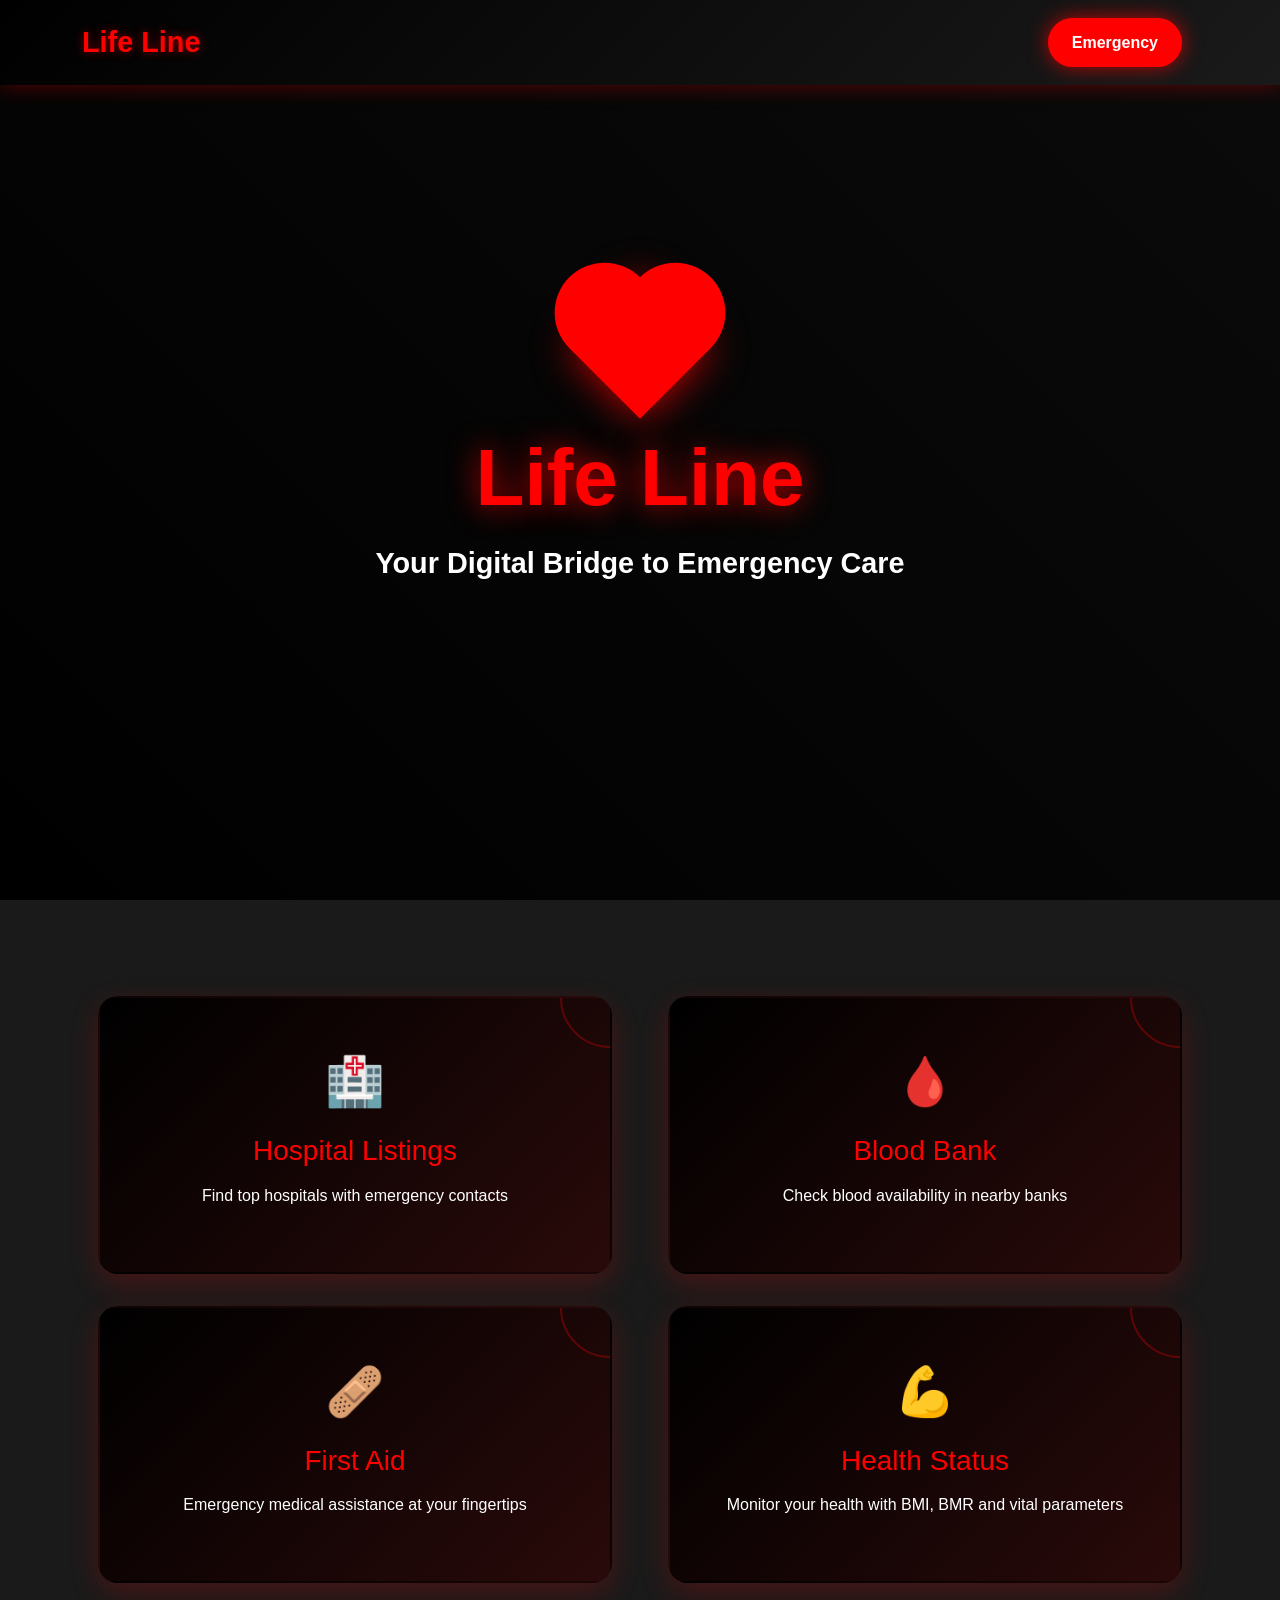
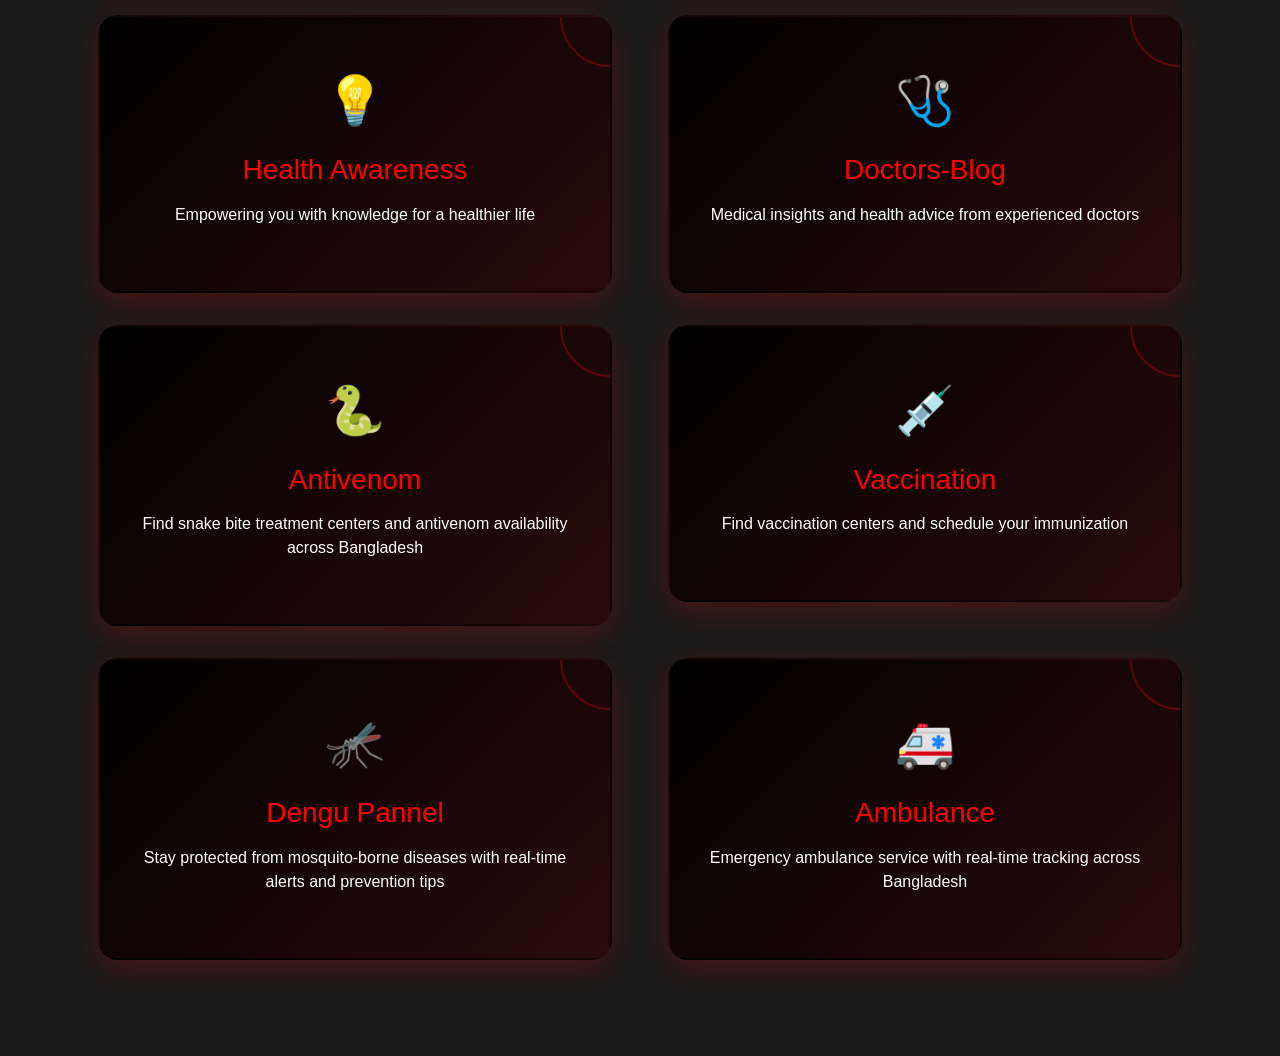
<file: Life-Line-Website/Life-Line-Website/index.html>
<!DOCTYPE html>
<html lang="en">
<head>
    <meta charset="UTF-8">
    <meta name="viewport" content="width=device-width, initial-scale=1.0">
    <title>Life Line - Your Digital Bridge to Emergency Care</title>
    <link href="https://cdn.jsdelivr.net/npm/bootstrap@5.3.0/dist/css/bootstrap.min.css" rel="stylesheet">
    <link rel="stylesheet" href="style.css">
</head>

<body>
     <!-- Navigation Bar -->
    <nav class="navbar navbar-expand-lg navbar-dark fixed-top">
        <div class="container">
            <a class="navbar-brand" href="#">
            <span class="brand-text">Life Line</span>
            </a>
            <div class="d-flex">
                <a href="emergency.html" class="emergency-btn blink">Emergency</a>
                <button class="navbar-toggler" type="button">
                <span class="navbar-toggler-icon"></span>
                </button>
            </div>
        </div>
    </nav>
<section class="hero-section">
    <div class="video-background">
        <video autoplay muted loop playsinline id="bgVideo">
            <source src="videos/heartbeat.mp4.mp4" type="video/mp4">
        </video>
        <div class="video-overlay"></div>
    </div>
         <div class="hero-content">
        <div class="heartbeat-animation">
            <div class="heart"></div>
            <h1 class="hero-title">Life Line</h1> 
            <p class="hero-tagline"><b>Your Digital Bridge to Emergency Care</b></p>
        </div>
</section>
    <!-- Services Section -->
    <section class="services-section">
        <div class="container">
            <div class="row">
                <!-- Hospital Panel -->
                <div class="col-md-6">
                    <div class="service-panel hospital-panel" onclick="location.href='hospital.html'">
                        <div class="panel-icon">🏥</div>
                        <h3>Hospital Listings</h3>
                        <p>Find top hospitals with emergency contacts</p>
                        <div class="animation-circle"></div>
                    </div>
                </div>
                
                <!-- Blood Bank Panel -->
                <div class="col-md-6">
                    <div class="service-panel bloodbank-panel" onclick="location.href='bloodbank.html'">
                        <div class="panel-icon">🩸</div>
                        <h3>Blood Bank</h3>
                        <p>Check blood availability in nearby banks</p>
                        <div class="animation-circle"></div>
                    </div>
                </div>
            
    

                <!-- FirstAid Panel -->
                <div class="col-md-6">
                    <div class="service-panel firstaid-pannel" onclick="location.href='firstaid.html'">
                        <div class="panel-icon">🩹</div>
                        <h3>First Aid</h3>
                        <p>Emergency medical assistance at your fingertips</p>
                        <div class="animation-circle"></div>
                    </div>
                </div>
            
        
    
                <!-- HealthStatus Panel -->
                <div class="col-md-6">
                    <div class="service-panel healthstatus-pannel" onclick="location.href='healthstatus.html'">
                        <div class="panel-icon">💪</div>
                        <h3>Health Status</h3>
                        <p>Monitor your health with BMI, BMR and vital parameters</p>
                        <div class="animation-circle"></div>
                    </div>
                </div>
            
        

                <!-- HealthAwareness Panel -->
                <div class="col-md-6">
                    <div class="service-panel healthawareness-pannel" onclick="location.href='awareness.html'">
                        <div class="panel-icon">💡</div>
                        <h3>Health Awareness</h3>
                        <p>Empowering you with knowledge for a healthier life</p>
                        <div class="animation-circle"></div>
                    </div>
                </div>

                 <!-- DoctorsBlog Panel -->
                <div class="col-md-6">
                    <div class="service-panel doctors-blog-pannel" onclick="location.href='doctors-blog.html'">
                        <div class="panel-icon">🩺</div>
                        <h3>Doctors-Blog</h3>
                        <p>Medical insights and health advice from experienced doctors</p>
                        <div class="animation-circle"></div>
                    </div>
                </div>

                <!-- Antivenom Panel -->
                <div class="col-md-6">
                    <div class="service-panel antivenom-pannel" onclick="location.href='antivenom.html'">
                        <div class="panel-icon">🐍</div>
                        <h3>Antivenom</h3>
                        <p>Find snake bite treatment centers and antivenom availability across Bangladesh</p>
                        <div class="animation-circle"></div>
                    </div>
                </div>
                
                <!-- Vaccination Panel -->
                <div class="col-md-6">
                    <div class="service-panel vaccination-pannel" onclick="location.href='vaccination.html'">
                        <div class="panel-icon">💉</div>
                        <h3>Vaccination</h3>
                        <p>Find vaccination centers and schedule your immunization</p>
                        <div class="animation-circle"></div>
                    </div>
                </div>

                <!-- Dengu Panel -->
                <div class="col-md-6">
                    <div class="service-panel dengu-pannel" onclick="location.href='dengu.html'">
                        <div class="panel-icon">🦟</div>
                        <h3>Dengu Pannel</h3>
                        <p>Stay protected from mosquito-borne diseases with real-time alerts and prevention tips</p>
                        <div class="animation-circle"></div>
                    </div>
                </div>
            
                <!-- Ambulance Panel -->
                <div class="col-md-6">
                    <div class="service-panel ambulance-pannel" onclick="location.href='ambulance.html'">
                        <div class="panel-icon">🚑</div>
                        <h3>Ambulance</h3>
                        <p>Emergency ambulance service with real-time tracking across Bangladesh</p>
                        <div class="animation-circle"></div>
                    </div>
                </div>
              </div>  
          </div>
    </section>
 
    <script src="https://cdn.jsdelivr.net/npm/bootstrap@5.3.0/dist/js/bootstrap.bundle.min.js"></script>
    <script src="index.js"></script>
</body>
</html>
</file>
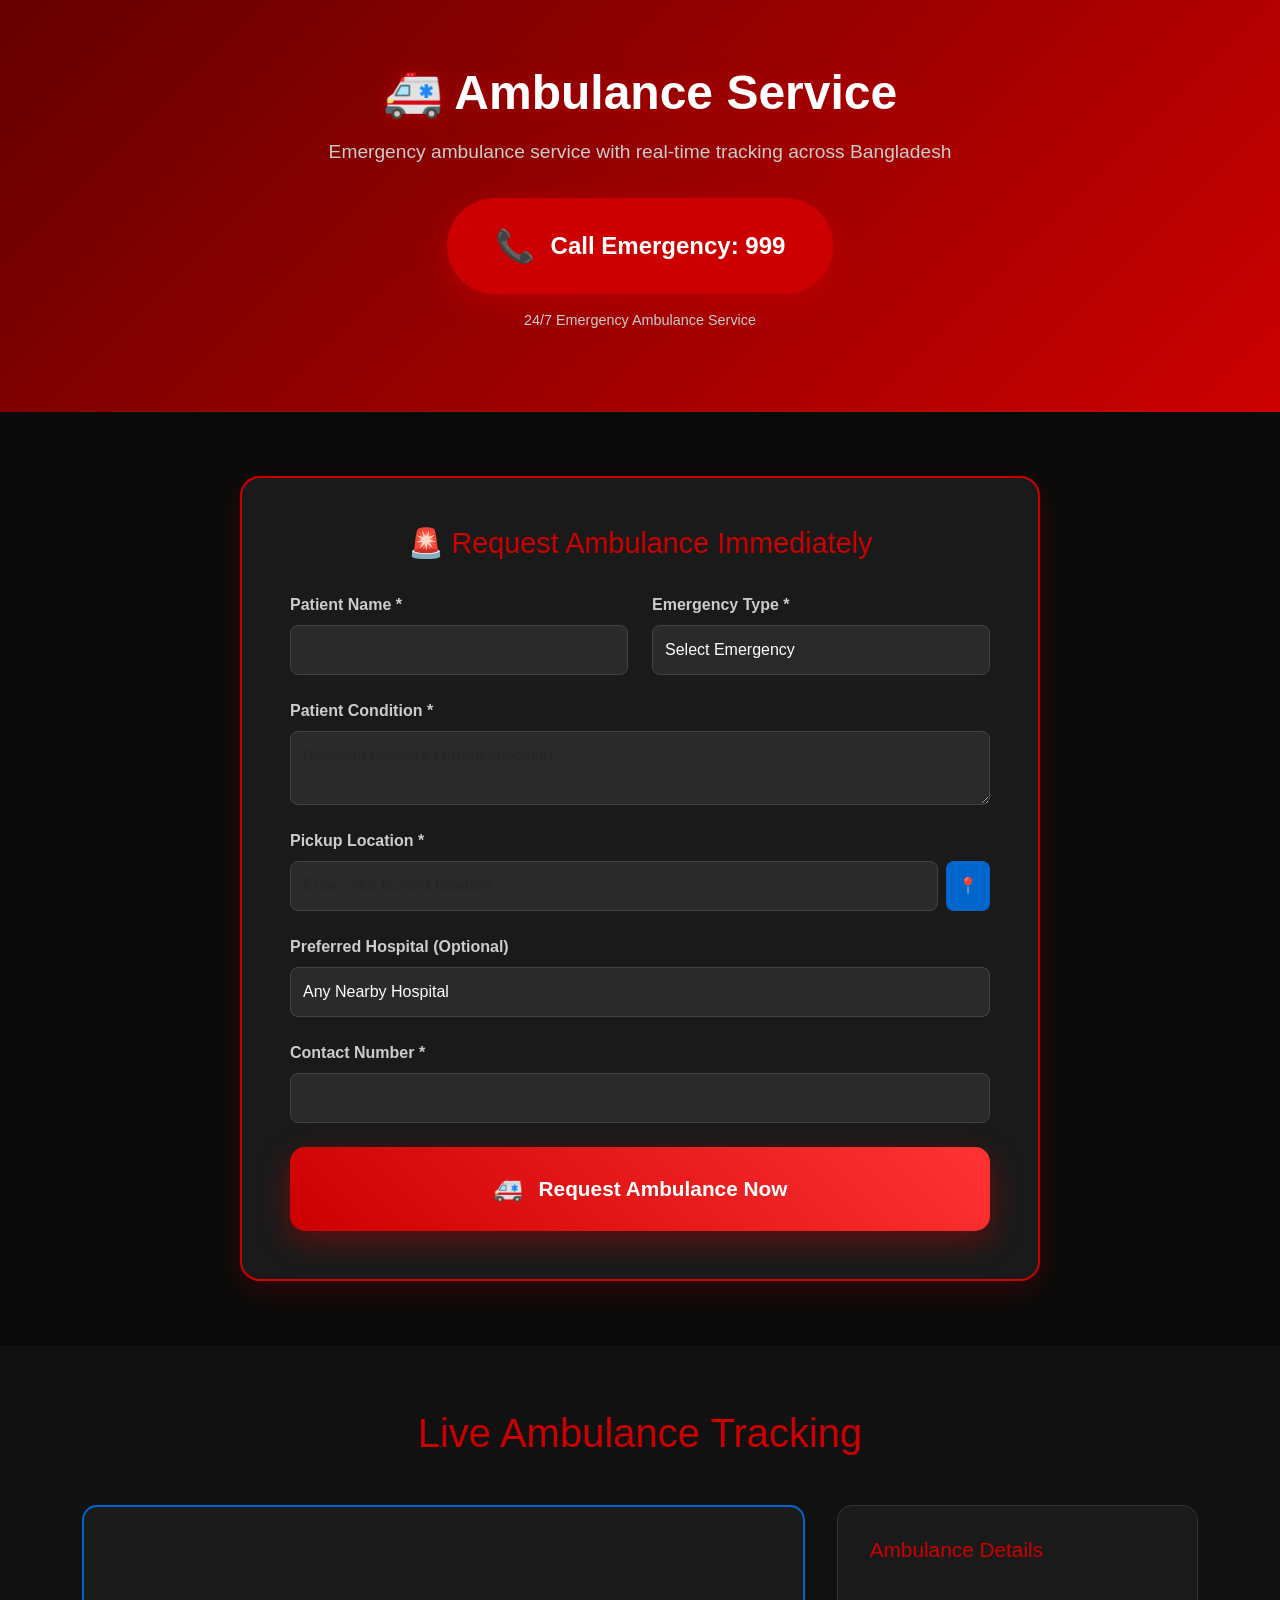
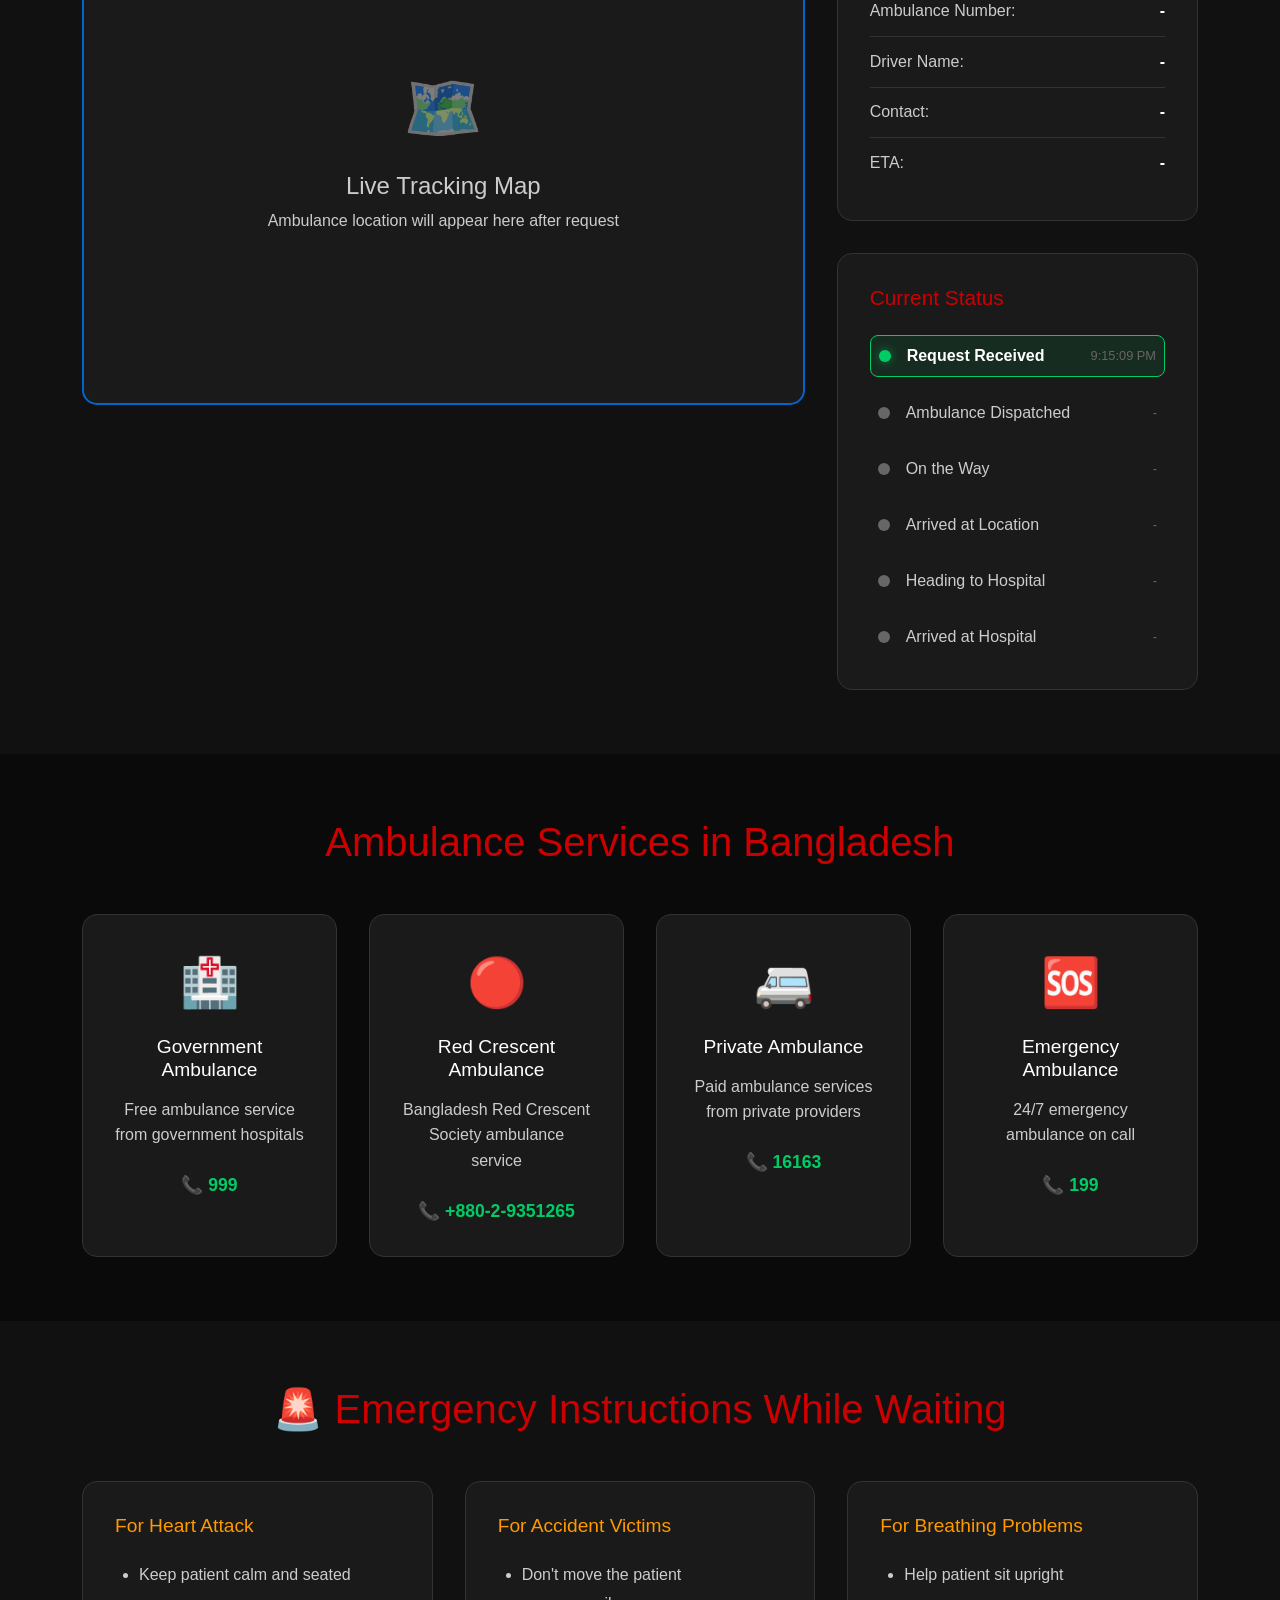
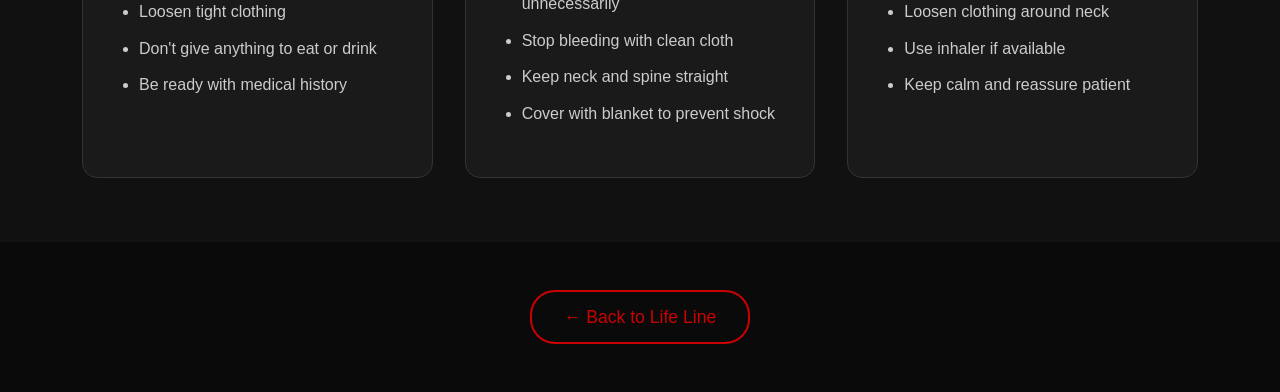
<file: Life-Line-Website/Life-Line-Website/ambulance.html>
<!DOCTYPE html>
<html lang="en">
<head>
    <meta charset="UTF-8">
    <meta name="viewport" content="width=device-width, initial-scale=1.0">
    <title>Ambulance Service - Life Line</title>
    <link href="https://cdn.jsdelivr.net/npm/bootstrap@5.3.0/dist/css/bootstrap.min.css" rel="stylesheet">
    <link rel="stylesheet" href="ambulance.css">
</head>
<body>
    <!-- Ambulance Header -->
    <header class="ambulance-header">
        <div class="container">
            <h1 class="ambulance-title">🚑 Ambulance Service</h1>
            <p class="ambulance-subtitle">Emergency ambulance service with real-time tracking across Bangladesh</p>
            
            <!-- Emergency Call Button -->
            <div class="emergency-call">
                <button class="emergency-btn" onclick="callEmergency()">
                    <span class="call-icon">📞</span>
                    Call Emergency: 999
                </button>
                <p class="call-note">24/7 Emergency Ambulance Service</p>
            </div>
        </div>
    </header>

    <!-- Quick Ambulance Request -->
    <section class="request-section">
        <div class="container">
            <div class="request-card">
                <h3>🚨 Request Ambulance Immediately</h3>
                <form id="ambulanceForm">
                    <div class="row">
                        <div class="col-md-6">
                            <div class="form-group">
                                <label for="patientName">Patient Name *</label>
                                <input type="text" id="patientName" class="form-control" required>
                            </div>
                        </div>
                        <div class="col-md-6">
                            <div class="form-group">
                                <label for="emergencyType">Emergency Type *</label>
                                <select id="emergencyType" class="form-control" required>
                                    <option value="">Select Emergency</option>
                                    <option value="heart-attack">Heart Attack</option>
                                    <option value="accident">Road Accident</option>
                                    <option value="stroke">Stroke</option>
                                    <option value="pregnancy">Pregnancy Emergency</option>
                                    <option value="breathing">Breathing Problem</option>
                                    <option value="other">Other Emergency</option>
                                </select>
                            </div>
                        </div>
                    </div>

                    <div class="form-group">
                        <label for="patientCondition">Patient Condition *</label>
                        <textarea id="patientCondition" class="form-control" rows="2" placeholder="Describe patient's current condition..." required></textarea>
                    </div>

                    <div class="form-group">
                        <label for="pickupLocation">Pickup Location *</label>
                        <div class="location-input">
                            <input type="text" id="pickupLocation" class="form-control" placeholder="Enter your current location" required>
                            <button type="button" class="location-btn" onclick="getCurrentLocation()">📍</button>
                        </div>
                    </div>

                    <div class="form-group">
                        <label for="hospitalPreference">Preferred Hospital (Optional)</label>
                        <select id="hospitalPreference" class="form-control">
                            <option value="">Any Nearby Hospital</option>
                            <option value="dmch">Dhaka Medical College Hospital</option>
                            <option value="bsmmu">Bangabandhu Sheikh Mujib Medical University</option>
                            <option value="apollo">Apollo Hospitals</option>
                            <option value="square">Square Hospitals</option>
                        </select>
                    </div>

                    <div class="form-group">
                        <label for="contactNumber">Contact Number *</label>
                        <input type="tel" id="contactNumber" class="form-control" required>
                    </div>

                    <button type="submit" class="request-btn">
                        <span class="btn-icon">🚑</span>
                        Request Ambulance Now
                    </button>
                </form>
            </div>
        </div>
    </section>

    <!-- Ambulance Tracking -->
    <section class="tracking-section">
        <div class="container">
            <h2 class="section-title">Live Ambulance Tracking</h2>
            
            <div class="tracking-container">
                <div class="tracking-map" id="trackingMap">
                    <!-- Map will be displayed here -->
                    <div class="map-placeholder">
                        <div class="map-icon">🗺️</div>
                        <h4>Live Tracking Map</h4>
                        <p>Ambulance location will appear here after request</p>
                    </div>
                </div>

                <div class="tracking-info">
                    <div class="tracking-card">
                        <h4>Ambulance Details</h4>
                        <div class="ambulance-info">
                            <div class="info-item">
                                <span class="label">Ambulance Number:</span>
                                <span class="value" id="ambulanceNumber">-</span>
                            </div>
                            <div class="info-item">
                                <span class="label">Driver Name:</span>
                                <span class="value" id="driverName">-</span>
                            </div>
                            <div class="info-item">
                                <span class="label">Contact:</span>
                                <span class="value" id="driverContact">-</span>
                            </div>
                            <div class="info-item">
                                <span class="label">ETA:</span>
                                <span class="value" id="eta">-</span>
                            </div>
                        </div>
                    </div>

                    <div class="status-card">
                        <h4>Current Status</h4>
                        <div class="status-timeline">
                            <div class="status-item active">
                                <div class="status-dot"></div>
                                <span class="status-text">Request Received</span>
                                <span class="status-time" id="requestTime">-</span>
                            </div>
                            <div class="status-item">
                                <div class="status-dot"></div>
                                <span class="status-text">Ambulance Dispatched</span>
                                <span class="status-time">-</span>
                            </div>
                            <div class="status-item">
                                <div class="status-dot"></div>
                                <span class="status-text">On the Way</span>
                                <span class="status-time">-</span>
                            </div>
                            <div class="status-item">
                                <div class="status-dot"></div>
                                <span class="status-text">Arrived at Location</span>
                                <span class="status-time">-</span>
                            </div>
                            <div class="status-item">
                                <div class="status-dot"></div>
                                <span class="status-text">Heading to Hospital</span>
                                <span class="status-time">-</span>
                            </div>
                            <div class="status-item">
                                <div class="status-dot"></div>
                                <span class="status-text">Arrived at Hospital</span>
                                <span class="status-time">-</span>
                            </div>
                        </div>
                    </div>
                </div>
            </div>
        </div>
    </section>

    <!-- Available Ambulance Services -->
    <section class="services-section">
        <div class="container">
            <h2 class="section-title">Ambulance Services in Bangladesh</h2>
            <div class="services-grid">
                <div class="service-card">
                    <div class="service-icon">🏥</div>
                    <h4>Government Ambulance</h4>
                    <p>Free ambulance service from government hospitals</p>
                    <div class="service-contact">📞 999</div>
                </div>

                <div class="service-card">
                    <div class="service-icon">🔴</div>
                    <h4>Red Crescent Ambulance</h4>
                    <p>Bangladesh Red Crescent Society ambulance service</p>
                    <div class="service-contact">📞 +880-2-9351265</div>
                </div>

                <div class="service-card">
                    <div class="service-icon">🚐</div>
                    <h4>Private Ambulance</h4>
                    <p>Paid ambulance services from private providers</p>
                    <div class="service-contact">📞 16163</div>
                </div>

                <div class="service-card">
                    <div class="service-icon">🆘</div>
                    <h4>Emergency Ambulance</h4>
                    <p>24/7 emergency ambulance on call</p>
                    <div class="service-contact">📞 199</div>
                </div>
            </div>
        </div>
    </section>

    <!-- Emergency Instructions -->
    <section class="instructions-section">
        <div class="container">
            <h2 class="section-title">🚨 Emergency Instructions While Waiting</h2>
            <div class="instructions-grid">
                <div class="instruction-card">
                    <h4>For Heart Attack</h4>
                    <ul>
                        <li>Keep patient calm and seated</li>
                        <li>Loosen tight clothing</li>
                        <li>Don't give anything to eat or drink</li>
                        <li>Be ready with medical history</li>
                    </ul>
                </div>

                <div class="instruction-card">
                    <h4>For Accident Victims</h4>
                    <ul>
                        <li>Don't move the patient unnecessarily</li>
                        <li>Stop bleeding with clean cloth</li>
                        <li>Keep neck and spine straight</li>
                        <li>Cover with blanket to prevent shock</li>
                    </ul>
                </div>

                <div class="instruction-card">
                    <h4>For Breathing Problems</h4>
                    <ul>
                        <li>Help patient sit upright</li>
                        <li>Loosen clothing around neck</li>
                        <li>Use inhaler if available</li>
                        <li>Keep calm and reassure patient</li>
                    </ul>
                </div>
            </div>
        </div>
    </section>

    <!-- Back to Home -->
    <div class="back-home">
        <a href="index.html" class="back-btn">← Back to Life Line</a>
    </div>

    <script src="ambulance.js"></script>
</body>
</html>
</file>
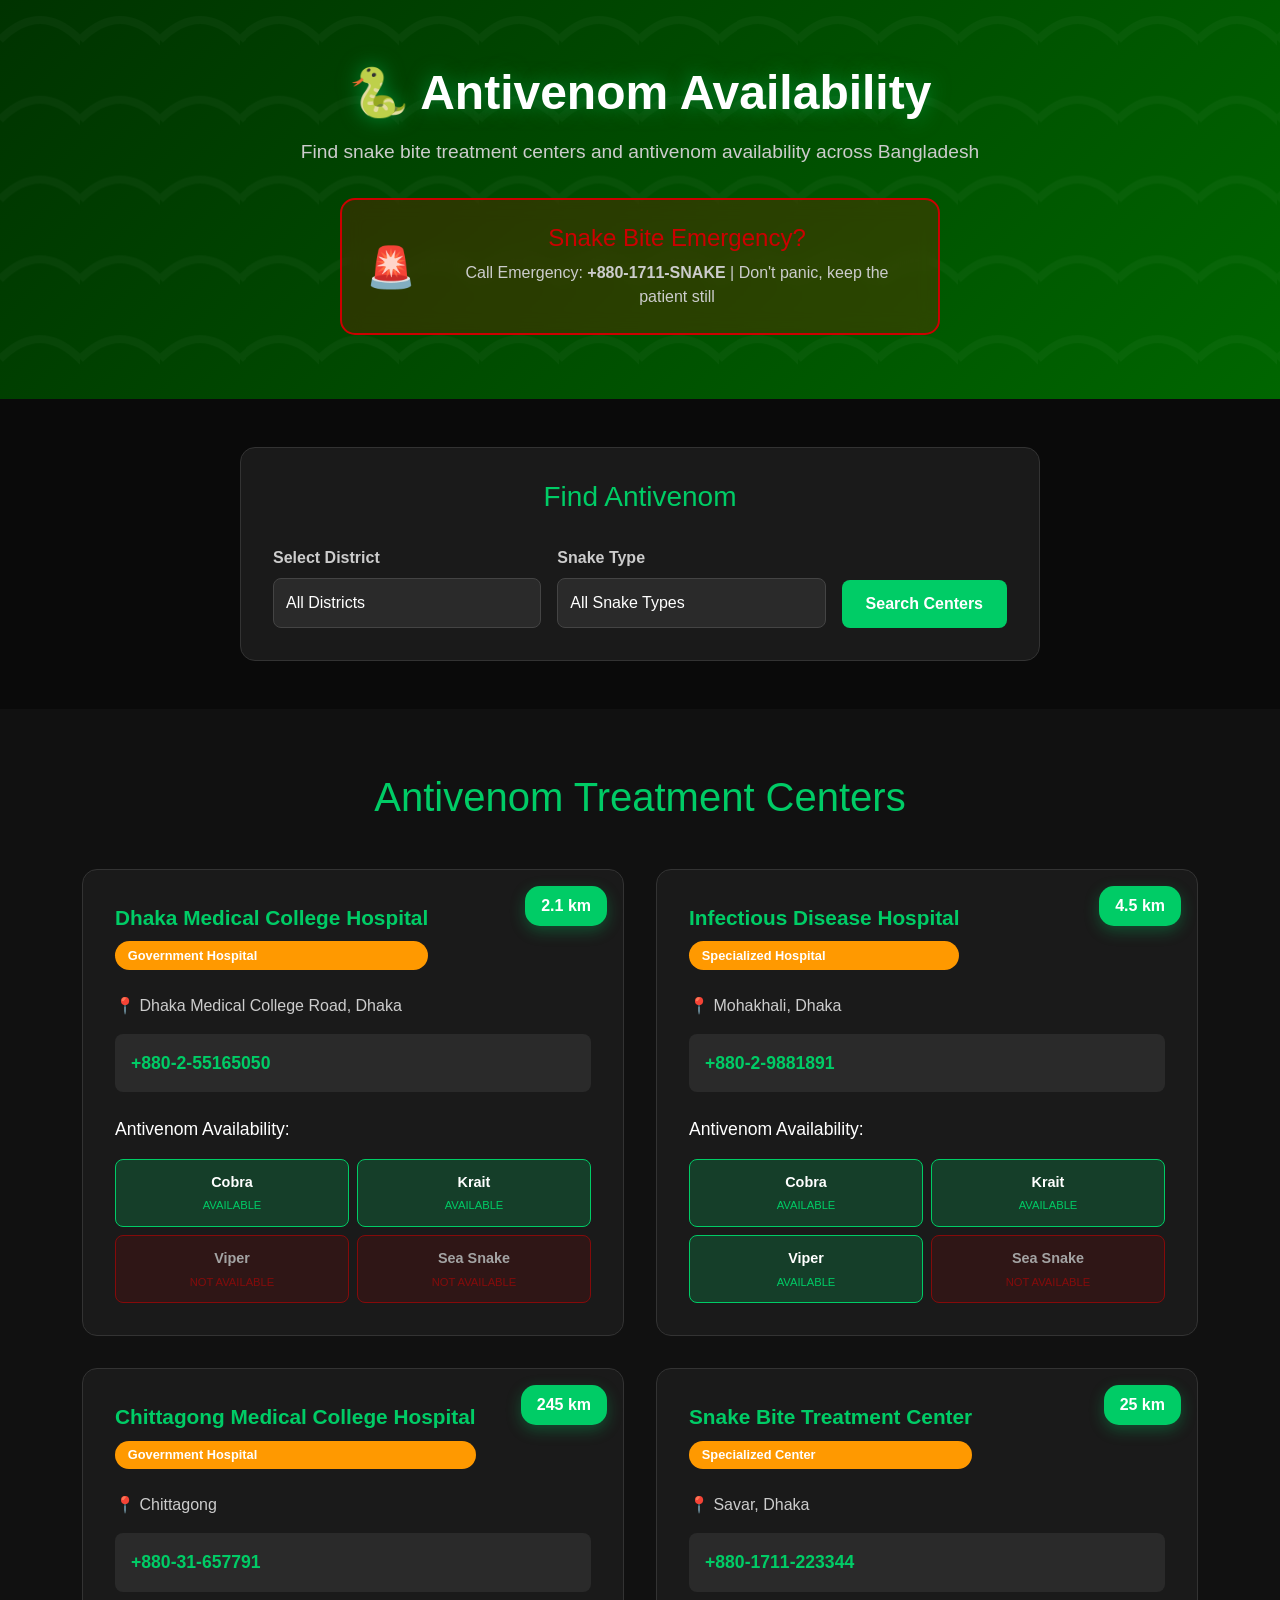
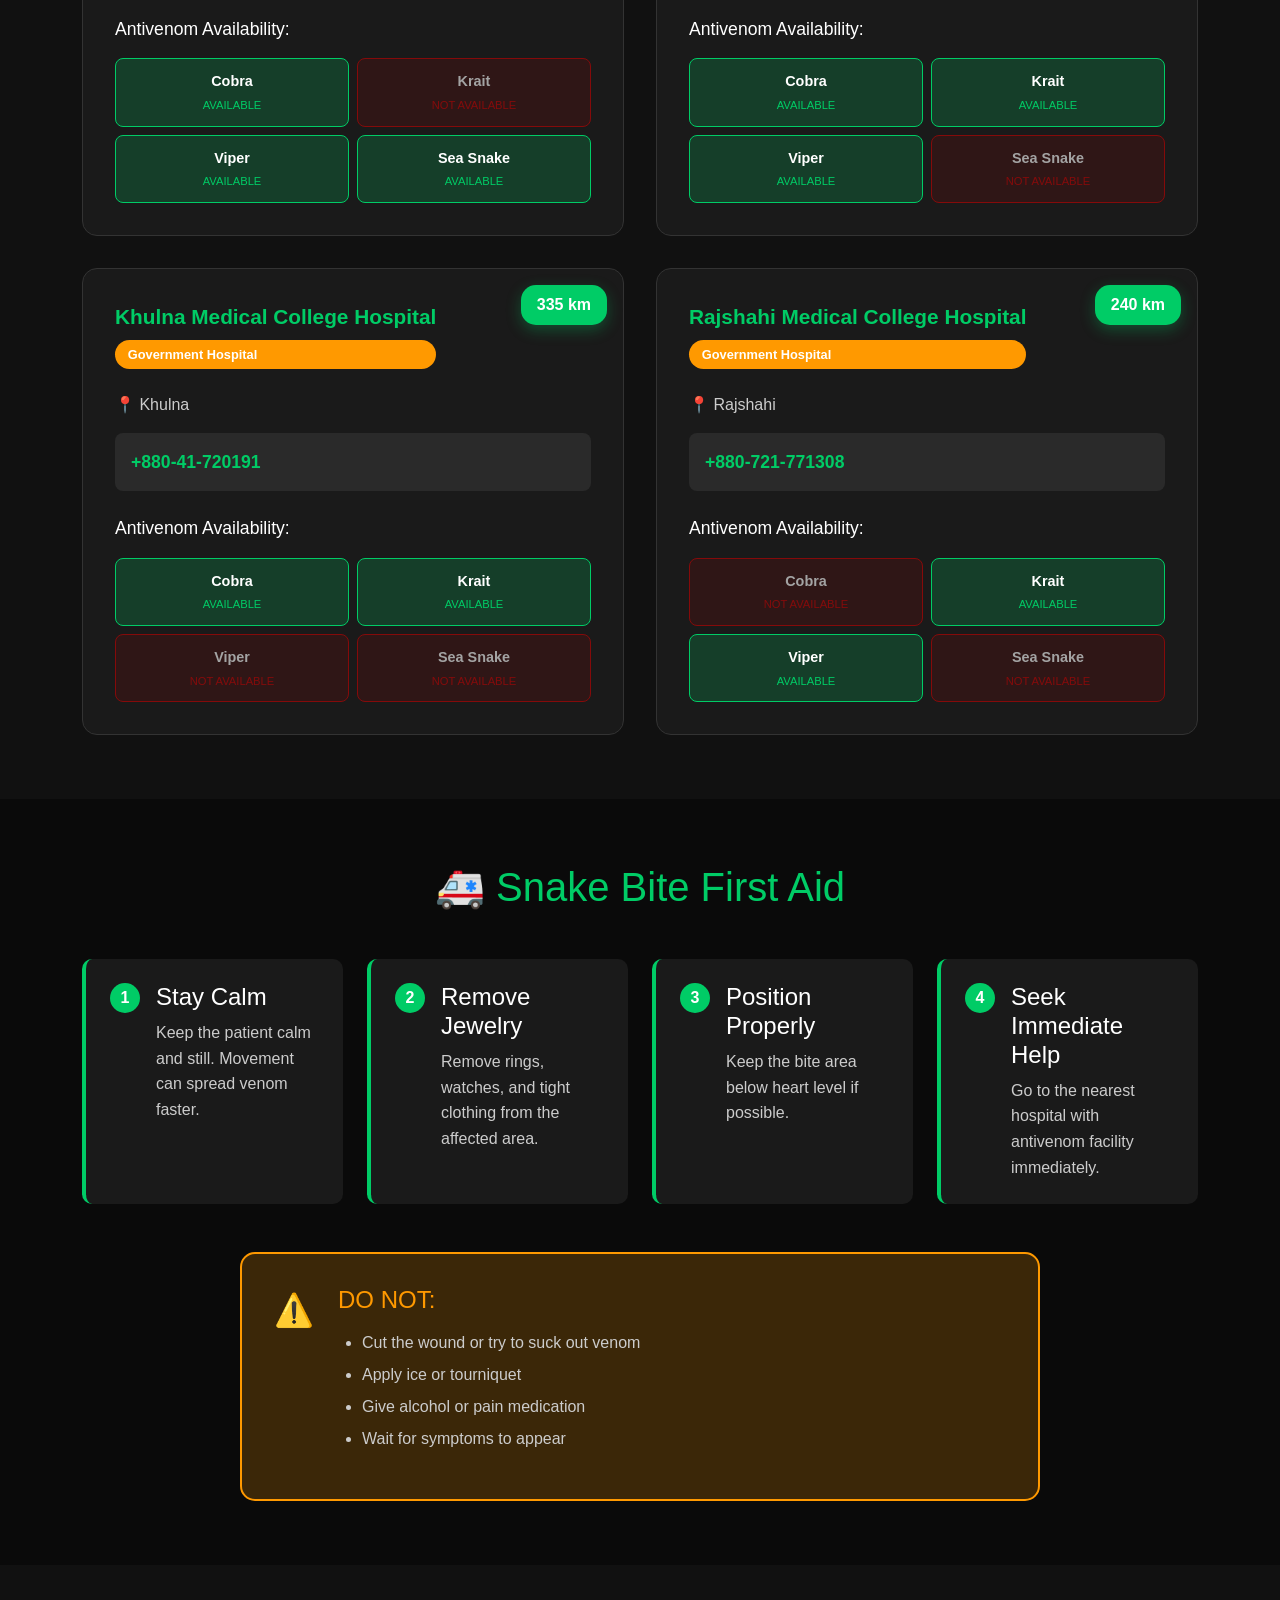
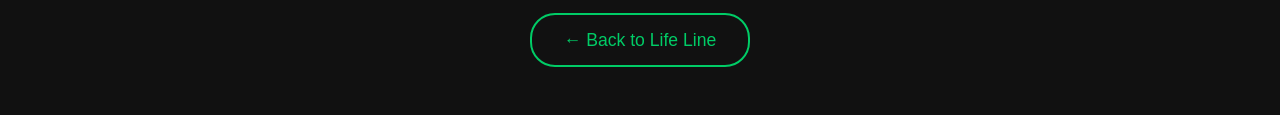
<file: Life-Line-Website/Life-Line-Website/antivenom.html>
<!DOCTYPE html>
<html lang="en">
<head>
    <meta charset="UTF-8">
    <meta name="viewport" content="width=device-width, initial-scale=1.0">
    <title>Antivenom Availability - Life Line</title>
    <link href="https://cdn.jsdelivr.net/npm/bootstrap@5.3.0/dist/css/bootstrap.min.css" rel="stylesheet">
    <link rel="stylesheet" href="antivenom.css">
</head>
<body>
    <!-- Antivenom Header -->
    <header class="antivenom-header">
        <div class="container">
            <h1 class="antivenom-title">🐍 Antivenom Availability</h1>
            <p class="antivenom-subtitle">Find snake bite treatment centers and antivenom availability across Bangladesh</p>
            
            <!-- Emergency Alert -->
            <div class="emergency-alert">
                <div class="alert-icon">🚨</div>
                <div class="alert-content">
                    <h4>Snake Bite Emergency?</h4>
                    <p>Call Emergency: <strong>+880-1711-SNAKE</strong> | Don't panic, keep the patient still</p>
                </div>
            </div>
        </div>
    </header>

    <!-- Antivenom Filter -->
    <section class="filter-section">
        <div class="container">
            <div class="filter-card">
                <h3>Find Antivenom</h3>
                <div class="filter-options">
                    <div class="filter-group">
                        <label for="cityFilter">Select District</label>
                        <select id="cityFilter" class="form-control">
                            <option value="all">All Districts</option>
                            <option value="dhaka">Dhaka</option>
                            <option value="chittagong">Chittagong</option>
                            <option value="khulna">Khulna</option>
                            <option value="rajshahi">Rajshahi</option>
                            <option value="sylhet">Sylhet</option>
                            <option value="barisal">Barisal</option>
                            <option value="rangpur">Rangpur</option>
                            <option value="mymensingh">Mymensingh</option>
                        </select>
                    </div>
                    
                    <div class="filter-group">
                        <label for="venomFilter">Snake Type</label>
                        <select id="venomFilter" class="form-control">
                            <option value="all">All Snake Types</option>
                            <option value="cobra">Cobra</option>
                            <option value="krait">Krait</option>
                            <option value="viper">Viper</option>
                            <option value="sea-snake">Sea Snake</option>
                            <option value="unknown">Unknown</option>
                        </select>
                    </div>
                    
                    <button class="search-btn" onclick="filterCenters()">Search Centers</button>
                </div>
            </div>
        </div>
    </section>

    <!-- Antivenom Centers -->
    <section class="centers-section">
        <div class="container">
            <h2 class="section-title">Antivenom Treatment Centers</h2>
            <div class="centers-grid" id="centersGrid">
                <!-- Centers will be loaded dynamically -->
            </div>
        </div>
    </section>

    <!-- First Aid Guide -->
    <section class="firstaid-section">
        <div class="container">
            <h2 class="section-title">🚑 Snake Bite First Aid</h2>
            <div class="firstaid-steps">
                <div class="step-card">
                    <div class="step-number">1</div>
                    <div class="step-content">
                        <h4>Stay Calm</h4>
                        <p>Keep the patient calm and still. Movement can spread venom faster.</p>
                    </div>
                </div>
                
                <div class="step-card">
                    <div class="step-number">2</div>
                    <div class="step-content">
                        <h4>Remove Jewelry</h4>
                        <p>Remove rings, watches, and tight clothing from the affected area.</p>
                    </div>
                </div>
                
                <div class="step-card">
                    <div class="step-number">3</div>
                    <div class="step-content">
                        <h4>Position Properly</h4>
                        <p>Keep the bite area below heart level if possible.</p>
                    </div>
                </div>
                
                <div class="step-card">
                    <div class="step-number">4</div>
                    <div class="step-content">
                        <h4>Seek Immediate Help</h4>
                        <p>Go to the nearest hospital with antivenom facility immediately.</p>
                    </div>
                </div>
            </div>
            
            <div class="warning-box">
                <div class="warning-icon">⚠️</div>
                <div class="warning-content">
                    <h4>DO NOT:</h4>
                    <ul>
                        <li>Cut the wound or try to suck out venom</li>
                        <li>Apply ice or tourniquet</li>
                        <li>Give alcohol or pain medication</li>
                        <li>Wait for symptoms to appear</li>
                    </ul>
                </div>
            </div>
        </div>
    </section>

    <!-- Back to Home -->
    <div class="back-home">
        <a href="index.html" class="back-btn">← Back to Life Line</a>
    </div>

    <script src="antivenom.js"></script>
</body>
</html>
</file>
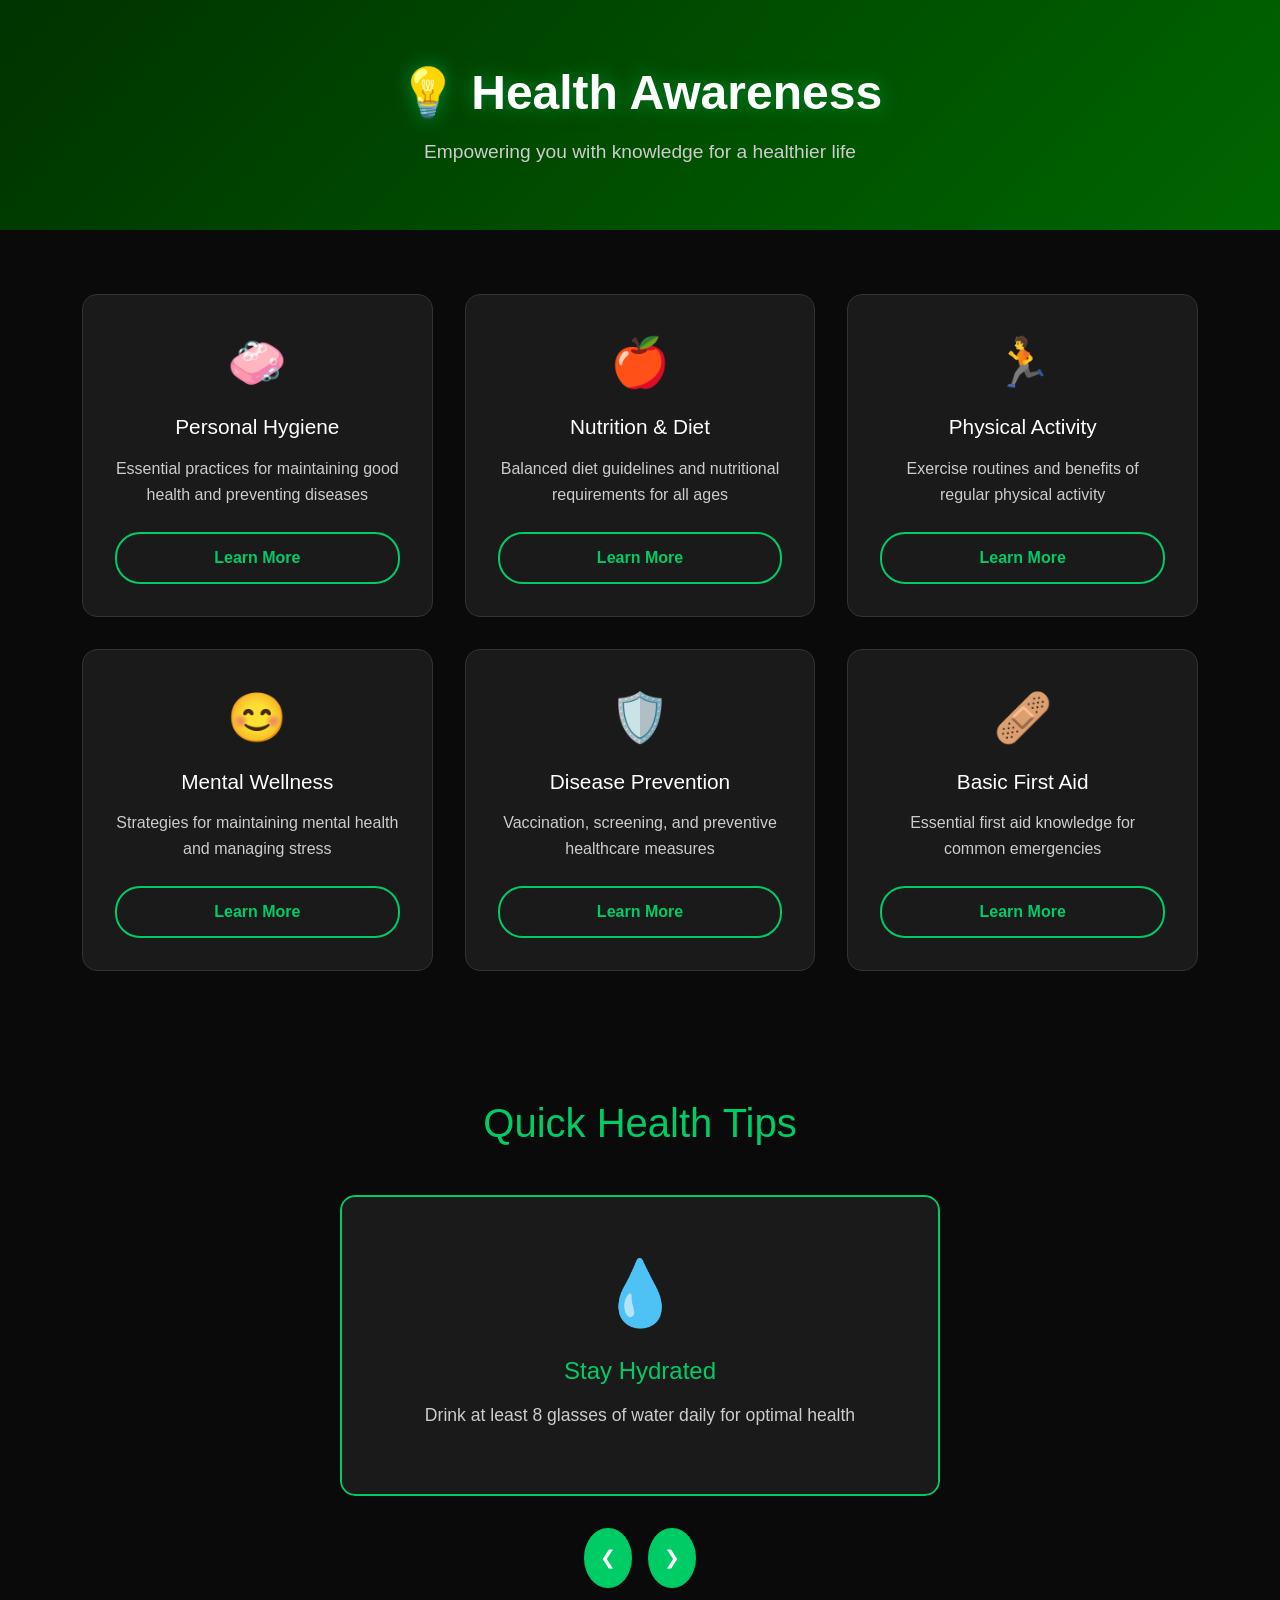
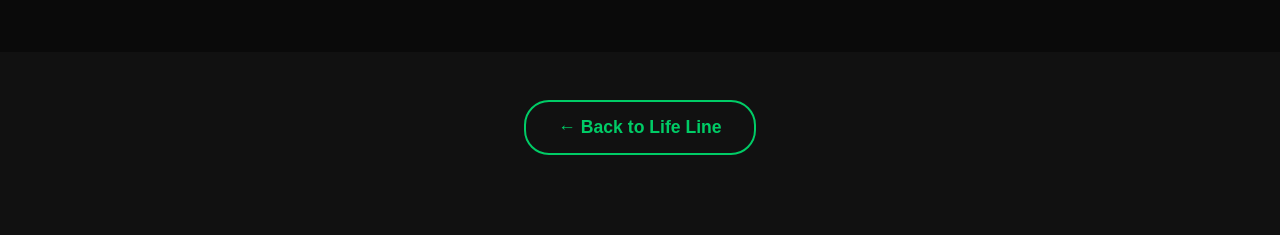
<file: Life-Line-Website/Life-Line-Website/awareness.html>
<!DOCTYPE html>
<html lang="en">
<head>
    <meta charset="UTF-8">
    <meta name="viewport" content="width=device-width, initial-scale=1.0">
    <title>Health Awareness - Life Line</title>
    <link href="https://cdn.jsdelivr.net/npm/bootstrap@5.3.0/dist/css/bootstrap.min.css" rel="stylesheet">
    <link rel="stylesheet" href="awareness.css">
</head>
<body>
    <!-- Awareness Header -->
    <header class="awareness-header">
        <div class="container">
            <h1 class="awareness-title">💡 Health Awareness</h1>
            <p class="awareness-subtitle">Empowering you with knowledge for a healthier life</p>
        </div>
    </header>

    <!-- Awareness Topics -->
    <section class="topics-section">
        <div class="container">
            <div class="topics-grid">
                <div class="topic-card" data-topic="hygiene">
                    <div class="topic-icon">🧼</div>
                    <h3>Personal Hygiene</h3>
                    <p>Essential practices for maintaining good health and preventing diseases</p>
                    <button class="topic-btn" onclick="showTopicDetail('hygiene')">Learn More</button>
                </div>

                <div class="topic-card" data-topic="nutrition">
                    <div class="topic-icon">🍎</div>
                    <h3>Nutrition & Diet</h3>
                    <p>Balanced diet guidelines and nutritional requirements for all ages</p>
                    <button class="topic-btn" onclick="showTopicDetail('nutrition')">Learn More</button>
                </div>

                <div class="topic-card" data-topic="exercise">
                    <div class="topic-icon">🏃</div>
                    <h3>Physical Activity</h3>
                    <p>Exercise routines and benefits of regular physical activity</p>
                    <button class="topic-btn" onclick="showTopicDetail('exercise')">Learn More</button>
                </div>

                <div class="topic-card" data-topic="mental">
                    <div class="topic-icon">😊</div>
                    <h3>Mental Wellness</h3>
                    <p>Strategies for maintaining mental health and managing stress</p>
                    <button class="topic-btn" onclick="showTopicDetail('mental')">Learn More</button>
                </div>

                <div class="topic-card" data-topic="prevention">
                    <div class="topic-icon">🛡️</div>
                    <h3>Disease Prevention</h3>
                    <p>Vaccination, screening, and preventive healthcare measures</p>
                    <button class="topic-btn" onclick="showTopicDetail('prevention')">Learn More</button>
                </div>

                <div class="topic-card" data-topic="firstaid">
                    <div class="topic-icon">🩹</div>
                    <h3>Basic First Aid</h3>
                    <p>Essential first aid knowledge for common emergencies</p>
                    <button class="topic-btn" onclick="showTopicDetail('firstaid')">Learn More</button>
                </div>
            </div>
        </div>
    </section>

    <!-- Detailed Topic View -->
    <section class="detail-section" id="detailSection" style="display: none;">
        <div class="container">
            <button class="back-btn" onclick="hideTopicDetail()">← Back to Topics</button>
            <div class="detail-content" id="detailContent">
                <!-- Content will be loaded dynamically -->
            </div>
        </div>
    </section>

    <!-- Health Tips Carousel -->
    <section class="tips-section">
        <div class="container">
            <h2 class="section-title">Quick Health Tips</h2>
            <div class="tips-carousel">
                <div class="tip-slide active">
                    <div class="tip-icon">💧</div>
                    <h4>Stay Hydrated</h4>
                    <p>Drink at least 8 glasses of water daily for optimal health</p>
                </div>
                <div class="tip-slide">
                    <div class="tip-icon">🛌</div>
                    <h4>Quality Sleep</h4>
                    <p>Aim for 7-9 hours of uninterrupted sleep each night</p>
                </div>
                <div class="tip-slide">
                    <div class="tip-icon">🚭</div>
                    <h4>Avoid Smoking</h4>
                    <p>Quit smoking to reduce risk of heart disease and cancer</p>
                </div>
                <div class="tip-slide">
                    <div class="tip-icon">🧘</div>
                    <h4>Manage Stress</h4>
                    <p>Practice meditation and relaxation techniques daily</p>
                </div>
            </div>
            <div class="carousel-controls">
                <button class="carousel-btn" onclick="prevTip()">❮</button>
                <button class="carousel-btn" onclick="nextTip()">❯</button>
            </div>
        </div>
    </section>

    <!-- Back to Home -->
    <div class="back-home">
        <a href="index.html" class="back-btn">← Back to Life Line</a>
    </div>

    <script src="awareness.js"></script>
</body>
</html>
</file>
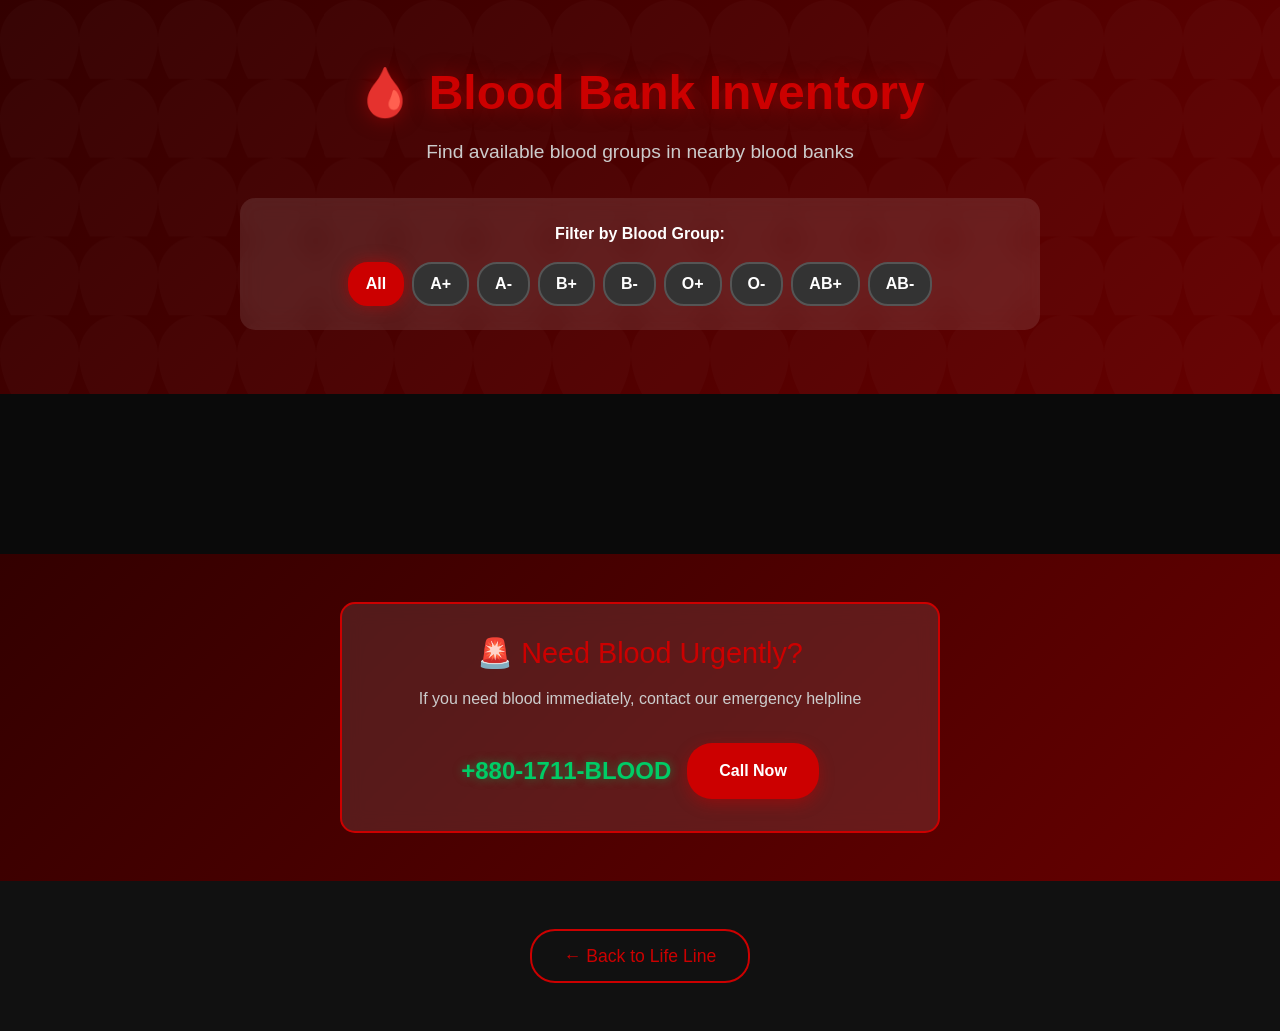
<file: Life-Line-Website/Life-Line-Website/bloodbank.html>
<!DOCTYPE html>
<html lang="en">
<head>
    <meta charset="UTF-8">
    <meta name="viewport" content="width=device-width, initial-scale=1.0">
    <title>Blood Bank - Life Line</title>
    <link href="https://cdn.jsdelivr.net/npm/bootstrap@5.3.0/dist/css/bootstrap.min.css" rel="stylesheet">
    <link rel="stylesheet" href="bloodbank.css">
</head>
<body>
    <!-- Blood Bank Header -->
    <header class="bloodbank-header">
        <div class="container">
            <h1 class="bloodbank-title">🩸 Blood Bank Inventory</h1>
            <p class="bloodbank-subtitle">Find available blood groups in nearby blood banks</p>
            
            <!-- Blood Group Filter -->
            <div class="blood-filter">
                <div class="filter-title">Filter by Blood Group:</div>
                <div class="blood-groups">
                    <button class="blood-btn active" data-group="all">All</button>
                    <button class="blood-btn" data-group="A+">A+</button>
                    <button class="blood-btn" data-group="A-">A-</button>
                    <button class="blood-btn" data-group="B+">B+</button>
                    <button class="blood-btn" data-group="B-">B-</button>
                    <button class="blood-btn" data-group="O+">O+</button>
                    <button class="blood-btn" data-group="O-">O-</button>
                    <button class="blood-btn" data-group="AB+">AB+</button>
                    <button class="blood-btn" data-group="AB-">AB-</button>
                </div>
            </div>
        </div>
    </header>

    <!-- Blood Banks Grid -->
    <section class="bloodbanks-section">
        <div class="container">
            <div class="bloodbanks-grid" id="bloodbanksGrid">
                <!-- Blood banks will be loaded dynamically -->
            </div>
        </div>
    </section>

    <!-- Emergency Blood Request -->
    <section class="emergency-request">
        <div class="container">
            <div class="emergency-card">
                <h3>🚨 Need Blood Urgently?</h3>
                <p>If you need blood immediately, contact our emergency helpline</p>
                <div class="emergency-contact">
                    <span class="emergency-number">+880-1711-BLOOD</span>
                    <button class="emergency-btn">Call Now</button>
                </div>
            </div>
        </div>
    </section>

    <!-- Back to Home -->
    <div class="back-home">
        <a href="index.html" class="back-btn">← Back to Life Line</a>
    </div>

    <script src="bloodbank.js"></script>
</body>
</html>
</file>
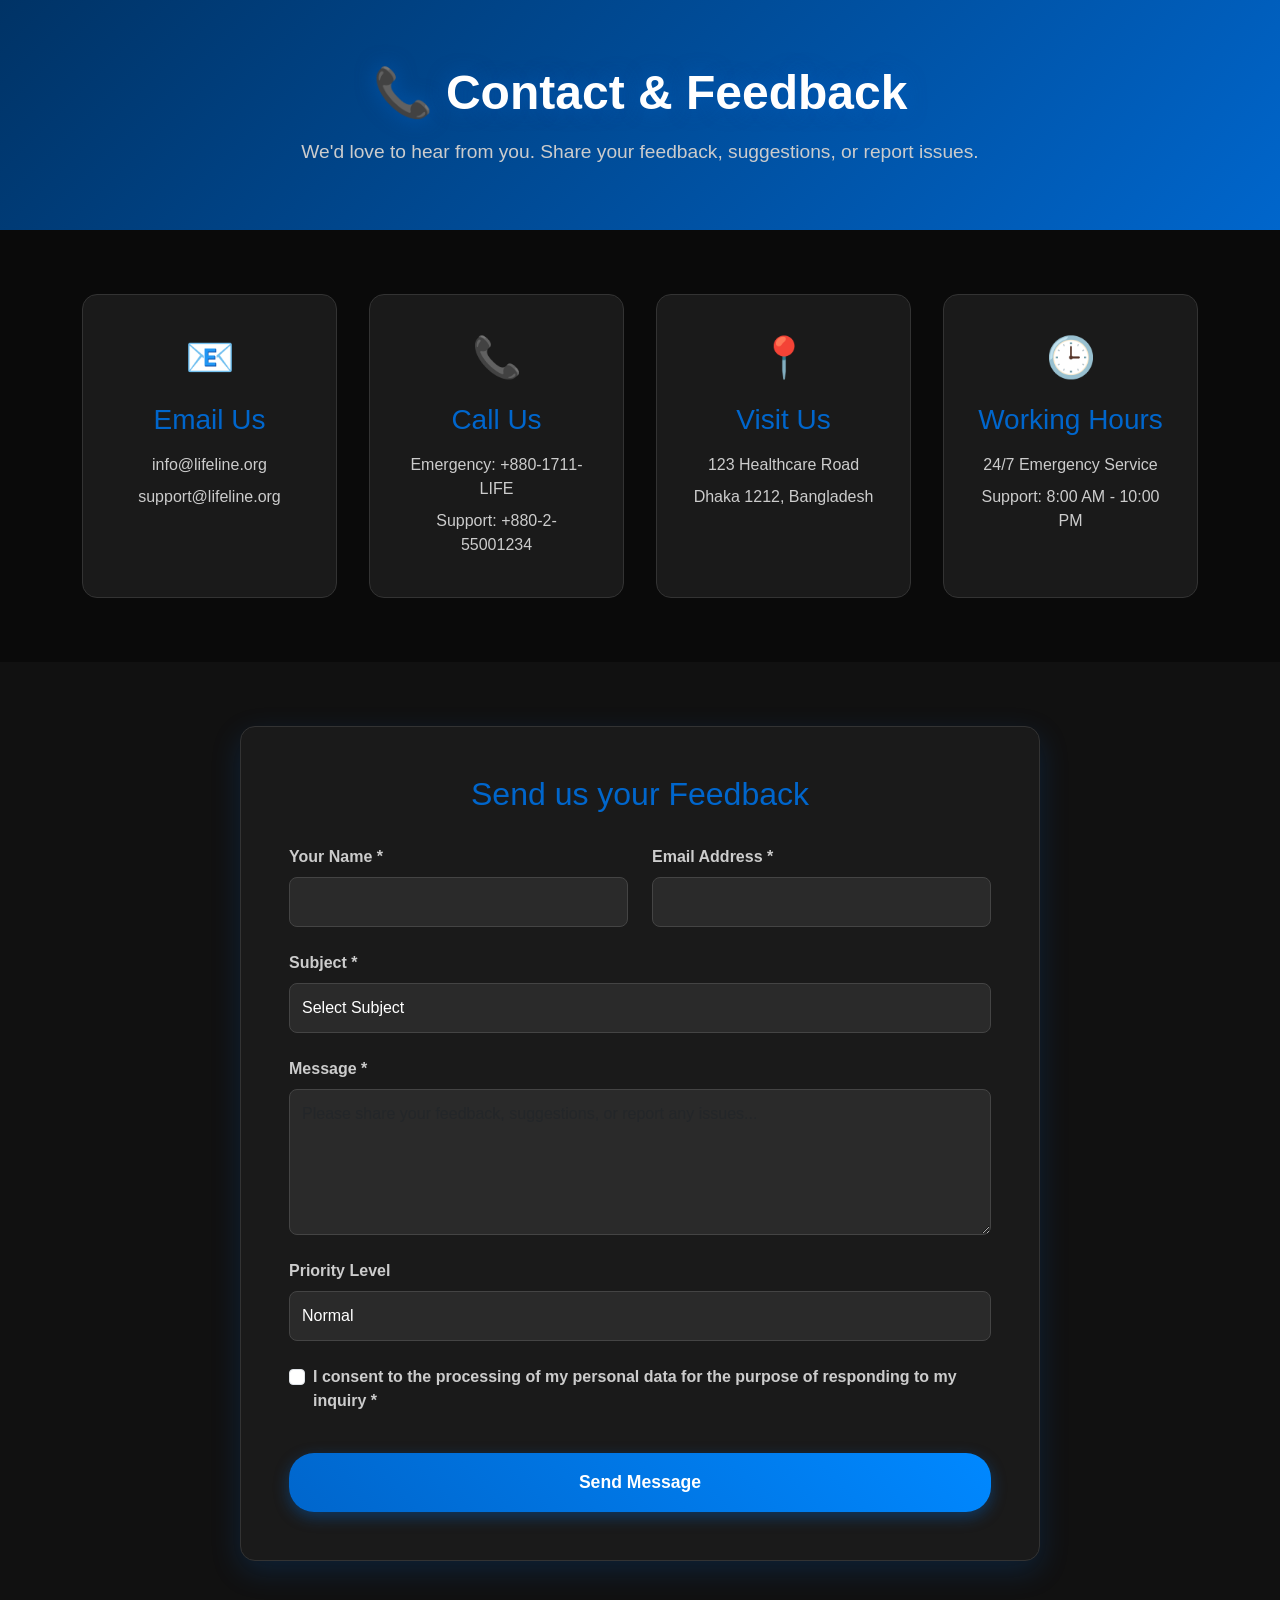
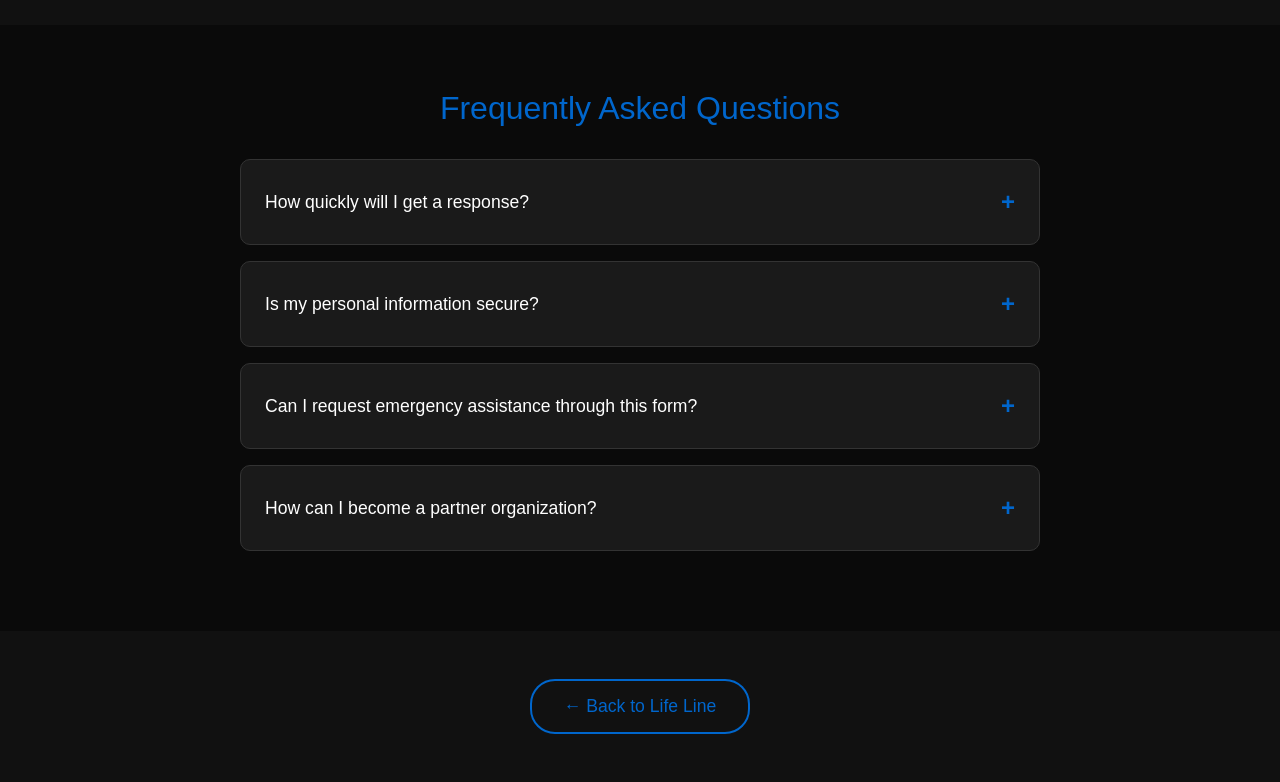
<file: Life-Line-Website/Life-Line-Website/contact.html>
<!DOCTYPE html>
<html lang="en">
<head>
    <meta charset="UTF-8">
    <meta name="viewport" content="width=device-width, initial-scale=1.0">
    <title>Contact & Feedback - Life Line</title>
    <link href="https://cdn.jsdelivr.net/npm/bootstrap@5.3.0/dist/css/bootstrap.min.css" rel="stylesheet">
    <link rel="stylesheet" href="contact.css">
</head>
<body>
    <!-- Contact Header -->
    <header class="contact-header">
        <div class="container">
            <h1 class="contact-title">📞 Contact & Feedback</h1>
            <p class="contact-subtitle">We'd love to hear from you. Share your feedback, suggestions, or report issues.</p>
        </div>
    </header>

    <!-- Contact Information -->
    <section class="info-section">
        <div class="container">
            <div class="info-grid">
                <div class="info-card">
                    <div class="info-icon">📧</div>
                    <h3>Email Us</h3>
                    <p>info@lifeline.org</p>
                    <p>support@lifeline.org</p>
                </div>

                <div class="info-card">
                    <div class="info-icon">📞</div>
                    <h3>Call Us</h3>
                    <p>Emergency: +880-1711-LIFE</p>
                    <p>Support: +880-2-55001234</p>
                </div>

                <div class="info-card">
                    <div class="info-icon">📍</div>
                    <h3>Visit Us</h3>
                    <p>123 Healthcare Road</p>
                    <p>Dhaka 1212, Bangladesh</p>
                </div>

                <div class="info-card">
                    <div class="info-icon">🕒</div>
                    <h3>Working Hours</h3>
                    <p>24/7 Emergency Service</p>
                    <p>Support: 8:00 AM - 10:00 PM</p>
                </div>
            </div>
        </div>
    </section>

    <!-- Feedback Form -->
    <section class="feedback-section">
        <div class="container">
            <div class="feedback-container">
                <h2 class="section-title">Send us your Feedback</h2>
                <form id="feedbackForm">
                    <div class="row">
                        <div class="col-md-6">
                            <div class="form-group">
                                <label for="feedbackName">Your Name *</label>
                                <input type="text" id="feedbackName" class="form-control" required>
                            </div>
                        </div>
                        <div class="col-md-6">
                            <div class="form-group">
                                <label for="feedbackEmail">Email Address *</label>
                                <input type="email" id="feedbackEmail" class="form-control" required>
                            </div>
                        </div>
                    </div>

                    <div class="form-group">
                        <label for="feedbackSubject">Subject *</label>
                        <select id="feedbackSubject" class="form-control" required>
                            <option value="">Select Subject</option>
                            <option value="general">General Inquiry</option>
                            <option value="feedback">Feedback</option>
                            <option value="suggestion">Suggestion</option>
                            <option value="complaint">Complaint</option>
                            <option value="technical">Technical Issue</option>
                            <option value="emergency">Emergency Assistance</option>
                            <option value="partnership">Partnership</option>
                        </select>
                    </div>

                    <div class="form-group">
                        <label for="feedbackMessage">Message *</label>
                        <textarea id="feedbackMessage" class="form-control" rows="5" required placeholder="Please share your feedback, suggestions, or report any issues..."></textarea>
                    </div>

                    <div class="form-group">
                        <label for="feedbackPriority">Priority Level</label>
                        <select id="feedbackPriority" class="form-control">
                            <option value="low">Low</option>
                            <option value="normal" selected>Normal</option>
                            <option value="high">High</option>
                            <option value="urgent">Urgent</option>
                        </select>
                    </div>

                    <div class="form-group">
                        <div class="form-check">
                            <input type="checkbox" id="feedbackConsent" class="form-check-input" required>
                            <label for="feedbackConsent" class="form-check-label">
                                I consent to the processing of my personal data for the purpose of responding to my inquiry *
                            </label>
                        </div>
                    </div>

                    <button type="submit" class="submit-btn">Send Message</button>
                </form>
            </div>
        </div>
    </section>

    <!-- FAQ Section -->
    <section class="faq-section">
        <div class="container">
            <h2 class="section-title">Frequently Asked Questions</h2>
            <div class="faq-container">
                <div class="faq-item">
                    <div class="faq-question">
                        <h4>How quickly will I get a response?</h4>
                        <span class="faq-toggle">+</span>
                    </div>
                    <div class="faq-answer">
                        <p>We typically respond within 24 hours for general inquiries and within 2 hours for emergency and urgent matters.</p>
                    </div>
                </div>

                <div class="faq-item">
                    <div class="faq-question">
                        <h4>Is my personal information secure?</h4>
                        <span class="faq-toggle">+</span>
                    </div>
                    <div class="faq-answer">
                        <p>Yes, we take data privacy seriously. All personal information is encrypted and stored securely in compliance with privacy regulations.</p>
                    </div>
                </div>

                <div class="faq-item">
                    <div class="faq-question">
                        <h4>Can I request emergency assistance through this form?</h4>
                        <span class="faq-toggle">+</span>
                    </div>
                    <div class="faq-answer">
                        <p>For immediate emergency assistance, please call our emergency hotline at +880-1711-LIFE. Use this form for non-urgent matters.</p>
                    </div>
                </div>

                <div class="faq-item">
                    <div class="faq-question">
                        <h4>How can I become a partner organization?</h4>
                        <span class="faq-toggle">+</span>
                    </div>
                    <div class="faq-answer">
                        <p>Select "Partnership" as your subject and provide details about your organization. Our partnership team will contact you.</p>
                    </div>
                </div>
            </div>
        </div>
    </section>

    <!-- Back to Home -->
    <div class="back-home">
        <a href="index.html" class="back-btn">← Back to Life Line</a>
    </div>

    <script src="contact.js"></script>
</body>
</html>
</file>
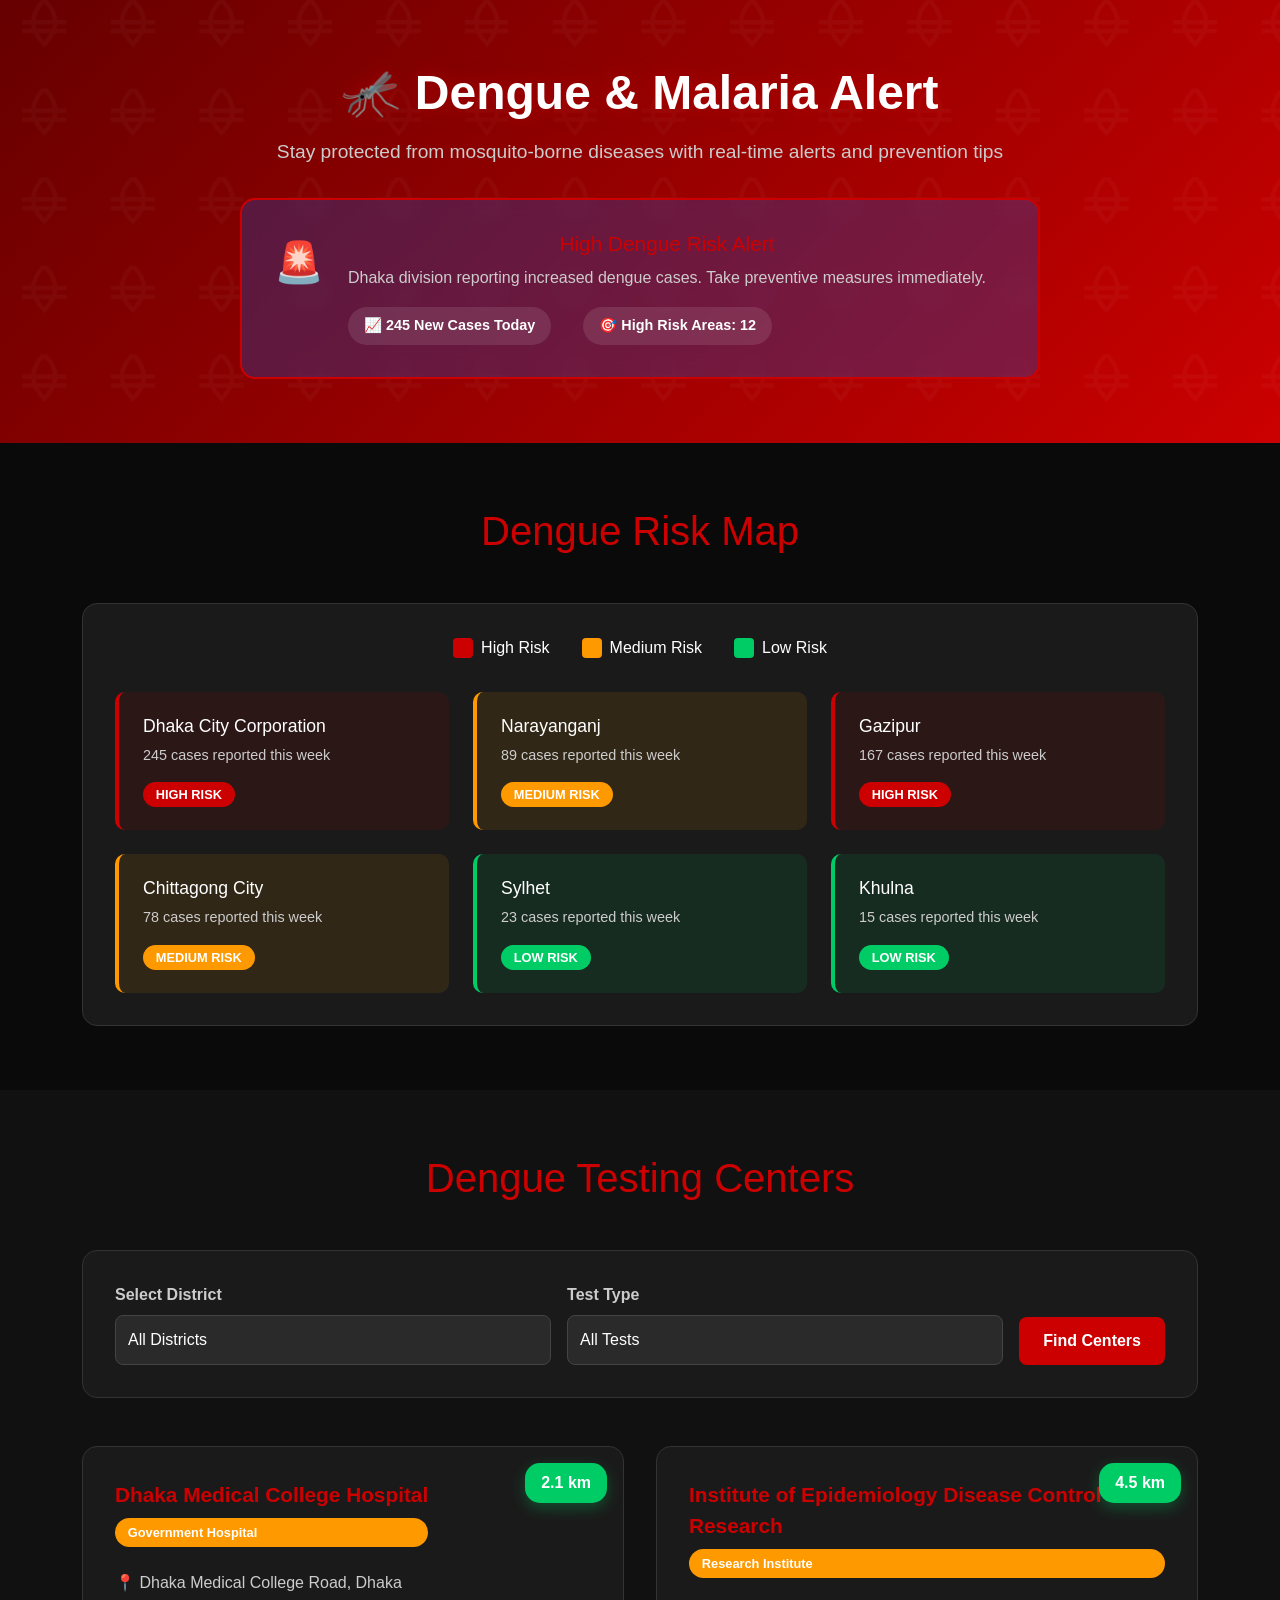
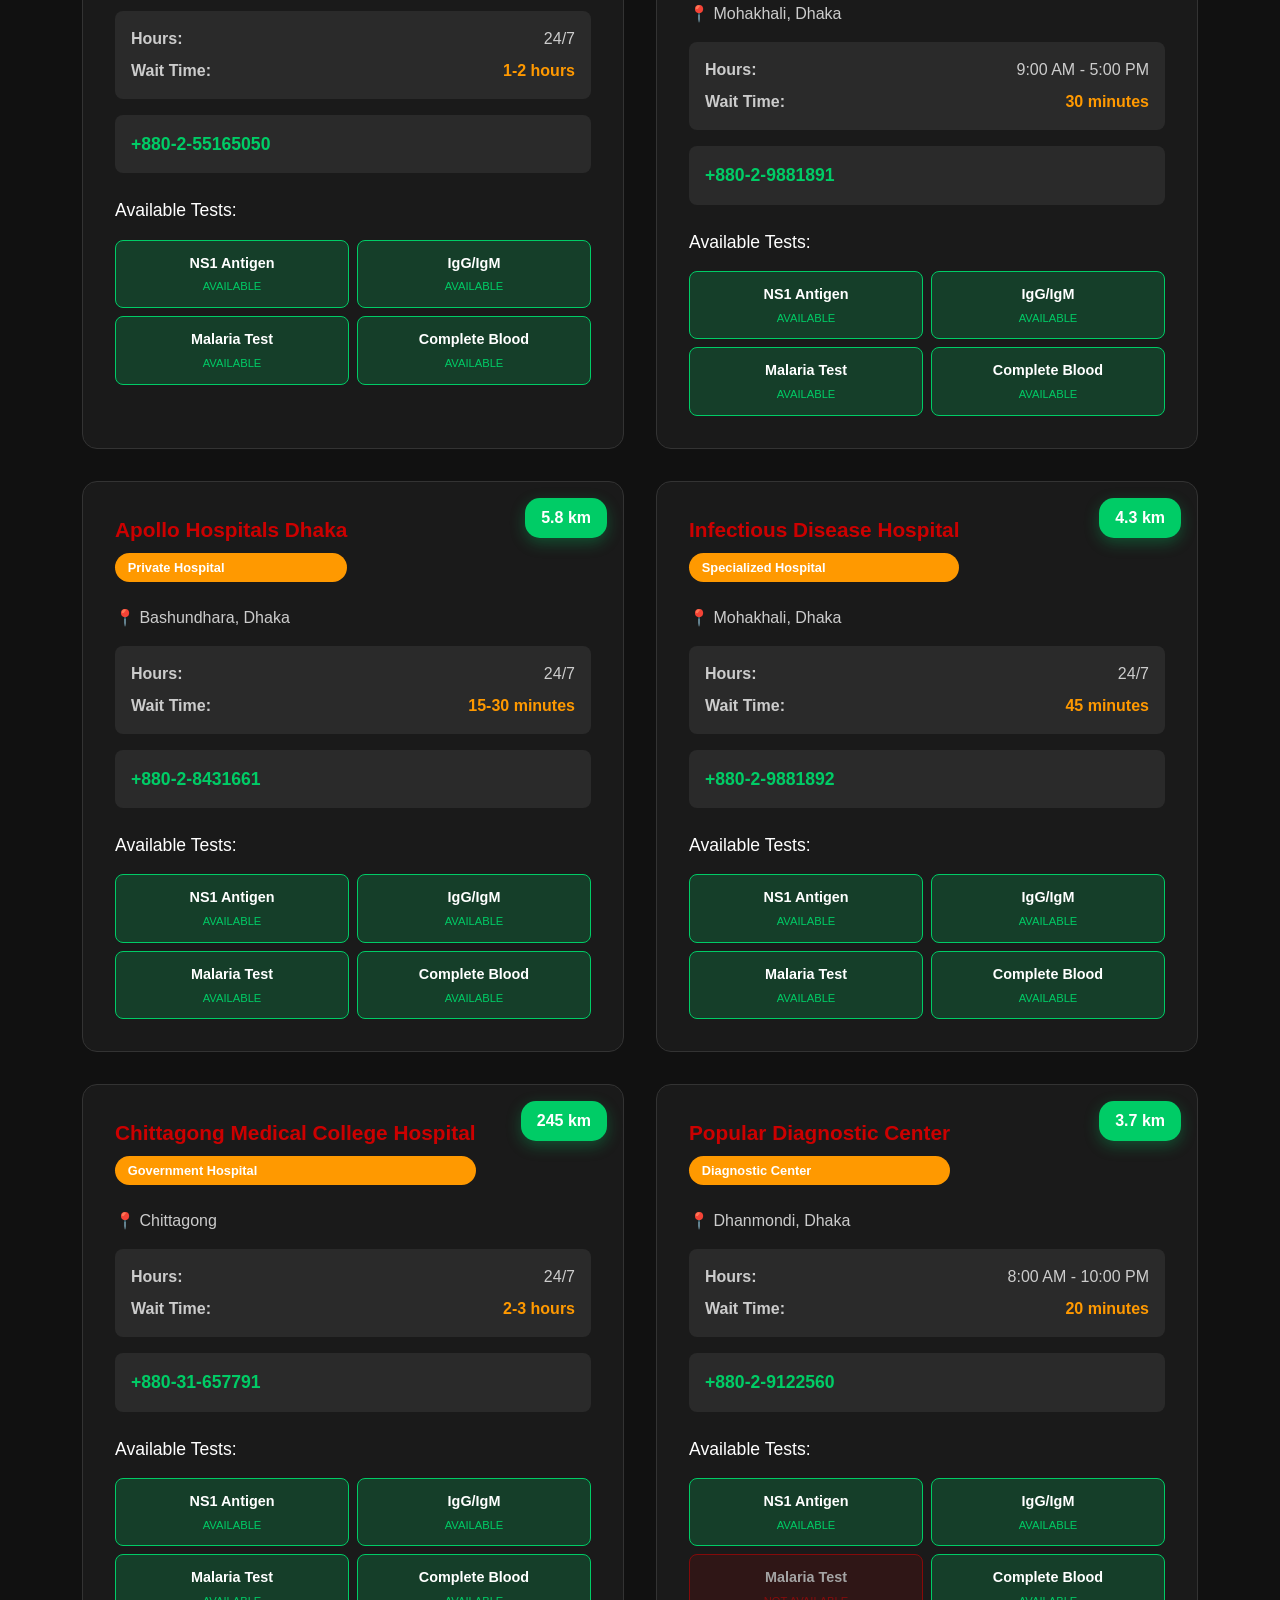
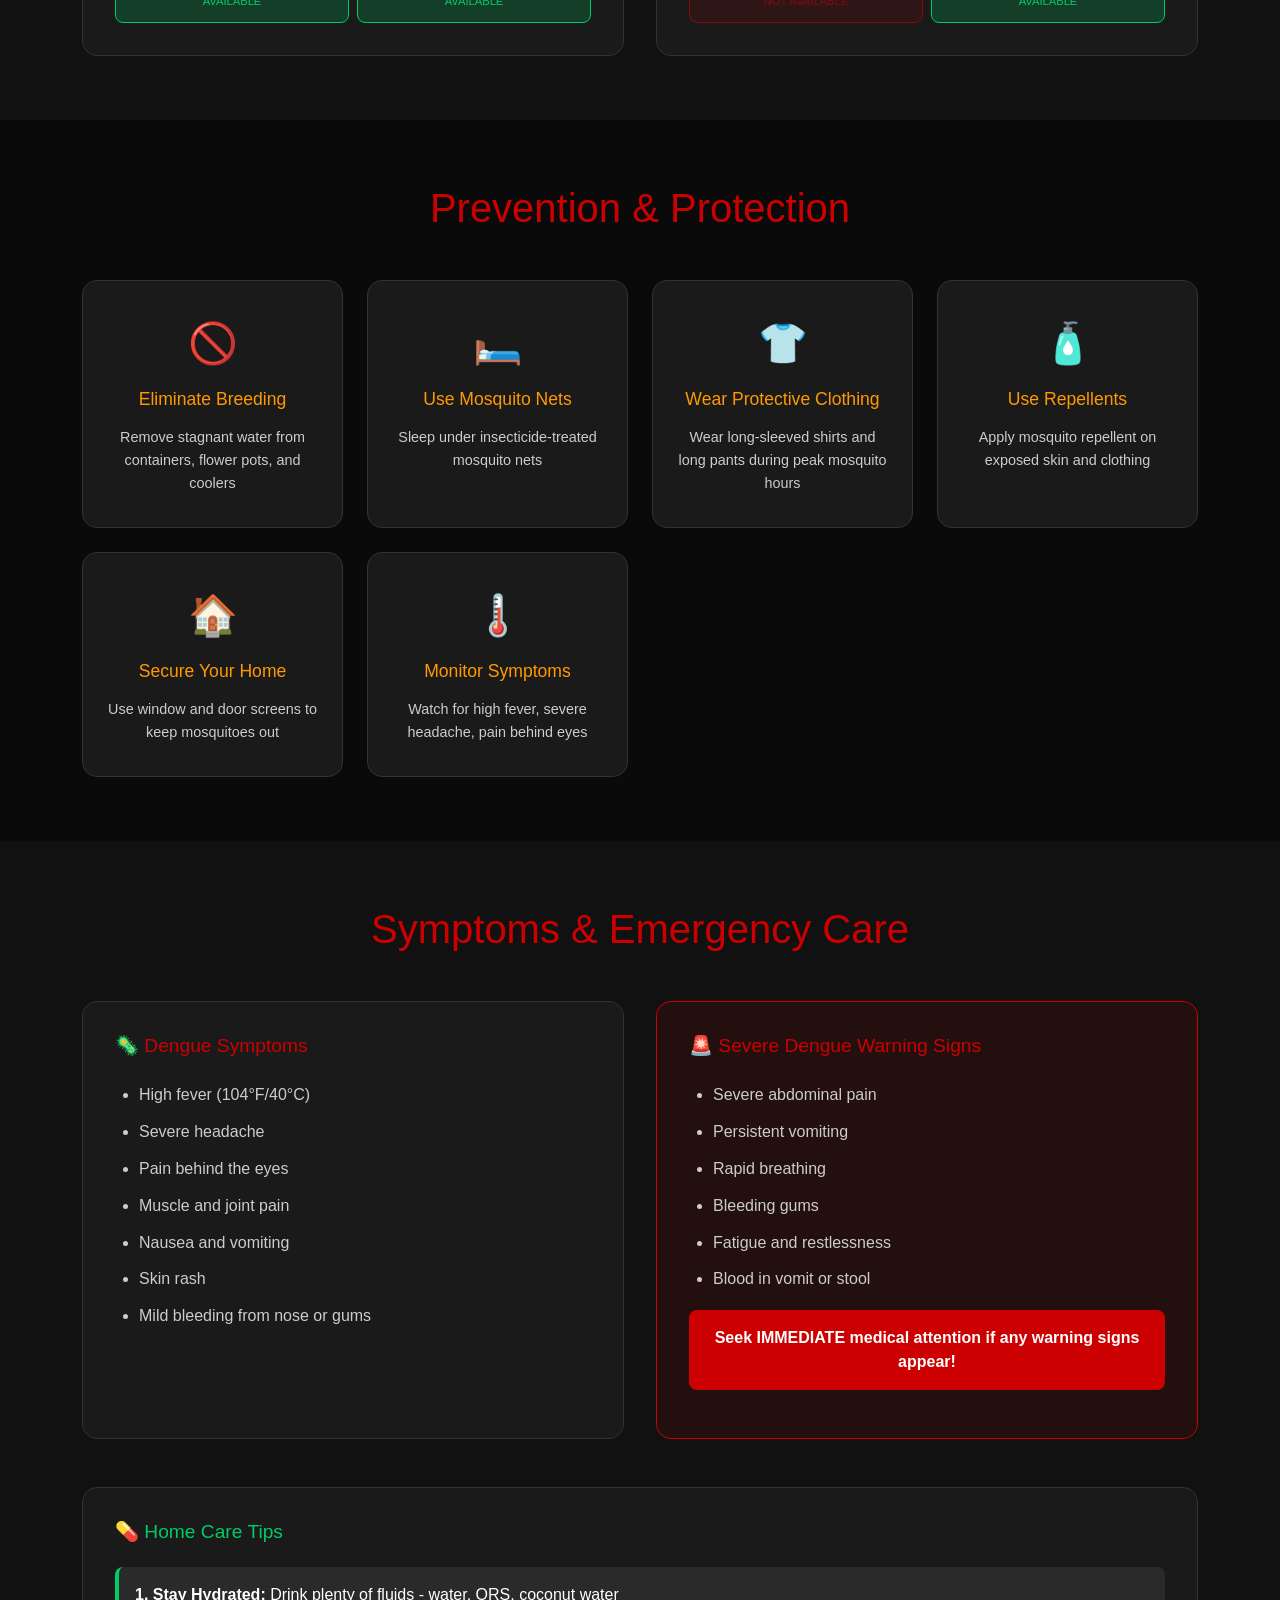
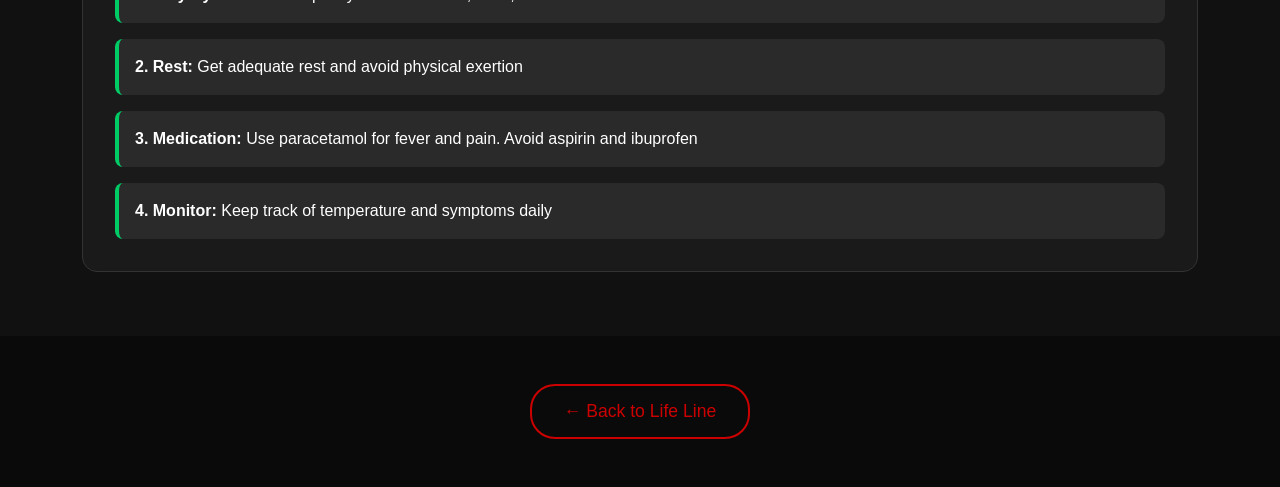
<file: Life-Line-Website/Life-Line-Website/dengu.html>
<!DOCTYPE html>
<html lang="en">
<head>
    <meta charset="UTF-8">
    <meta name="viewport" content="width=device-width, initial-scale=1.0">
    <title>Dengue & Malaria Alert - Life Line</title>
    <link href="https://cdn.jsdelivr.net/npm/bootstrap@5.3.0/dist/css/bootstrap.min.css" rel="stylesheet">
    <link rel="stylesheet" href="dengu.css">
</head>
<body>
    <!-- Dengue Header -->
    <header class="dengue-header">
        <div class="container">
            <h1 class="dengue-title">🦟 Dengue & Malaria Alert</h1>
            <p class="dengue-subtitle">Stay protected from mosquito-borne diseases with real-time alerts and prevention tips</p>
            
            <!-- Emergency Alert -->
            <div class="emergency-alert">
                <div class="alert-icon">🚨</div>
                <div class="alert-content">
                    <h4>High Dengue Risk Alert</h4>
                    <p>Dhaka division reporting increased dengue cases. Take preventive measures immediately.</p>
                    <div class="alert-stats">
                        <span class="stat">📈 245 New Cases Today</span>
                        <span class="stat">🎯 High Risk Areas: 12</span>
                    </div>
                </div>
            </div>
        </div>
    </header>

    <!-- Risk Map Section -->
    <section class="risk-map-section">
        <div class="container">
            <h2 class="section-title">Dengue Risk Map</h2>
            <div class="risk-map">
                <div class="map-legend">
                    <div class="legend-item">
                        <div class="color high-risk"></div>
                        <span>High Risk</span>
                    </div>
                    <div class="legend-item">
                        <div class="color medium-risk"></div>
                        <span>Medium Risk</span>
                    </div>
                    <div class="legend-item">
                        <div class="color low-risk"></div>
                        <span>Low Risk</span>
                    </div>
                </div>
                
                <div class="areas-grid">
                    <div class="area-card high-risk">
                        <h4>Dhaka City Corporation</h4>
                        <p>245 cases reported this week</p>
                        <span class="risk-level">High Risk</span>
                    </div>
                    
                    <div class="area-card medium-risk">
                        <h4>Narayanganj</h4>
                        <p>89 cases reported this week</p>
                        <span class="risk-level">Medium Risk</span>
                    </div>
                    
                    <div class="area-card high-risk">
                        <h4>Gazipur</h4>
                        <p>167 cases reported this week</p>
                        <span class="risk-level">High Risk</span>
                    </div>
                    
                    <div class="area-card medium-risk">
                        <h4>Chittagong City</h4>
                        <p>78 cases reported this week</p>
                        <span class="risk-level">Medium Risk</span>
                    </div>
                    
                    <div class="area-card low-risk">
                        <h4>Sylhet</h4>
                        <p>23 cases reported this week</p>
                        <span class="risk-level">Low Risk</span>
                    </div>
                    
                    <div class="area-card low-risk">
                        <h4>Khulna</h4>
                        <p>15 cases reported this week</p>
                        <span class="risk-level">Low Risk</span>
                    </div>
                </div>
            </div>
        </div>
    </section>

    <!-- Testing Centers -->
    <section class="testing-section">
        <div class="container">
            <h2 class="section-title">Dengue Testing Centers</h2>
            
            <div class="filter-card">
                <div class="filter-options">
                    <div class="filter-group">
                        <label for="districtFilter">Select District</label>
                        <select id="districtFilter" class="form-control">
                            <option value="all">All Districts</option>
                            <option value="dhaka">Dhaka</option>
                            <option value="chittagong">Chittagong</option>
                            <option value="khulna">Khulna</option>
                            <option value="rajshahi">Rajshahi</option>
                            <option value="sylhet">Sylhet</option>
                        </select>
                    </div>
                    
                    <div class="filter-group">
                        <label for="testType">Test Type</label>
                        <select id="testType" class="form-control">
                            <option value="all">All Tests</option>
                            <option value="ns1">NS1 Antigen Test</option>
                            <option value="igg">IgG/IgM Test</option>
                            <option value="malaria">Malaria Test</option>
                            <option value="complete">Complete Blood Test</option>
                        </select>
                    </div>
                    
                    <button class="search-btn" onclick="filterTestingCenters()">Find Centers</button>
                </div>
            </div>

            <div class="centers-grid" id="centersGrid">
                <!-- Testing centers will be loaded dynamically -->
            </div>
        </div>
    </section>

    <!-- Prevention Guide -->
    <section class="prevention-section">
        <div class="container">
            <h2 class="section-title">Prevention & Protection</h2>
            
            <div class="prevention-grid">
                <div class="prevention-card">
                    <div class="prevention-icon">🚫</div>
                    <h4>Eliminate Breeding</h4>
                    <p>Remove stagnant water from containers, flower pots, and coolers</p>
                </div>
                
                <div class="prevention-card">
                    <div class="prevention-icon">🛏️</div>
                    <h4>Use Mosquito Nets</h4>
                    <p>Sleep under insecticide-treated mosquito nets</p>
                </div>
                
                <div class="prevention-card">
                    <div class="prevention-icon">👕</div>
                    <h4>Wear Protective Clothing</h4>
                    <p>Wear long-sleeved shirts and long pants during peak mosquito hours</p>
                </div>
                
                <div class="prevention-card">
                    <div class="prevention-icon">🧴</div>
                    <h4>Use Repellents</h4>
                    <p>Apply mosquito repellent on exposed skin and clothing</p>
                </div>
                
                <div class="prevention-card">
                    <div class="prevention-icon">🏠</div>
                    <h4>Secure Your Home</h4>
                    <p>Use window and door screens to keep mosquitoes out</p>
                </div>
                
                <div class="prevention-card">
                    <div class="prevention-icon">🌡️</div>
                    <h4>Monitor Symptoms</h4>
                    <p>Watch for high fever, severe headache, pain behind eyes</p>
                </div>
            </div>
        </div>
    </section>

    <!-- Symptoms & Treatment -->
    <section class="symptoms-section">
        <div class="container">
            <h2 class="section-title">Symptoms & Emergency Care</h2>
            
            <div class="symptoms-content">
                <div class="symptoms-list">
                    <h4>🦠 Dengue Symptoms</h4>
                    <ul>
                        <li>High fever (104°F/40°C)</li>
                        <li>Severe headache</li>
                        <li>Pain behind the eyes</li>
                        <li>Muscle and joint pain</li>
                        <li>Nausea and vomiting</li>
                        <li>Skin rash</li>
                        <li>Mild bleeding from nose or gums</li>
                    </ul>
                </div>
                
                <div class="warning-signs">
                    <h4>🚨 Severe Dengue Warning Signs</h4>
                    <ul>
                        <li>Severe abdominal pain</li>
                        <li>Persistent vomiting</li>
                        <li>Rapid breathing</li>
                        <li>Bleeding gums</li>
                        <li>Fatigue and restlessness</li>
                        <li>Blood in vomit or stool</li>
                    </ul>
                    <p class="emergency-note">Seek IMMEDIATE medical attention if any warning signs appear!</p>
                </div>
            </div>
            
            <div class="treatment-guide">
                <h4>💊 Home Care Tips</h4>
                <div class="treatment-steps">
                    <div class="step">
                        <strong>1. Stay Hydrated:</strong> Drink plenty of fluids - water, ORS, coconut water
                    </div>
                    <div class="step">
                        <strong>2. Rest:</strong> Get adequate rest and avoid physical exertion
                    </div>
                    <div class="step">
                        <strong>3. Medication:</strong> Use paracetamol for fever and pain. Avoid aspirin and ibuprofen
                    </div>
                    <div class="step">
                        <strong>4. Monitor:</strong> Keep track of temperature and symptoms daily
                    </div>
                </div>
            </div>
        </div>
    </section>

    <!-- Back to Home -->
    <div class="back-home">
        <a href="index.html" class="back-btn">← Back to Life Line</a>
    </div>

    <script src="dengu.js"></script>
</body>
</html>
</file>
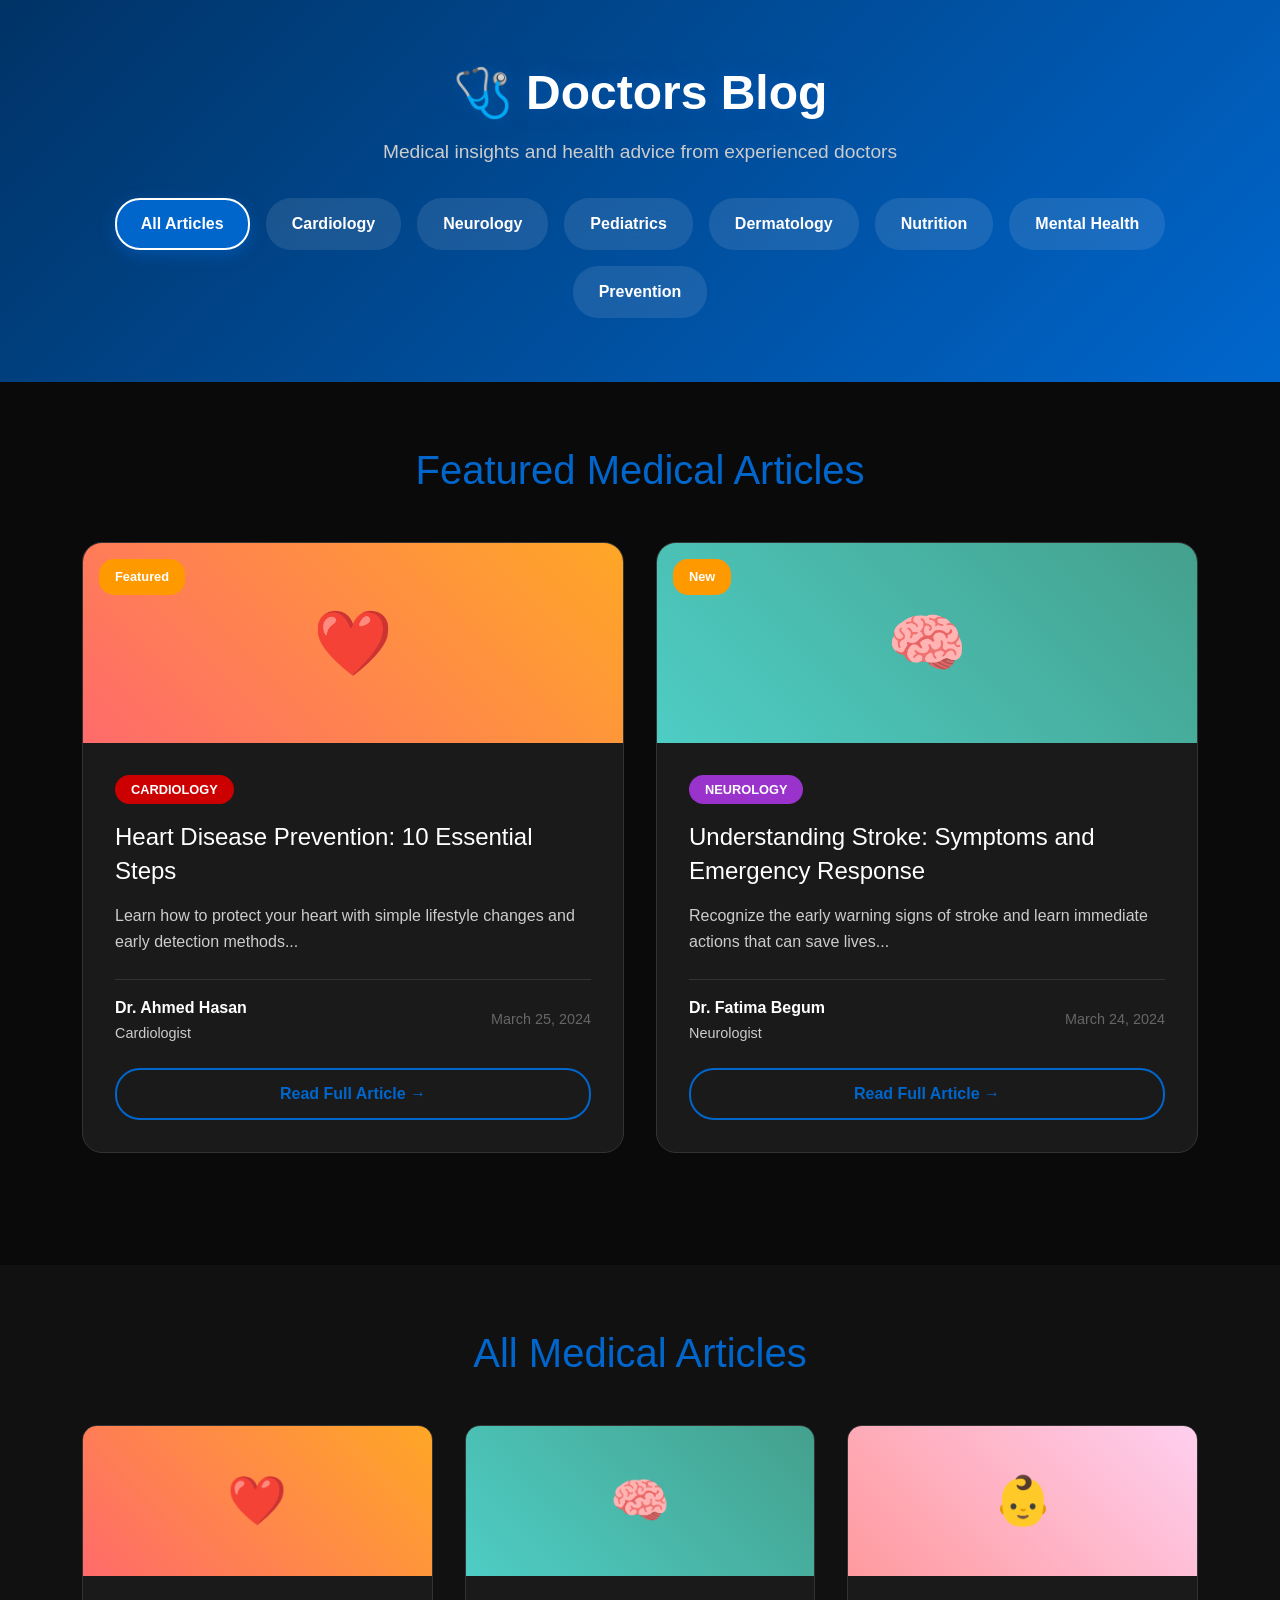
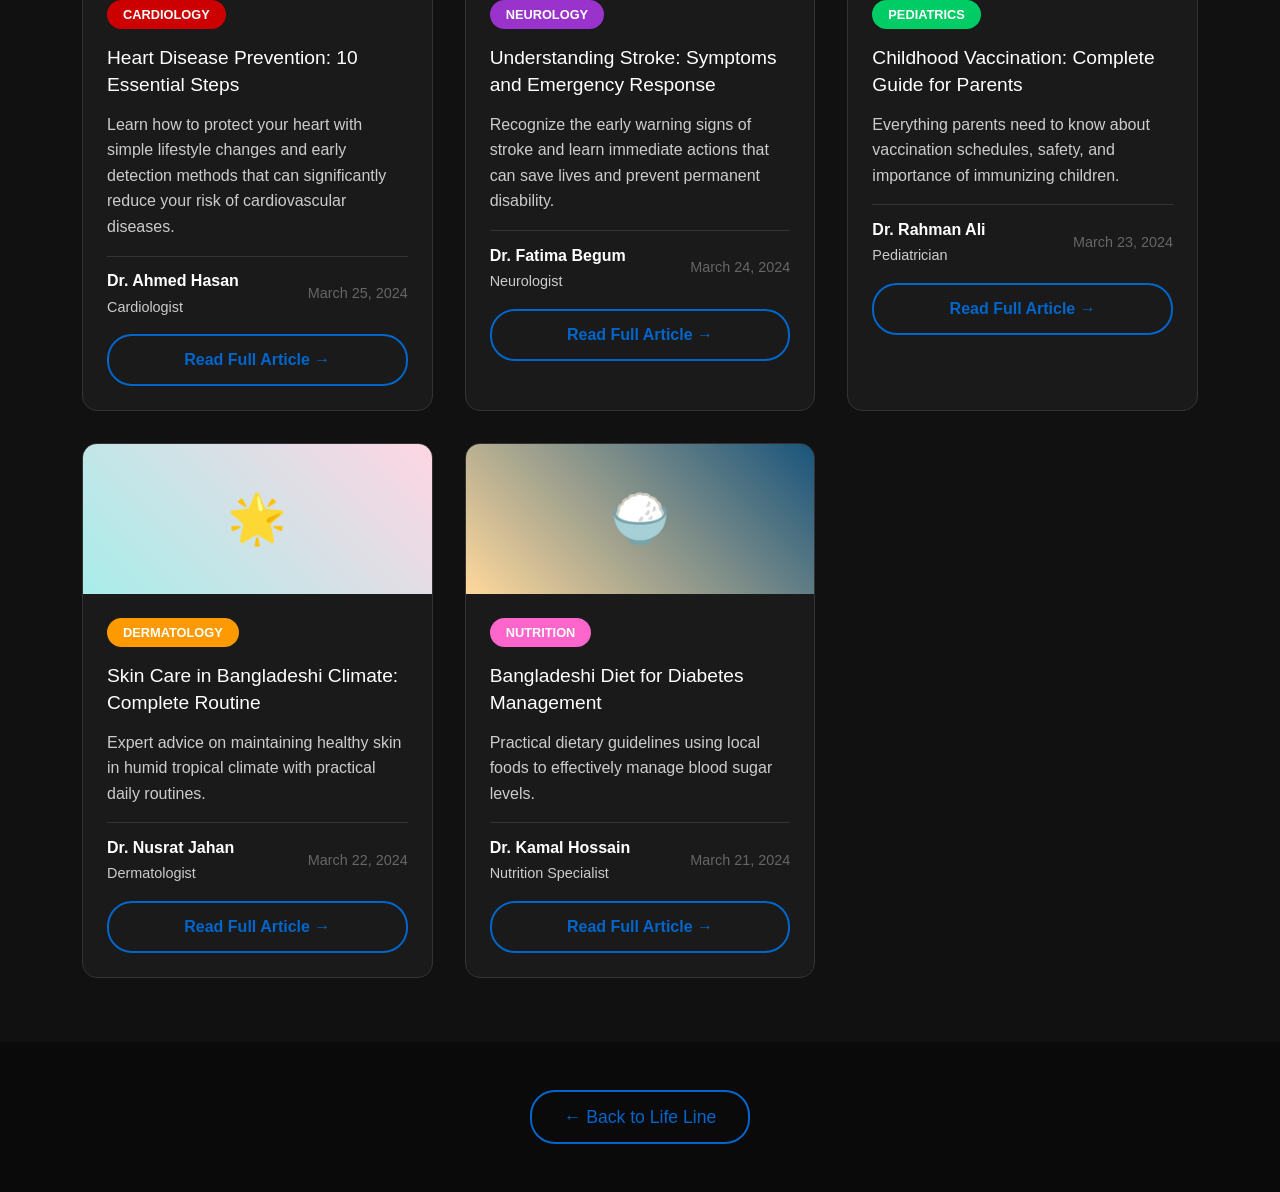
<file: Life-Line-Website/Life-Line-Website/doctors-blog.html>
<!DOCTYPE html>
<html lang="en">
<head>
    <meta charset="UTF-8">
    <meta name="viewport" content="width=device-width, initial-scale=1.0">
    <title>Doctors Blog - Life Line</title>
    <link href="https://cdn.jsdelivr.net/npm/bootstrap@5.3.0/dist/css/bootstrap.min.css" rel="stylesheet">
    <link rel="stylesheet" href="doctors-blog.css">
</head>
<body>
    <!-- Doctors Blog Header -->
    <header class="blog-header">
        <div class="container">
            <h1 class="blog-title">🩺 Doctors Blog</h1>
            <p class="blog-subtitle">Medical insights and health advice from experienced doctors</p>
            
            <!-- Blog Categories -->
            <div class="blog-categories">
                <button class="category-btn active" data-category="all">All Articles</button>
                <button class="category-btn" data-category="cardiology">Cardiology</button>
                <button class="category-btn" data-category="neurology">Neurology</button>
                <button class="category-btn" data-category="pediatrics">Pediatrics</button>
                <button class="category-btn" data-category="dermatology">Dermatology</button>
                <button class="category-btn" data-category="nutrition">Nutrition</button>
                <button class="category-btn" data-category="mental-health">Mental Health</button>
                <button class="category-btn" data-category="prevention">Prevention</button>
            </div>
        </div>
    </header>

    <!-- Featured Articles -->
    <section class="featured-section">
        <div class="container">
            <h2 class="section-title">Featured Medical Articles</h2>
            <div class="featured-grid">
                <div class="featured-card" data-category="cardiology">
                    <div class="featured-badge">Featured</div>
                    <div class="article-image" style="background: linear-gradient(45deg, #ff6b6b, #ffa726);">❤️</div>
                    <div class="article-content">
                        <span class="article-category cardiology">Cardiology</span>
                        <h3 class="article-title">Heart Disease Prevention: 10 Essential Steps</h3>
                        <p class="article-excerpt">Learn how to protect your heart with simple lifestyle changes and early detection methods...</p>
                        <div class="article-meta">
                            <div class="doctor-info">
                                <span class="doctor-name">Dr. Ahmed Hasan</span>
                                <span class="doctor-specialty">Cardiologist</span>
                            </div>
                            <span class="article-date">March 25, 2024</span>
                        </div>
                        <button class="read-more-btn" onclick="openArticle(1)">Read Full Article →</button>
                    </div>
                </div>

                <div class="featured-card" data-category="neurology">
                    <div class="featured-badge">New</div>
                    <div class="article-image" style="background: linear-gradient(45deg, #4ecdc4, #44a08d);">🧠</div>
                    <div class="article-content">
                        <span class="article-category neurology">Neurology</span>
                        <h3 class="article-title">Understanding Stroke: Symptoms and Emergency Response</h3>
                        <p class="article-excerpt">Recognize the early warning signs of stroke and learn immediate actions that can save lives...</p>
                        <div class="article-meta">
                            <div class="doctor-info">
                                <span class="doctor-name">Dr. Fatima Begum</span>
                                <span class="doctor-specialty">Neurologist</span>
                            </div>
                            <span class="article-date">March 24, 2024</span>
                        </div>
                        <button class="read-more-btn" onclick="openArticle(2)">Read Full Article →</button>
                    </div>
                </div>
            </div>
        </div>
    </section>

    <!-- All Articles Grid -->
    <section class="articles-section">
        <div class="container">
            <h2 class="section-title">All Medical Articles</h2>
            <div class="articles-grid" id="articlesGrid">
                <!-- Articles will be loaded dynamically -->
            </div>
        </div>
    </section>

    <!-- Article Modal -->
    <div class="article-modal" id="articleModal">
        <div class="modal-content">
            <button class="close-modal" onclick="closeArticle()">×</button>
            <div class="modal-body" id="modalBody">
                <!-- Article content will be loaded here -->
            </div>
        </div>
    </div>

    <!-- Back to Home -->
    <div class="back-home">
        <a href="index.html" class="back-btn">← Back to Life Line</a>
    </div>

    <script src="doctors-blog.js"></script>
</body>
</html>
</file>
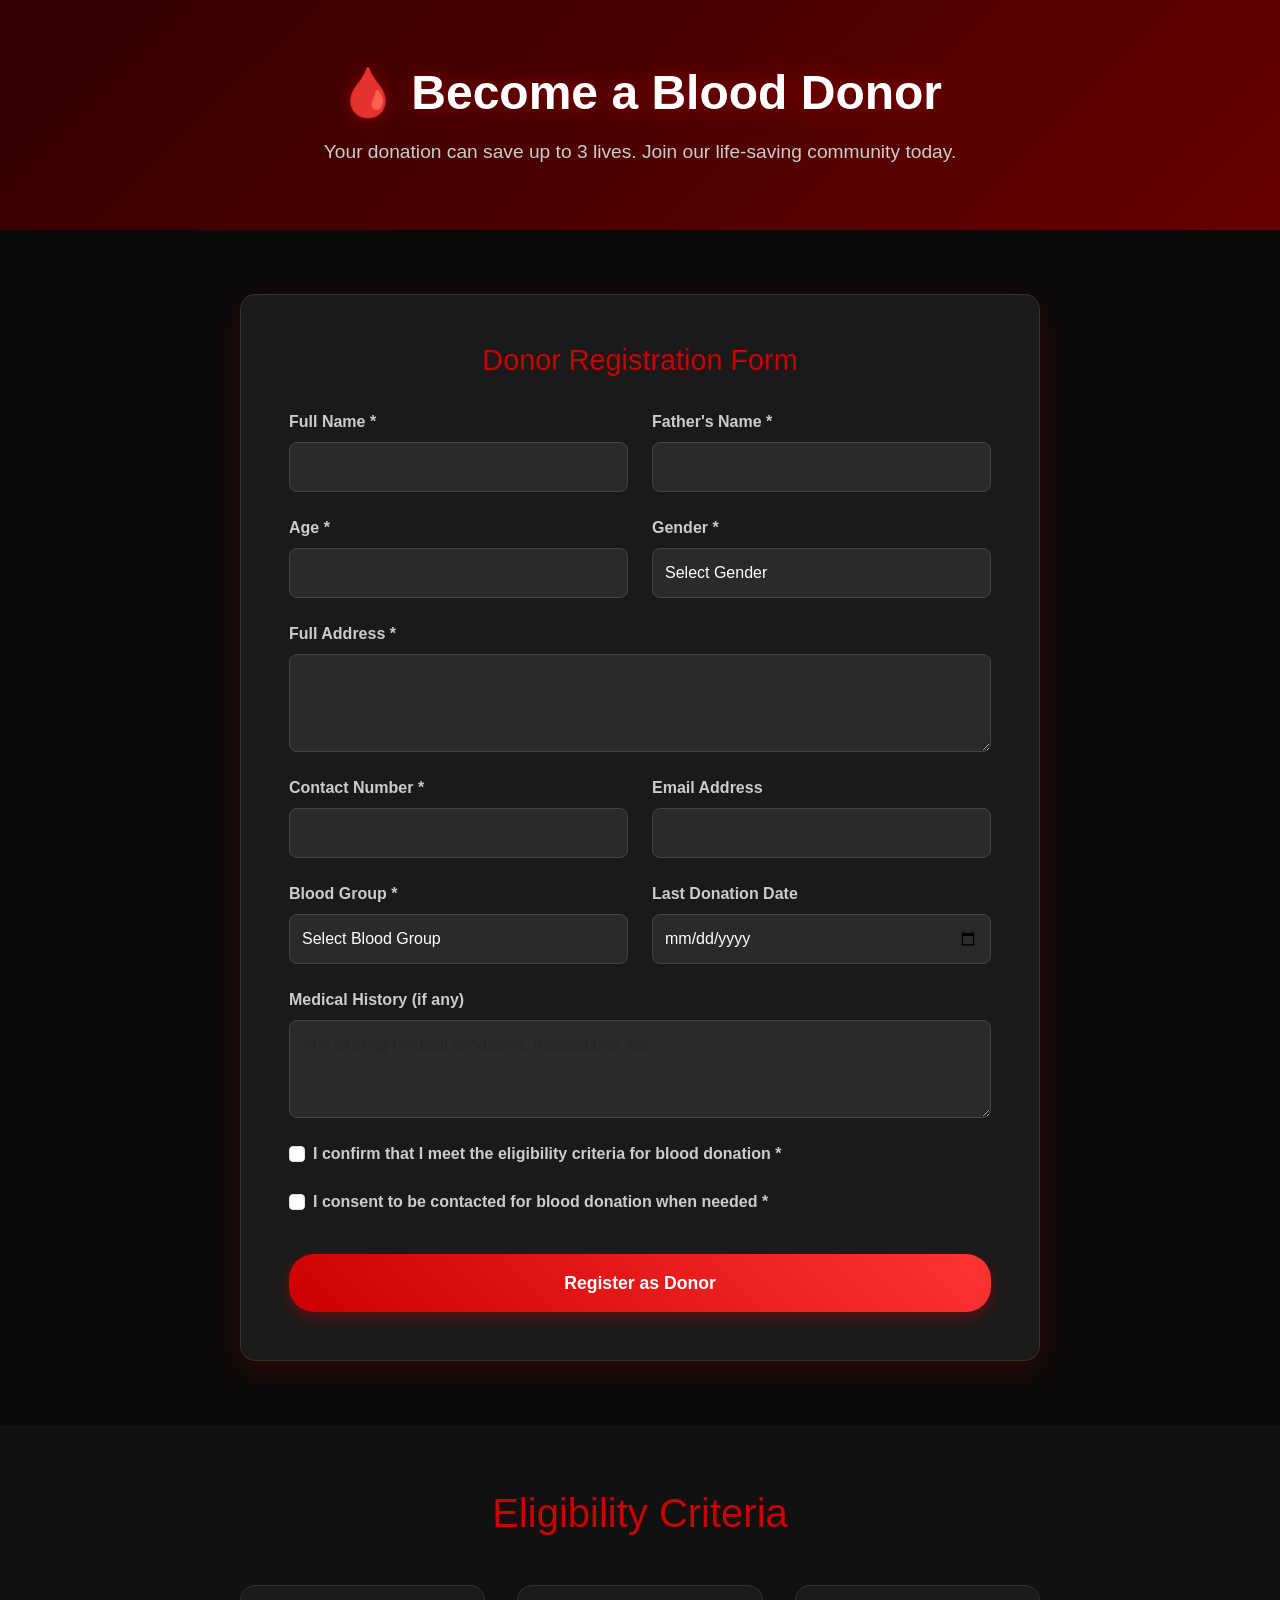
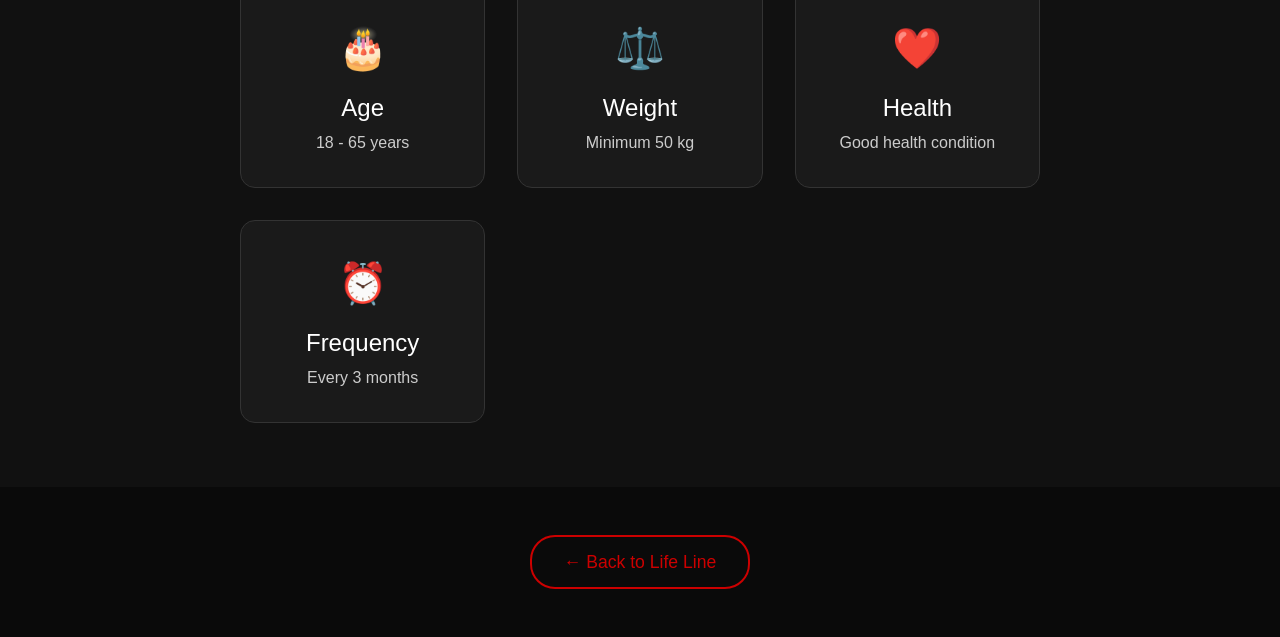
<file: Life-Line-Website/Life-Line-Website/donner-registration.html>
<!DOCTYPE html>
<html lang="en">
<head>
    <meta charset="UTF-8">
    <meta name="viewport" content="width=device-width, initial-scale=1.0">
    <title>Blood Donor Registration - Life Line</title>
    <link href="https://cdn.jsdelivr.net/npm/bootstrap@5.3.0/dist/css/bootstrap.min.css" rel="stylesheet">
    <link rel="stylesheet" href="donner.css">
</head>
<body>
    <!-- Donor Registration Header -->
    <header class="donor-header">
        <div class="container">
            <h1 class="donor-title">🩸 Become a Blood Donor</h1>
            <p class="donor-subtitle">Your donation can save up to 3 lives. Join our life-saving community today.</p>
        </div>
    </header>

    <!-- Registration Form -->
    <section class="registration-section">
        <div class="container">
            <div class="registration-card">
                <h3>Donor Registration Form</h3>
                <form id="donorForm">
                    <div class="row">
                        <div class="col-md-6">
                            <div class="form-group">
                                <label for="fullName">Full Name *</label>
                                <input type="text" id="fullName" class="form-control" required>
                            </div>
                        </div>
                        <div class="col-md-6">
                            <div class="form-group">
                                <label for="fatherName">Father's Name *</label>
                                <input type="text" id="fatherName" class="form-control" required>
                            </div>
                        </div>
                    </div>

                    <div class="row">
                        <div class="col-md-6">
                            <div class="form-group">
                                <label for="age">Age *</label>
                                <input type="number" id="age" class="form-control" min="18" max="65" required>
                            </div>
                        </div>
                        <div class="col-md-6">
                            <div class="form-group">
                                <label for="gender">Gender *</label>
                                <select id="gender" class="form-control" required>
                                    <option value="">Select Gender</option>
                                    <option value="male">Male</option>
                                    <option value="female">Female</option>
                                    <option value="other">Other</option>
                                </select>
                            </div>
                        </div>
                    </div>

                    <div class="form-group">
                        <label for="address">Full Address *</label>
                        <textarea id="address" class="form-control" rows="3" required></textarea>
                    </div>

                    <div class="row">
                        <div class="col-md-6">
                            <div class="form-group">
                                <label for="contactNumber">Contact Number *</label>
                                <input type="tel" id="contactNumber" class="form-control" required>
                            </div>
                        </div>
                        <div class="col-md-6">
                            <div class="form-group">
                                <label for="email">Email Address</label>
                                <input type="email" id="email" class="form-control">
                            </div>
                        </div>
                    </div>

                    <div class="row">
                        <div class="col-md-6">
                            <div class="form-group">
                                <label for="bloodGroup">Blood Group *</label>
                                <select id="bloodGroup" class="form-control" required>
                                    <option value="">Select Blood Group</option>
                                    <option value="A+">A+</option>
                                    <option value="A-">A-</option>
                                    <option value="B+">B+</option>
                                    <option value="B-">B-</option>
                                    <option value="O+">O+</option>
                                    <option value="O-">O-</option>
                                    <option value="AB+">AB+</option>
                                    <option value="AB-">AB-</option>
                                </select>
                            </div>
                        </div>
                        <div class="col-md-6">
                            <div class="form-group">
                                <label for="lastDonation">Last Donation Date</label>
                                <input type="date" id="lastDonation" class="form-control">
                            </div>
                        </div>
                    </div>

                    <div class="form-group">
                        <label for="medicalHistory">Medical History (if any)</label>
                        <textarea id="medicalHistory" class="form-control" rows="3" placeholder="Any existing medical conditions, medications, etc."></textarea>
                    </div>

                    <div class="form-group">
                        <div class="form-check">
                            <input type="checkbox" id="eligibility" class="form-check-input" required>
                            <label for="eligibility" class="form-check-label">
                                I confirm that I meet the eligibility criteria for blood donation *
                            </label>
                        </div>
                    </div>

                    <div class="form-group">
                        <div class="form-check">
                            <input type="checkbox" id="consent" class="form-check-input" required>
                            <label for="consent" class="form-check-label">
                                I consent to be contacted for blood donation when needed *
                            </label>
                        </div>
                    </div>

                    <button type="submit" class="submit-btn">Register as Donor</button>
                </form>
            </div>
        </div>
    </section>

    <!-- Eligibility Criteria -->
    <section class="eligibility-section">
        <div class="container">
            <h2 class="section-title">Eligibility Criteria</h2>
            <div class="eligibility-grid">
                <div class="criteria-card">
                    <div class="criteria-icon">🎂</div>
                    <h4>Age</h4>
                    <p>18 - 65 years</p>
                </div>
                <div class="criteria-card">
                    <div class="criteria-icon">⚖️</div>
                    <h4>Weight</h4>
                    <p>Minimum 50 kg</p>
                </div>
                <div class="criteria-card">
                    <div class="criteria-icon">❤️</div>
                    <h4>Health</h4>
                    <p>Good health condition</p>
                </div>
                <div class="criteria-card">
                    <div class="criteria-icon">⏰</div>
                    <h4>Frequency</h4>
                    <p>Every 3 months</p>
                </div>
            </div>
        </div>
    </section>

    <!-- Back to Home -->
    <div class="back-home">
        <a href="index.html" class="back-btn">← Back to Life Line</a>
    </div>

    <script src="donner.js"></script>
</body>
</html>
</file>
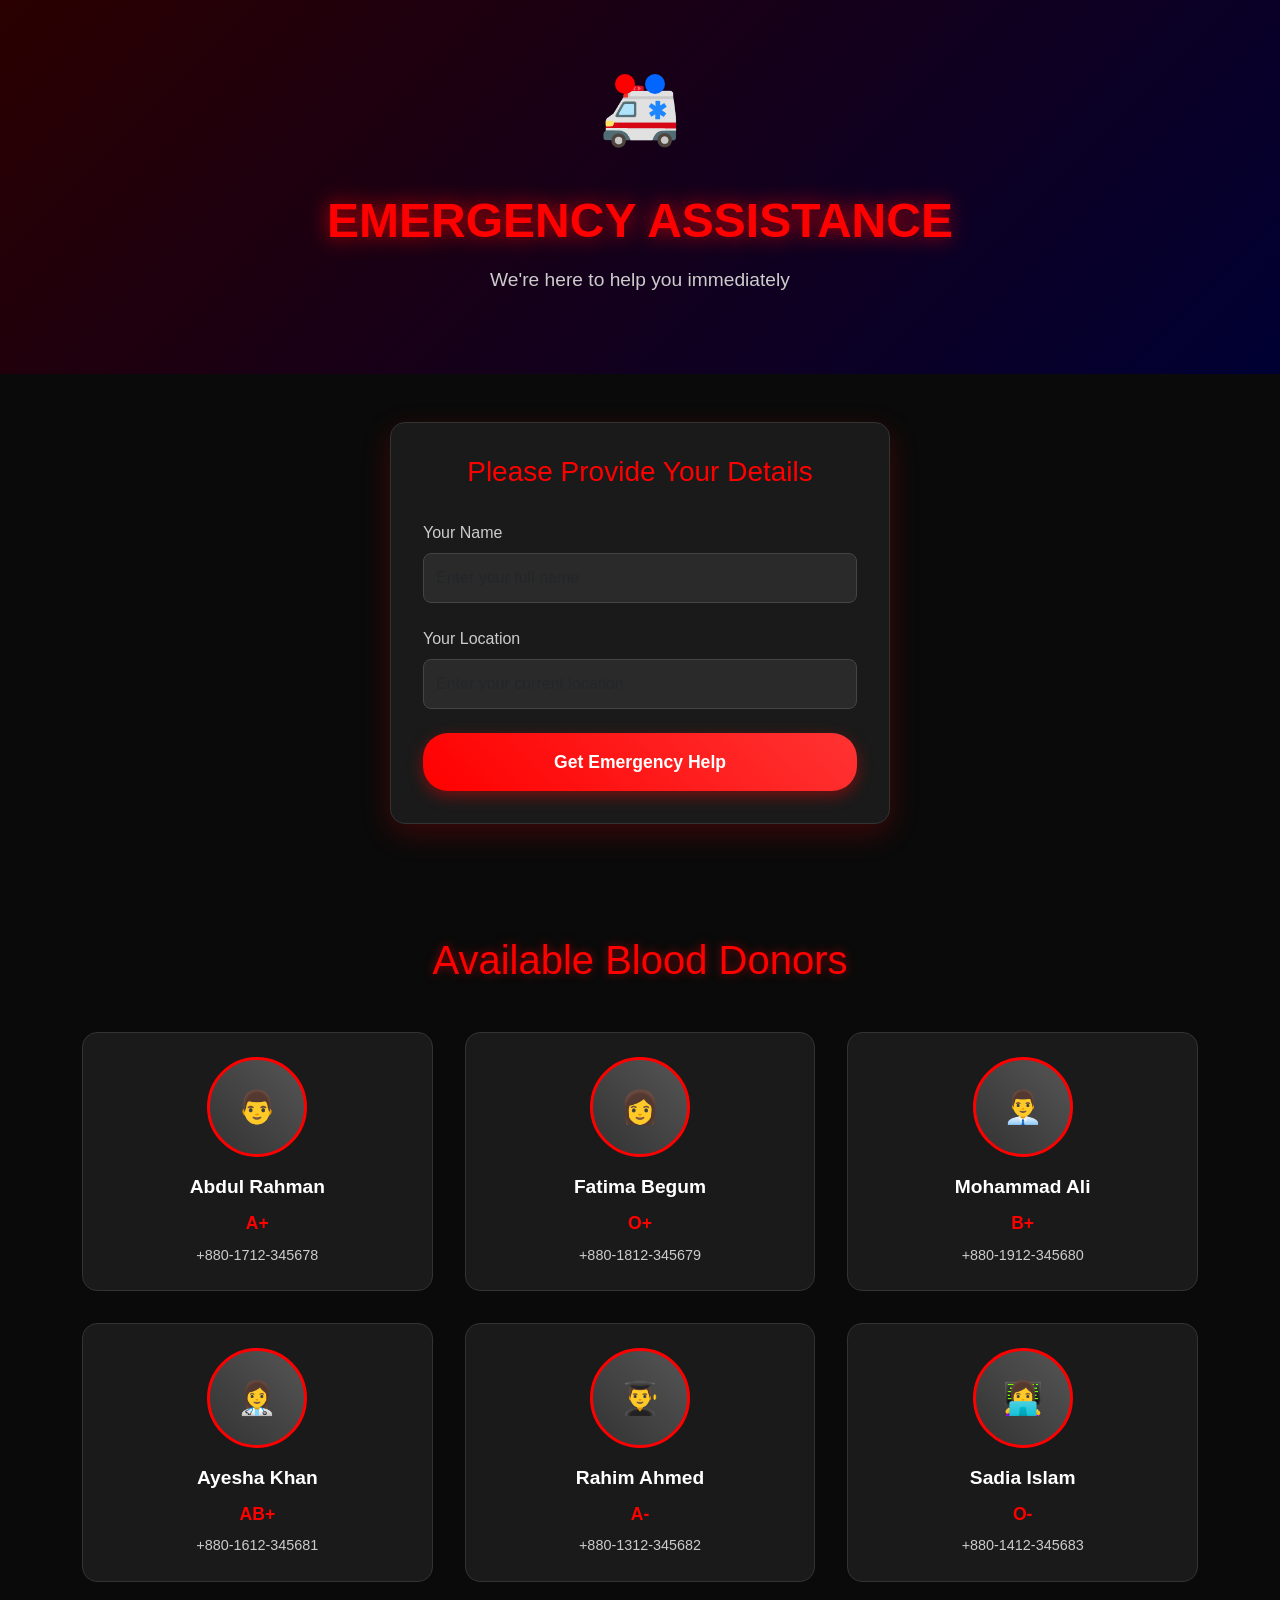
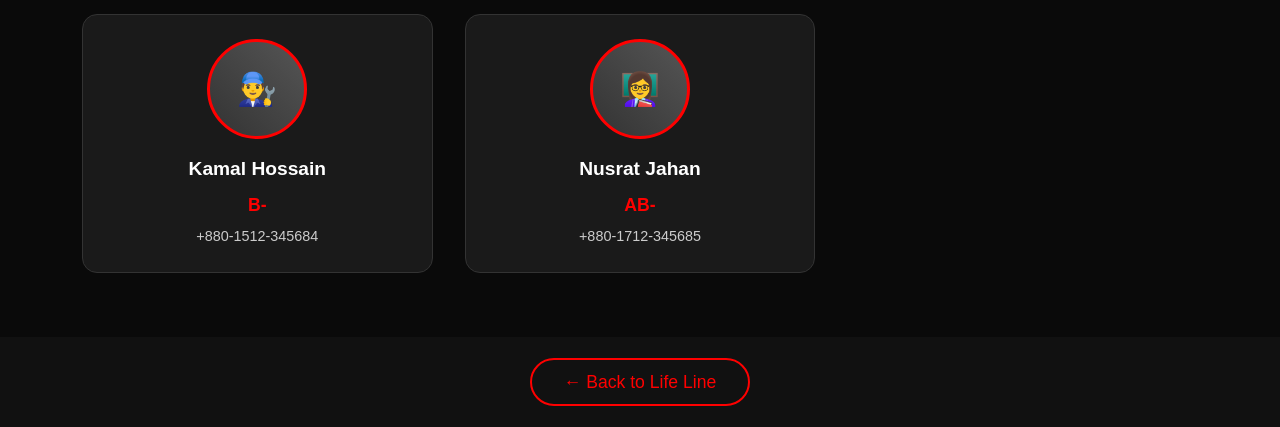
<file: Life-Line-Website/Life-Line-Website/emergency.html>
<!DOCTYPE html>
<html lang="en">
<head>
    <meta charset="UTF-8">
    <meta name="viewport" content="width=device-width, initial-scale=1.0">
    <title>Emergency - Life Line</title>
    <link href="https://cdn.jsdelivr.net/npm/bootstrap@5.3.0/dist/css/bootstrap.min.css" rel="stylesheet">
    <link rel="stylesheet" href="emergency.css">
</head>
<body>
    <!-- Emergency Header with Animation -->
    <header class="emergency-header">
        <div class="ambulance-animation">
            <div class="ambulance-icon">🚑</div>
            <div class="emergency-lights">
                <div class="light red"></div>
                <div class="light blue"></div>
            </div>
        </div>
        <h1 class="emergency-title">EMERGENCY ASSISTANCE</h1>
        <p class="emergency-subtitle">We're here to help you immediately</p>
    </header>

    <!-- Location Form Section -->
    <section class="location-form-section">
        <div class="container">
            <div class="form-container">
                <h3>Please Provide Your Details</h3>
                <form id="emergencyForm">
                    <div class="form-group">
                        <label for="name">Your Name</label>
                        <input type="text" id="name" class="form-control" placeholder="Enter your full name" required>
                    </div>
                    <div class="form-group">
                        <label for="location">Your Location</label>
                        <input type="text" id="location" class="form-control" placeholder="Enter your current location" required>
                    </div>
                    <button type="submit" class="submit-btn">Get Emergency Help</button>
                </form>
            </div>
        </div>
    </section>

    <!-- Emergency Contacts Section -->
    <section class="emergency-contacts-section" id="contactsSection" style="display: none;">
        <div class="container">
            <div class="row">
                <!-- Nearest Hospital -->
                <div class="col-md-6">
                    <div class="contact-panel hospital-panel">
                        <h3>🏥 Nearest Hospital</h3>
                        <div class="hospital-info">
                            <h4>Dhaka Medical College Hospital</h4>
                            <p class="distance">📍 2.5 km away</p>
                            <p class="contact">📞 +880-2-55165000</p>
                            <p class="address">🛣️ 1000, Dhaka Medical College Road</p>
                        </div>
                    </div>
                </div>

                <!-- Emergency Contacts -->
                <div class="col-md-6">
                    <div class="contact-panel emergency-panel">
                        <h3>🚨 Emergency Contacts</h3>
                        <div class="contact-list">
                            <div class="contact-item">
                                <span class="service">Police Station</span>
                                <span class="number">999</span>
                            </div>
                            <div class="contact-item">
                                <span class="service">Fire Service</span>
                                <span class="number">+880-2-7116622</span>
                            </div>
                            <div class="contact-item">
                                <span class="service">Ambulance Service</span>
                                <span class="number">+880-1711-234567</span>
                            </div>
                            <div class="contact-item">
                                <span class="service">Emergency Helpline</span>
                                <span class="number">109</span>
                            </div>
                        </div>
                    </div>
                </div>
            </div>
        </div>
    </section>

    <!-- Blood Donors Section -->
    <section class="blood-donors-section">
        <div class="container">
            <h2 class="section-title">Available Blood Donors</h2>
            <div class="donors-grid" id="donorsGrid">
                <!-- Donors will be loaded dynamically -->
            </div>
        </div>
    </section>

    <!-- Back to Home -->
    <div class="back-home">
        <a href="index.html" class="back-btn">← Back to Life Line</a>
    </div>

    <script src="emergency.js"></script>
</body>
</html>
</file>
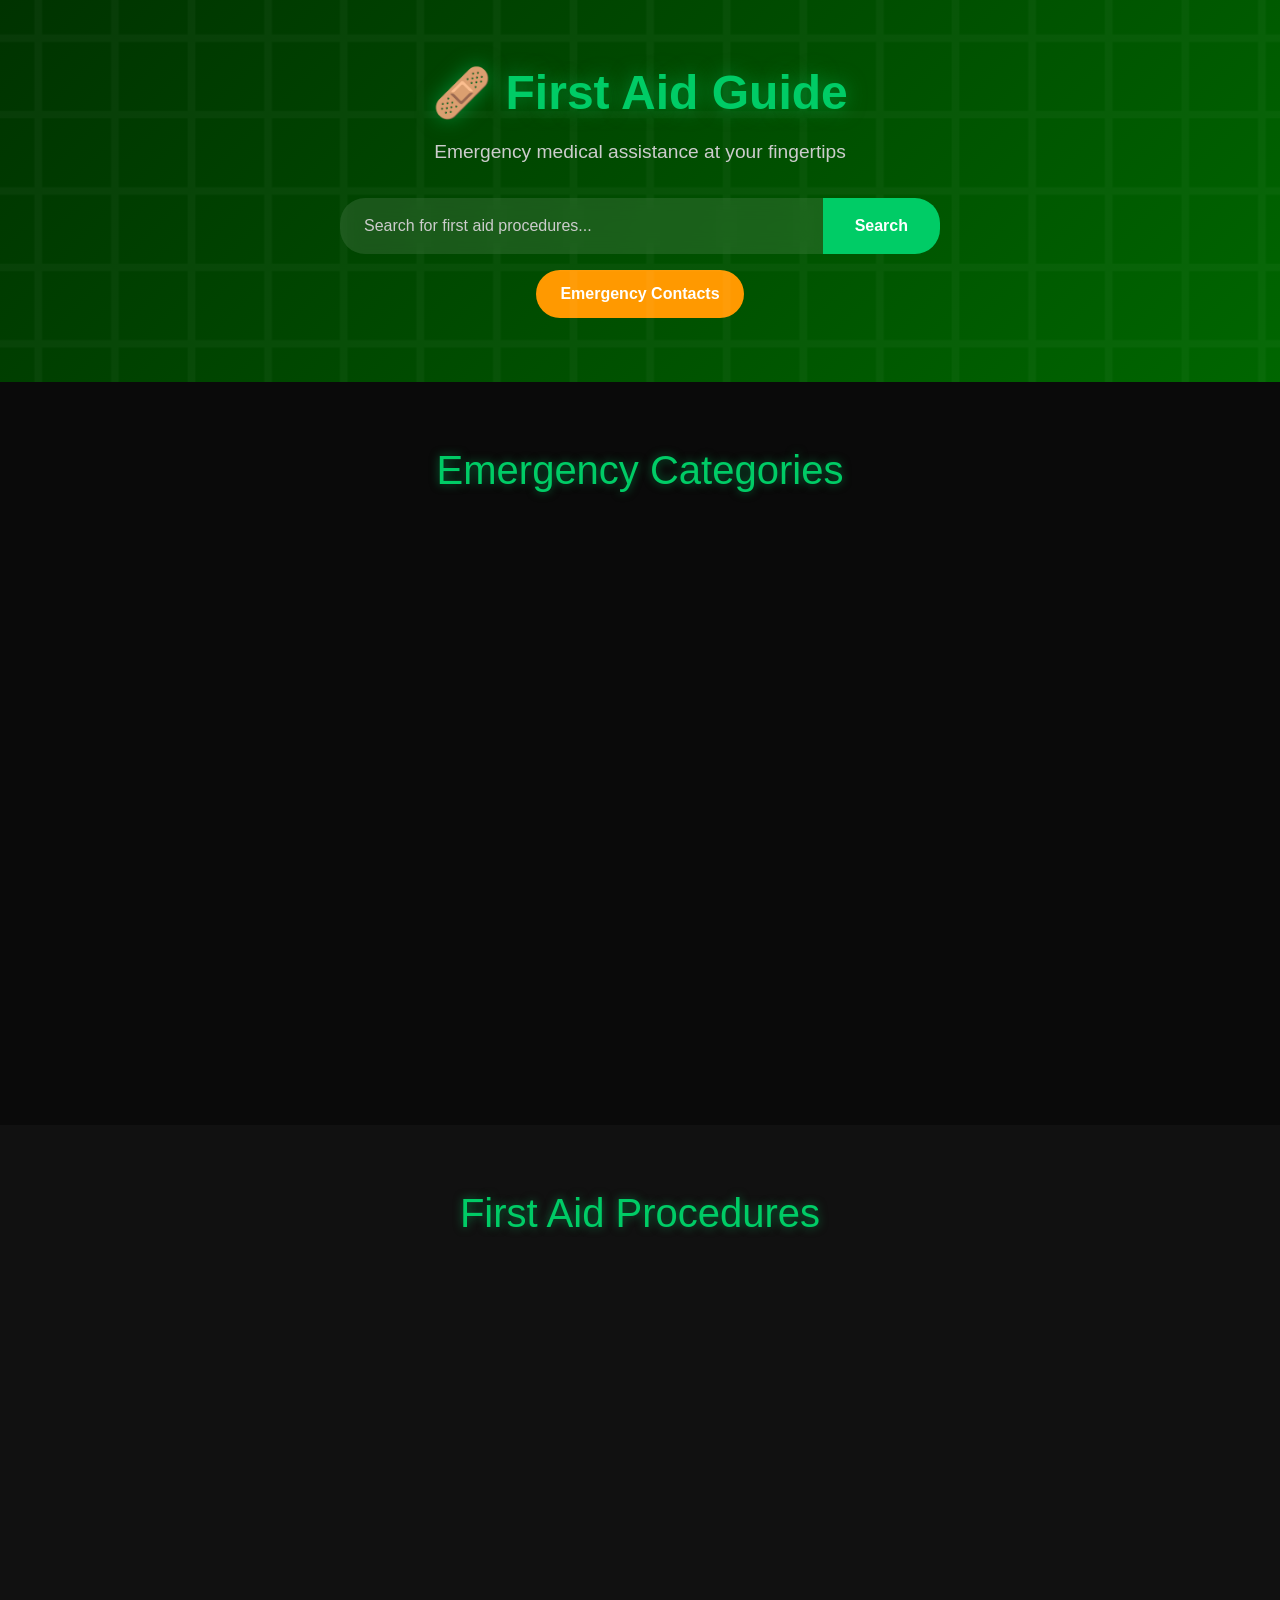
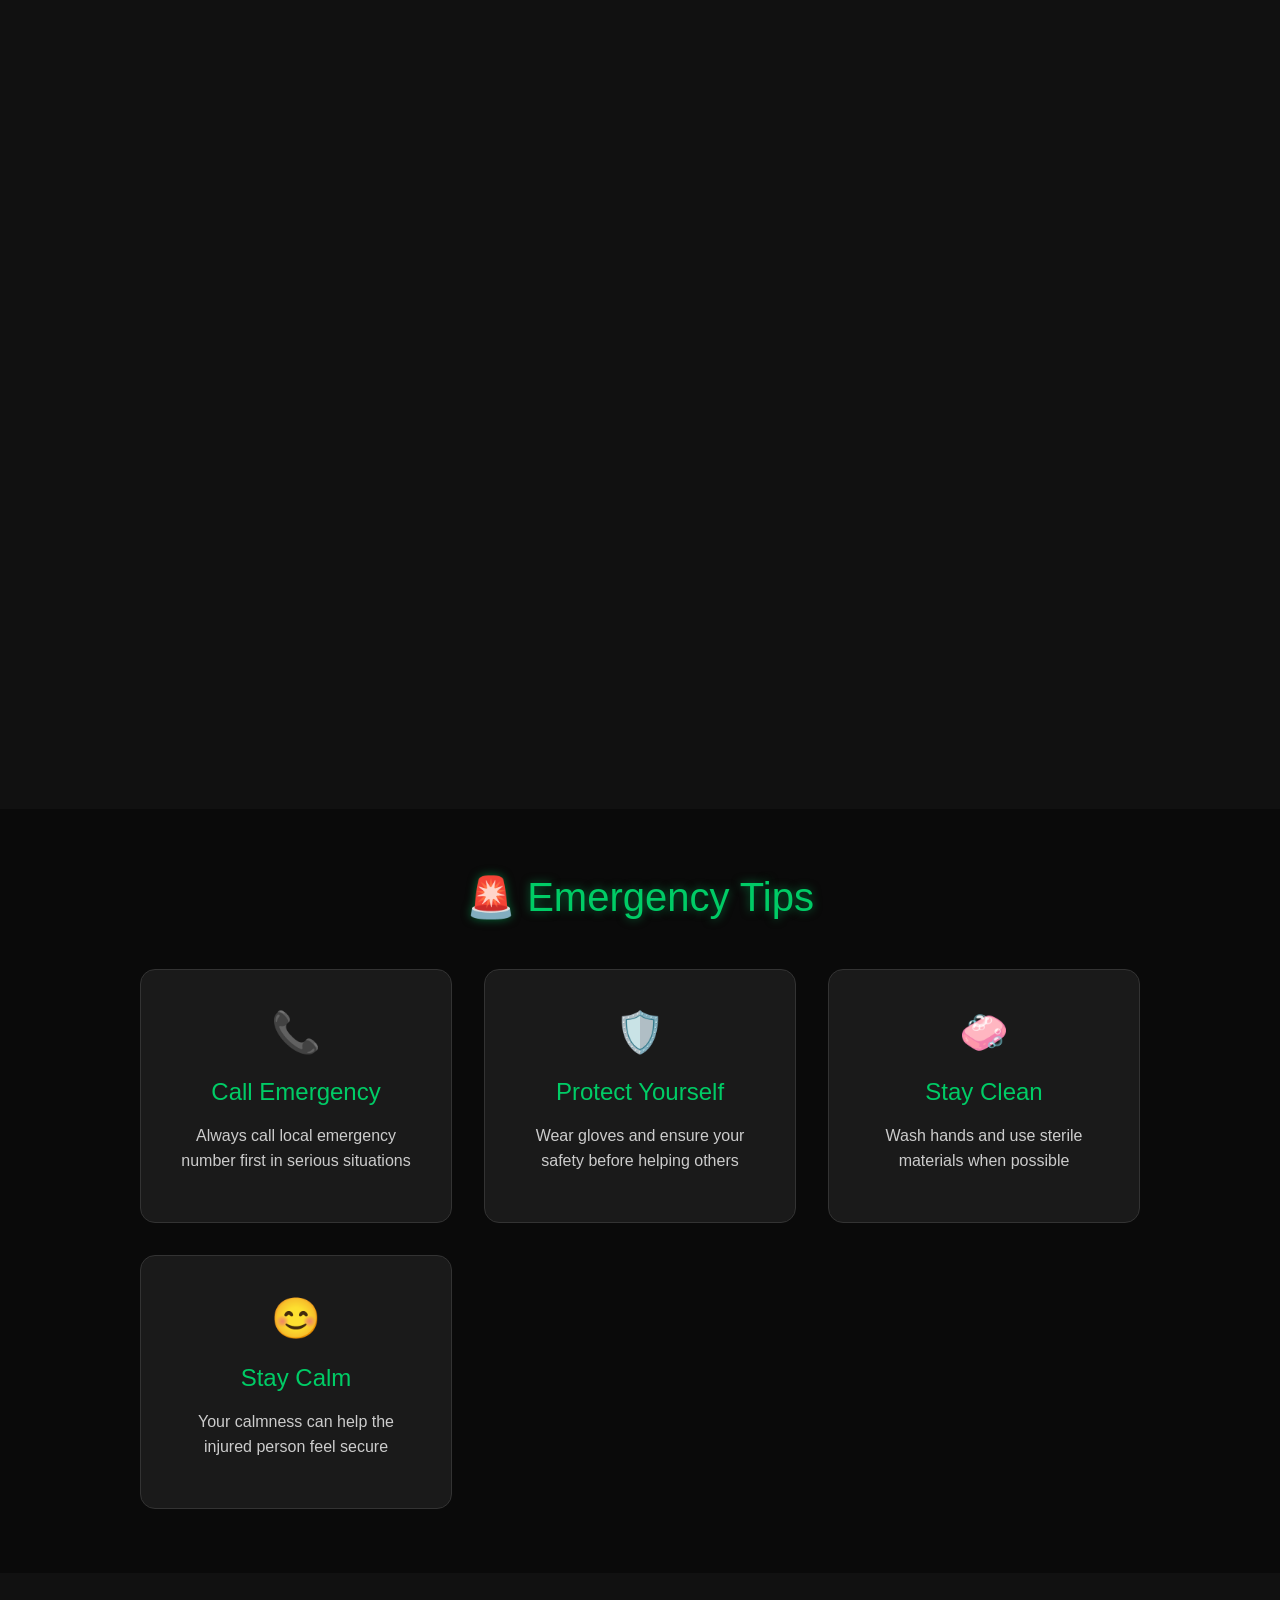
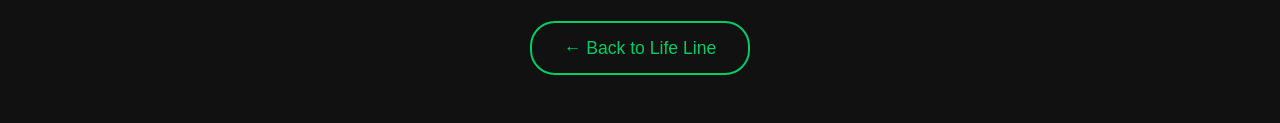
<file: Life-Line-Website/Life-Line-Website/firstaid.html>
<!DOCTYPE html>
<html lang="en">
<head>
    <meta charset="UTF-8">
    <meta name="viewport" content="width=device-width, initial-scale=1.0">
    <title>First Aid Guide - Life Line</title>
    <link href="https://cdn.jsdelivr.net/npm/bootstrap@5.3.0/dist/css/bootstrap.min.css" rel="stylesheet">
    <link rel="stylesheet" href="firstaid.css">
</head>
<body>
    <!-- First Aid Header -->
    <header class="firstaid-header">
        <div class="container">
            <h1 class="firstaid-title">🩹 First Aid Guide</h1>
            <p class="firstaid-subtitle">Emergency medical assistance at your fingertips</p>
            
            <!-- Search Bar -->
            <div class="search-bar">
                <input type="text" id="firstAidSearch" placeholder="Search for first aid procedures..." class="search-input">
                <button class="search-btn">Search</button>
            </div>
        </div>
    </header>

    <!-- Emergency Categories -->
    <section class="categories-section">
        <div class="container">
            <h2 class="section-title">Emergency Categories</h2>
            <div class="categories-grid" id="categoriesGrid">
                <!-- Categories will be loaded dynamically -->
            </div>
        </div>
    </section>

    <!-- First Aid Procedures -->
    <section class="procedures-section">
        <div class="container">
            <h2 class="section-title">First Aid Procedures</h2>
            <div class="procedures-container" id="proceduresContainer">
                <!-- Procedures will be loaded dynamically -->
            </div>
        </div>
    </section>

    <!-- Emergency Tips -->
    <section class="tips-section">
        <div class="container">
            <h2 class="section-title">🚨 Emergency Tips</h2>
            <div class="tips-grid">
                <div class="tip-card">
                    <div class="tip-icon">📞</div>
                    <h4>Call Emergency</h4>
                    <p>Always call local emergency number first in serious situations</p>
                </div>
                <div class="tip-card">
                    <div class="tip-icon">🛡️</div>
                    <h4>Protect Yourself</h4>
                    <p>Wear gloves and ensure your safety before helping others</p>
                </div>
                <div class="tip-card">
                    <div class="tip-icon">🧼</div>
                    <h4>Stay Clean</h4>
                    <p>Wash hands and use sterile materials when possible</p>
                </div>
                <div class="tip-card">
                    <div class="tip-icon">😊</div>
                    <h4>Stay Calm</h4>
                    <p>Your calmness can help the injured person feel secure</p>
                </div>
            </div>
        </div>
    </section>

    <!-- Back to Home -->
    <div class="back-home">
        <a href="index.html" class="back-btn">← Back to Life Line</a>
    </div>

    <script src="firstaid.js"></script>
</body>
</html>
</file>
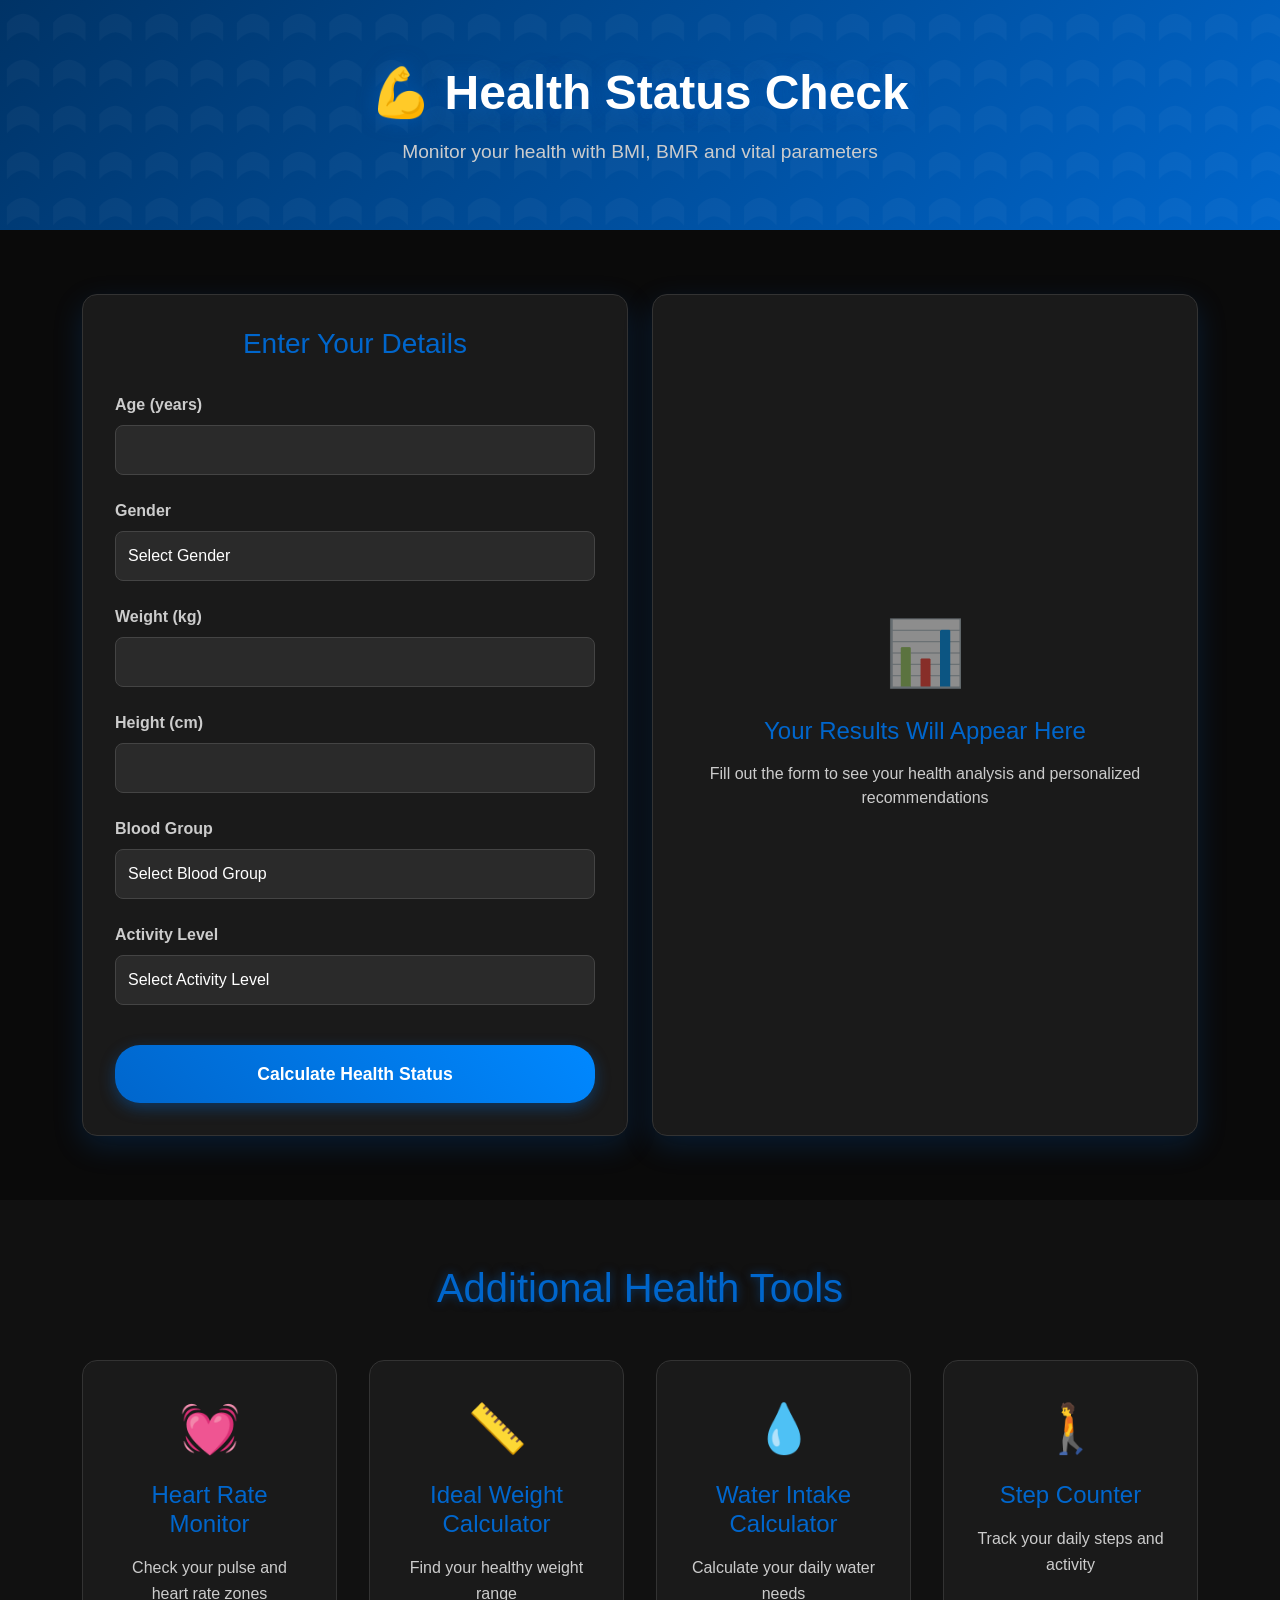
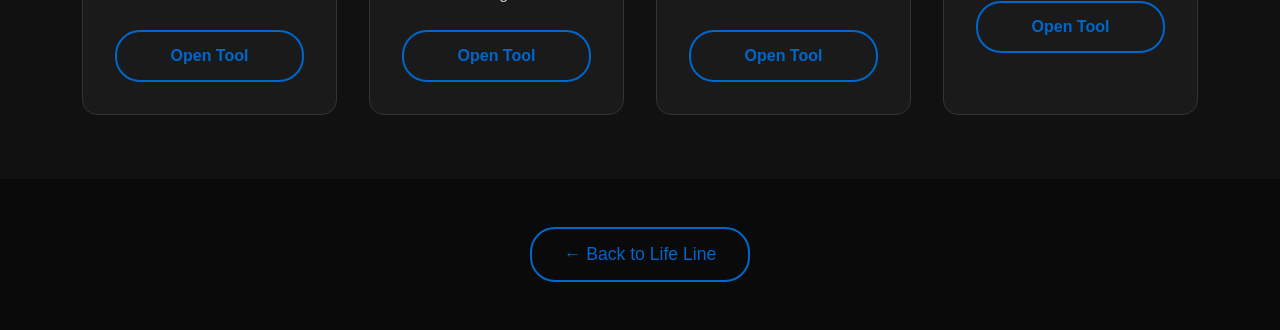
<file: Life-Line-Website/Life-Line-Website/healthstatus.html>
<!DOCTYPE html>
<html lang="en">
<head>
    <meta charset="UTF-8">
    <meta name="viewport" content="width=device-width, initial-scale=1.0">
    <title>Health Status Check - Life Line</title>
    <link href="https://cdn.jsdelivr.net/npm/bootstrap@5.3.0/dist/css/bootstrap.min.css" rel="stylesheet">
    <link rel="stylesheet" href="healthstatus.css">
</head>
<body>
    <!-- Health Status Header -->
    <header class="health-header">
        <div class="container">
            <h1 class="health-title">💪 Health Status Check</h1>
            <p class="health-subtitle">Monitor your health with BMI, BMR and vital parameters</p>
        </div>
    </header>

    <!-- Health Calculator Section -->
    <section class="calculator-section">
        <div class="container">
            <div class="row">
                <!-- Input Form -->
                <div class="col-md-6">
                    <div class="input-form">
                        <h3>Enter Your Details</h3>
                        <form id="healthForm">
                            <div class="form-group">
                                <label for="age">Age (years)</label>
                                <input type="number" id="age" class="form-control" min="1" max="120" required>
                            </div>
                            
                            <div class="form-group">
                                <label for="gender">Gender</label>
                                <select id="gender" class="form-control" required>
                                    <option value="">Select Gender</option>
                                    <option value="male">Male</option>
                                    <option value="female">Female</option>
                                </select>
                            </div>
                            
                            <div class="form-group">
                                <label for="weight">Weight (kg)</label>
                                <input type="number" id="weight" class="form-control" min="1" max="300" step="0.1" required>
                            </div>
                            
                            <div class="form-group">
                                <label for="height">Height (cm)</label>
                                <input type="number" id="height" class="form-control" min="50" max="250" step="0.1" required>
                            </div>
                            
                            <div class="form-group">
                                <label for="bloodGroup">Blood Group</label>
                                <select id="bloodGroup" class="form-control">
                                    <option value="">Select Blood Group</option>
                                    <option value="A+">A+</option>
                                    <option value="A-">A-</option>
                                    <option value="B+">B+</option>
                                    <option value="B-">B-</option>
                                    <option value="O+">O+</option>
                                    <option value="O-">O-</option>
                                    <option value="AB+">AB+</option>
                                    <option value="AB-">AB-</option>
                                </select>
                            </div>
                            
                            <div class="form-group">
                                <label for="activity">Activity Level</label>
                                <select id="activity" class="form-control" required>
                                    <option value="">Select Activity Level</option>
                                    <option value="1.2">Sedentary (little or no exercise)</option>
                                    <option value="1.375">Lightly active (light exercise 1-3 days/week)</option>
                                    <option value="1.55">Moderately active (moderate exercise 3-5 days/week)</option>
                                    <option value="1.725">Very active (hard exercise 6-7 days/week)</option>
                                    <option value="1.9">Extra active (very hard exercise & physical job)</option>
                                </select>
                            </div>
                            
                            <button type="submit" class="calculate-btn">Calculate Health Status</button>
                        </form>
                    </div>
                </div>

                <!-- Results Display -->
                <div class="col-md-6">
                    <div class="results-container" id="resultsContainer" style="display: none;">
                        <h3>Your Health Results</h3>
                        
                        <!-- BMI Result -->
                        <div class="result-card bmi-result">
                            <div class="result-icon">⚖️</div>
                            <div class="result-content">
                                <h4>BMI: <span id="bmiValue">-</span></h4>
                                <p class="result-category" id="bmiCategory">-</p>
                                <div class="bmi-scale">
                                    <div class="scale-item underweight">Underweight<br>&lt;18.5</div>
                                    <div class="scale-item normal">Normal<br>18.5-24.9</div>
                                    <div class="scale-item overweight">Overweight<br>25-29.9</div>
                                    <div class="scale-item obese">Obese<br>30+</div>
                                </div>
                            </div>
                        </div>

                        <!-- BMR Result -->
                        <div class="result-card bmr-result">
                            <div class="result-icon">🔥</div>
                            <div class="result-content">
                                <h4>BMR: <span id="bmrValue">-</span> calories/day</h4>
                                <p>Your body's basic energy requirement at rest</p>
                            </div>
                        </div>

                        <!-- Daily Calories -->
                        <div class="result-card calories-result">
                            <div class="result-icon">🍽️</div>
                            <div class="result-content">
                                <h4>Daily Calories: <span id="caloriesValue">-</span></h4>
                                <p>Based on your activity level</p>
                            </div>
                        </div>

                        <!-- Health Tips -->
                        <div class="health-tips" id="healthTips">
                            <!-- Tips will be loaded dynamically -->
                        </div>
                    </div>

                    <!-- Initial Placeholder -->
                    <div class="placeholder-container" id="placeholderContainer">
                        <div class="placeholder-icon">📊</div>
                        <h4>Your Results Will Appear Here</h4>
                        <p>Fill out the form to see your health analysis and personalized recommendations</p>
                    </div>
                </div>
            </div>
        </div>
    </section>

    <!-- Additional Health Tools -->
    <section class="tools-section">
        <div class="container">
            <h2 class="section-title">Additional Health Tools</h2>
            <div class="tools-grid">
                <div class="tool-card">
                    <div class="tool-icon">💓</div>
                    <h4>Heart Rate Monitor</h4>
                    <p>Check your pulse and heart rate zones</p>
                    <button class="tool-btn" onclick="showHeartRateTool()">Open Tool</button>
                </div>
                <div class="tool-card">
                    <div class="tool-icon">📏</div>
                    <h4>Ideal Weight Calculator</h4>
                    <p>Find your healthy weight range</p>
                    <button class="tool-btn" onclick="showIdealWeightTool()">Open Tool</button>
                </div>
                <div class="tool-card">
                    <div class="tool-icon">💧</div>
                    <h4>Water Intake Calculator</h4>
                    <p>Calculate your daily water needs</p>
                    <button class="tool-btn" onclick="showWaterIntakeTool()">Open Tool</button>
                </div>
                <div class="tool-card">
                    <div class="tool-icon">🚶</div>
                    <h4>Step Counter</h4>
                    <p>Track your daily steps and activity</p>
                    <button class="tool-btn" onclick="showStepCounterTool()">Open Tool</button>
                </div>
            </div>
        </div>
    </section>

    <!-- Back to Home -->
    <div class="back-home">
        <a href="index.html" class="back-btn">← Back to Life Line</a>
    </div>

    <script src="healthstatus.js"></script>
</body>
</html>
</file>
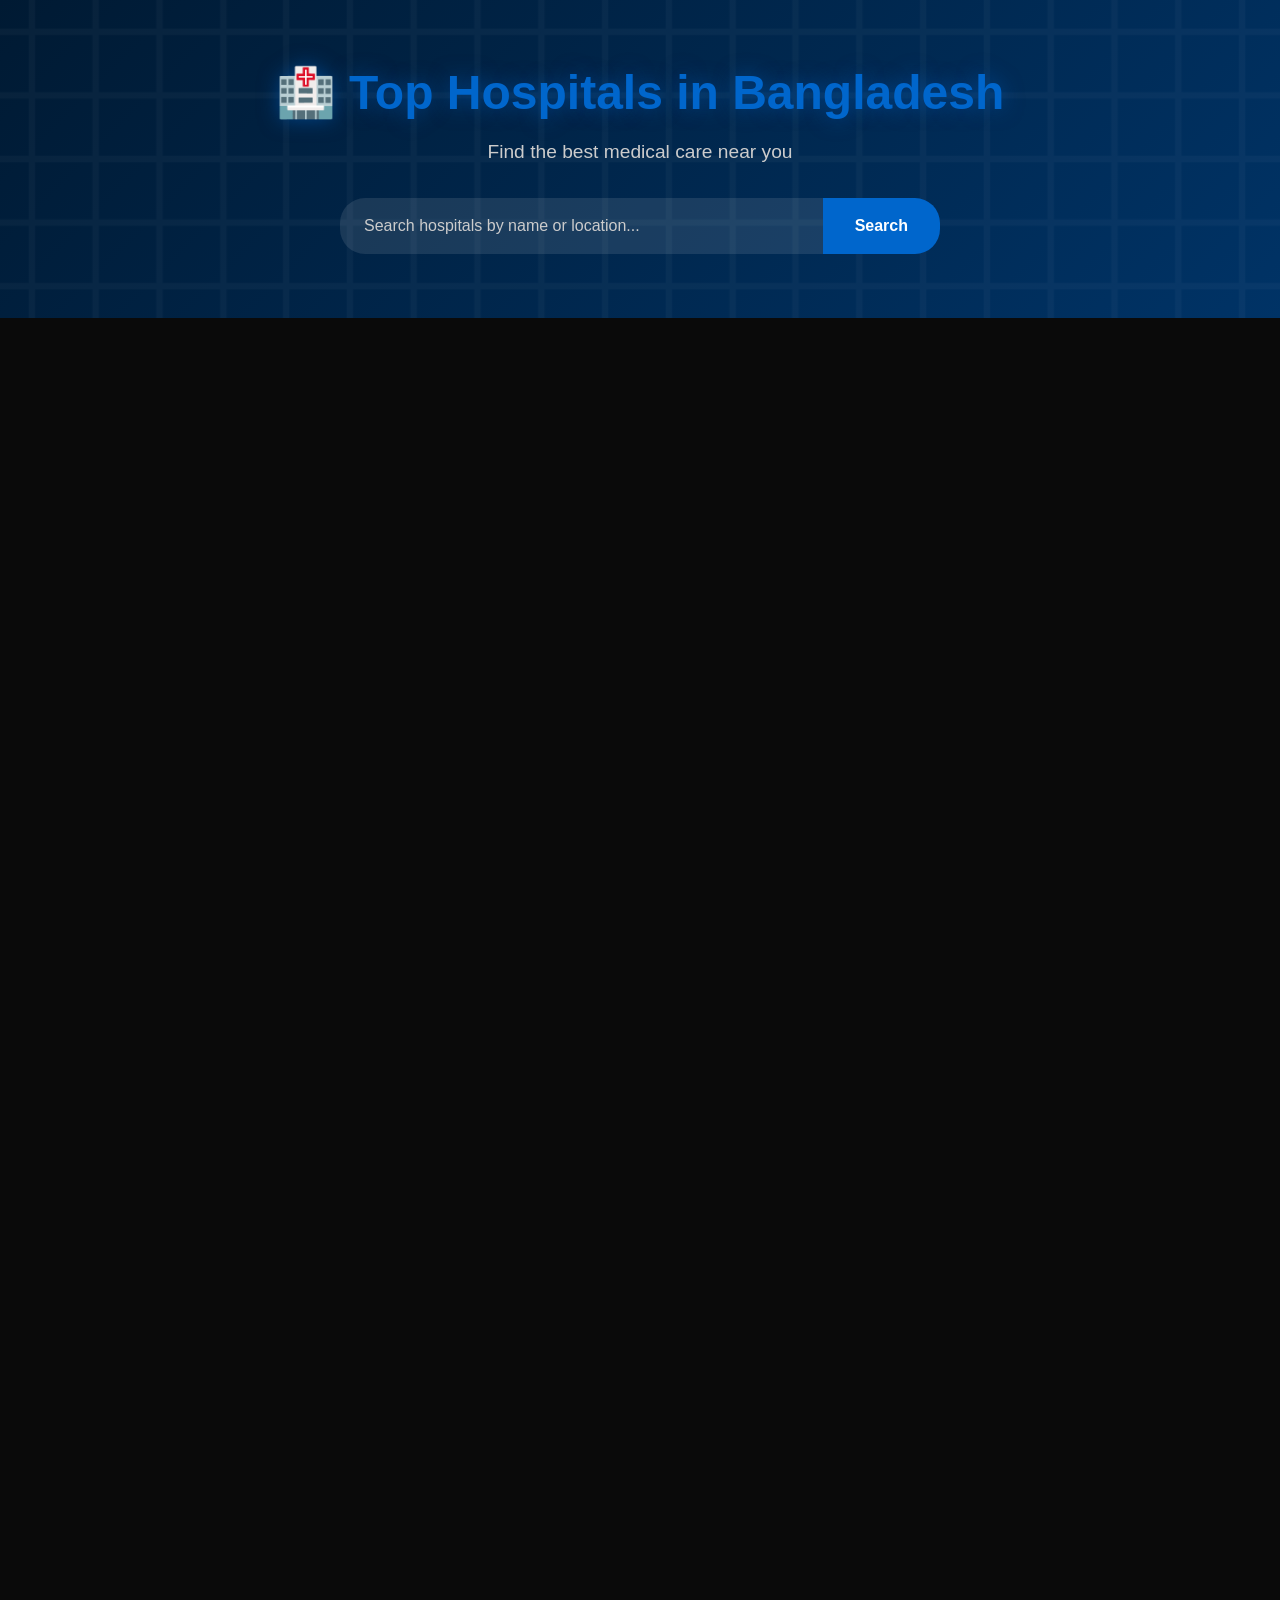
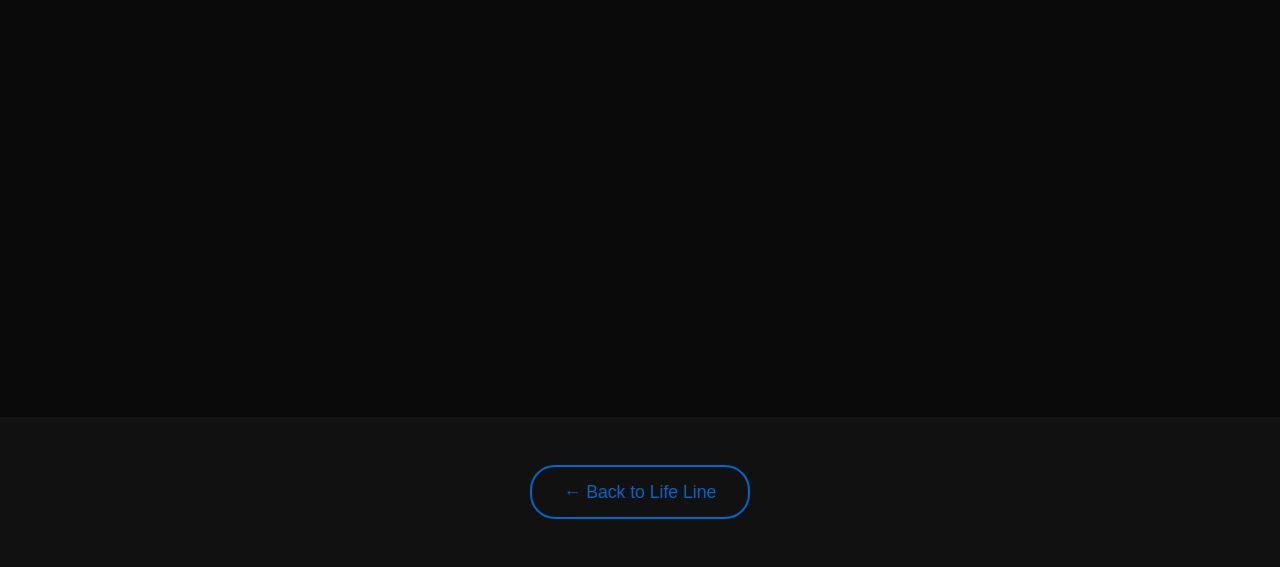
<file: Life-Line-Website/Life-Line-Website/hospital.html>
<!DOCTYPE html>
<html lang="en">
<head>
    <meta charset="UTF-8">
    <meta name="viewport" content="width=device-width, initial-scale=1.0">
    <title>Hospital Listings - Life Line</title>
    <link href="https://cdn.jsdelivr.net/npm/bootstrap@5.3.0/dist/css/bootstrap.min.css" rel="stylesheet">
    <link rel="stylesheet" href="hospital.css">
</head>
<body>
    <!-- Hospital Header -->
    <header class="hospital-header">
        <div class="container">
            <h1 class="hospital-title">🏥 Top Hospitals in Bangladesh</h1>
            <p class="hospital-subtitle">Find the best medical care near you</p>
            <div class="search-bar">
                <input type="text" id="hospitalSearch" placeholder="Search hospitals by name or location..." class="search-input">
                <button class="search-btn">Search</button>
            </div>
        </div>
    </header>

    <!-- Hospitals Grid -->
    <section class="hospitals-section">
        <div class="container">
            <div class="hospitals-grid" id="hospitalsGrid">
                <!-- Hospitals will be loaded dynamically -->
            </div>
        </div>
    </section>

    <!-- Back to Home -->
    <div class="back-home">
        <a href="index.html" class="back-btn">← Back to Life Line</a>
    </div>

    <script src="hospital.js"></script>
</body>
</html>
</file>
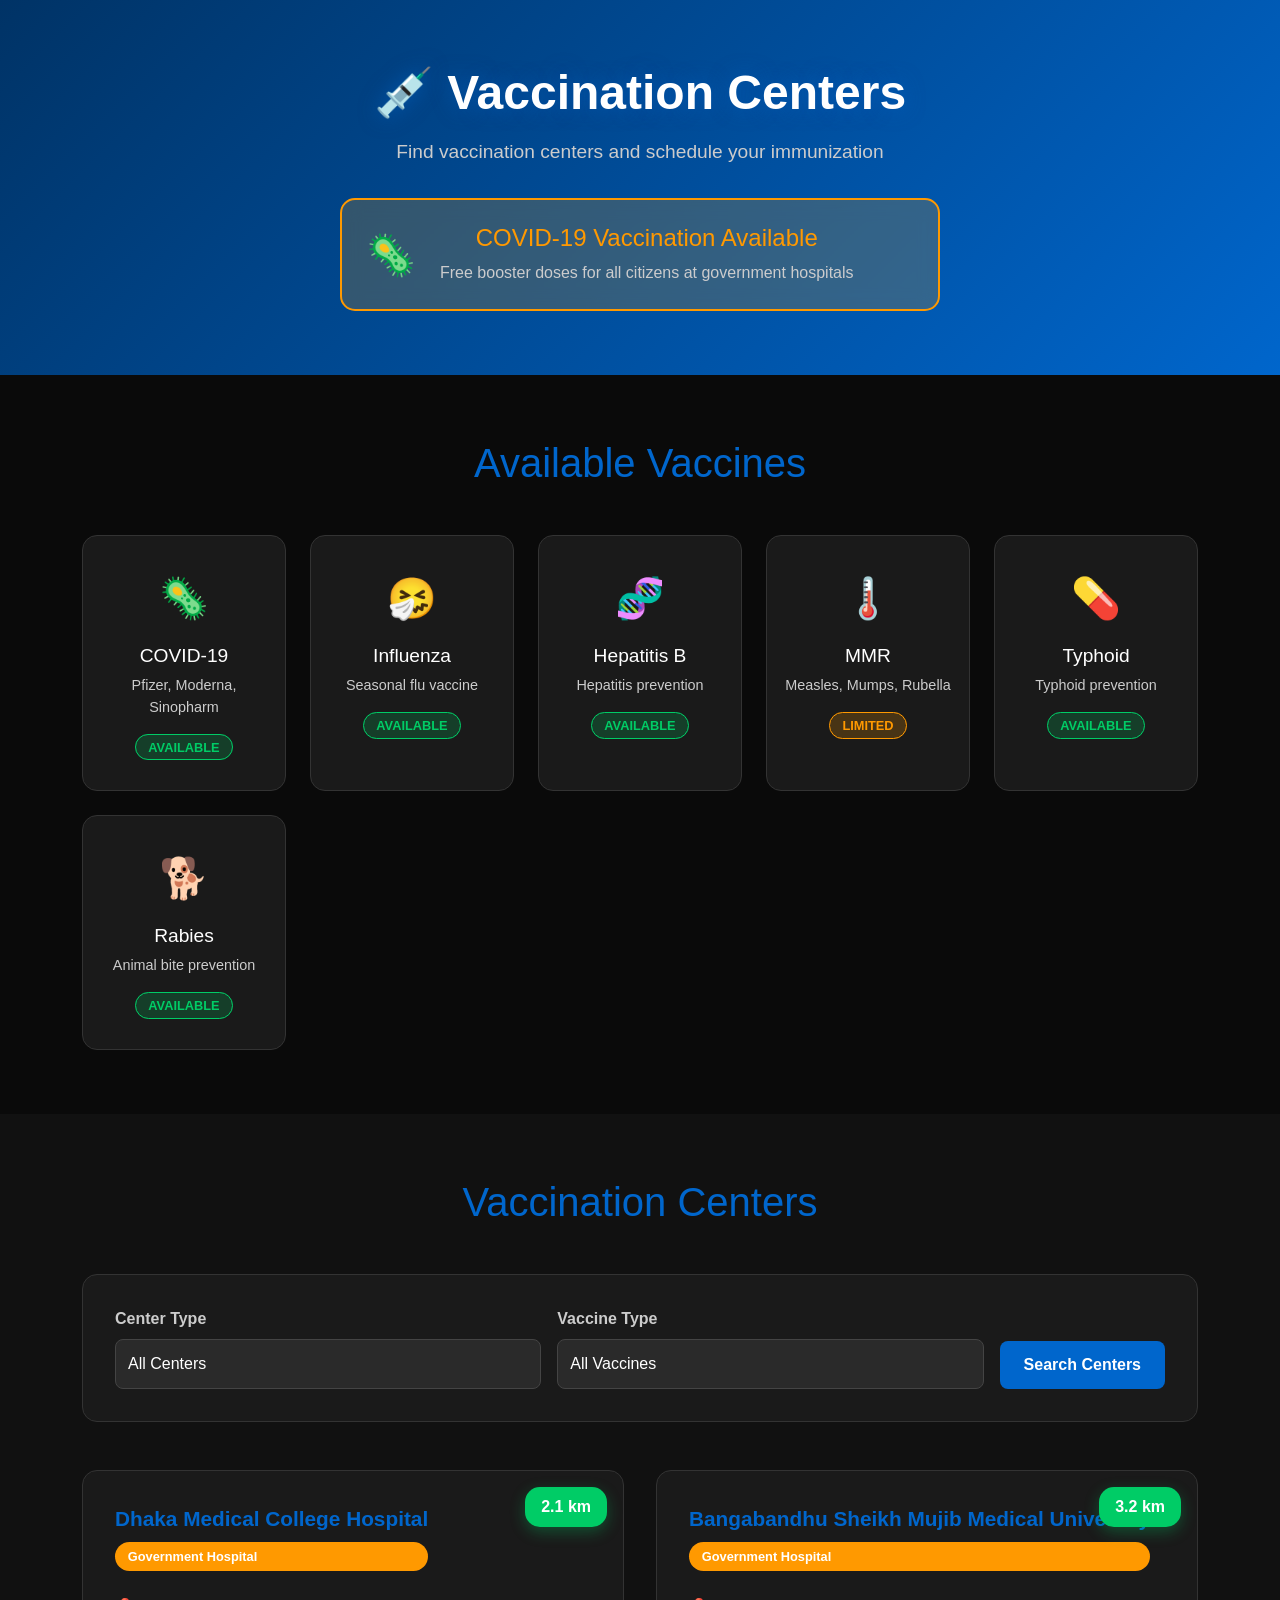
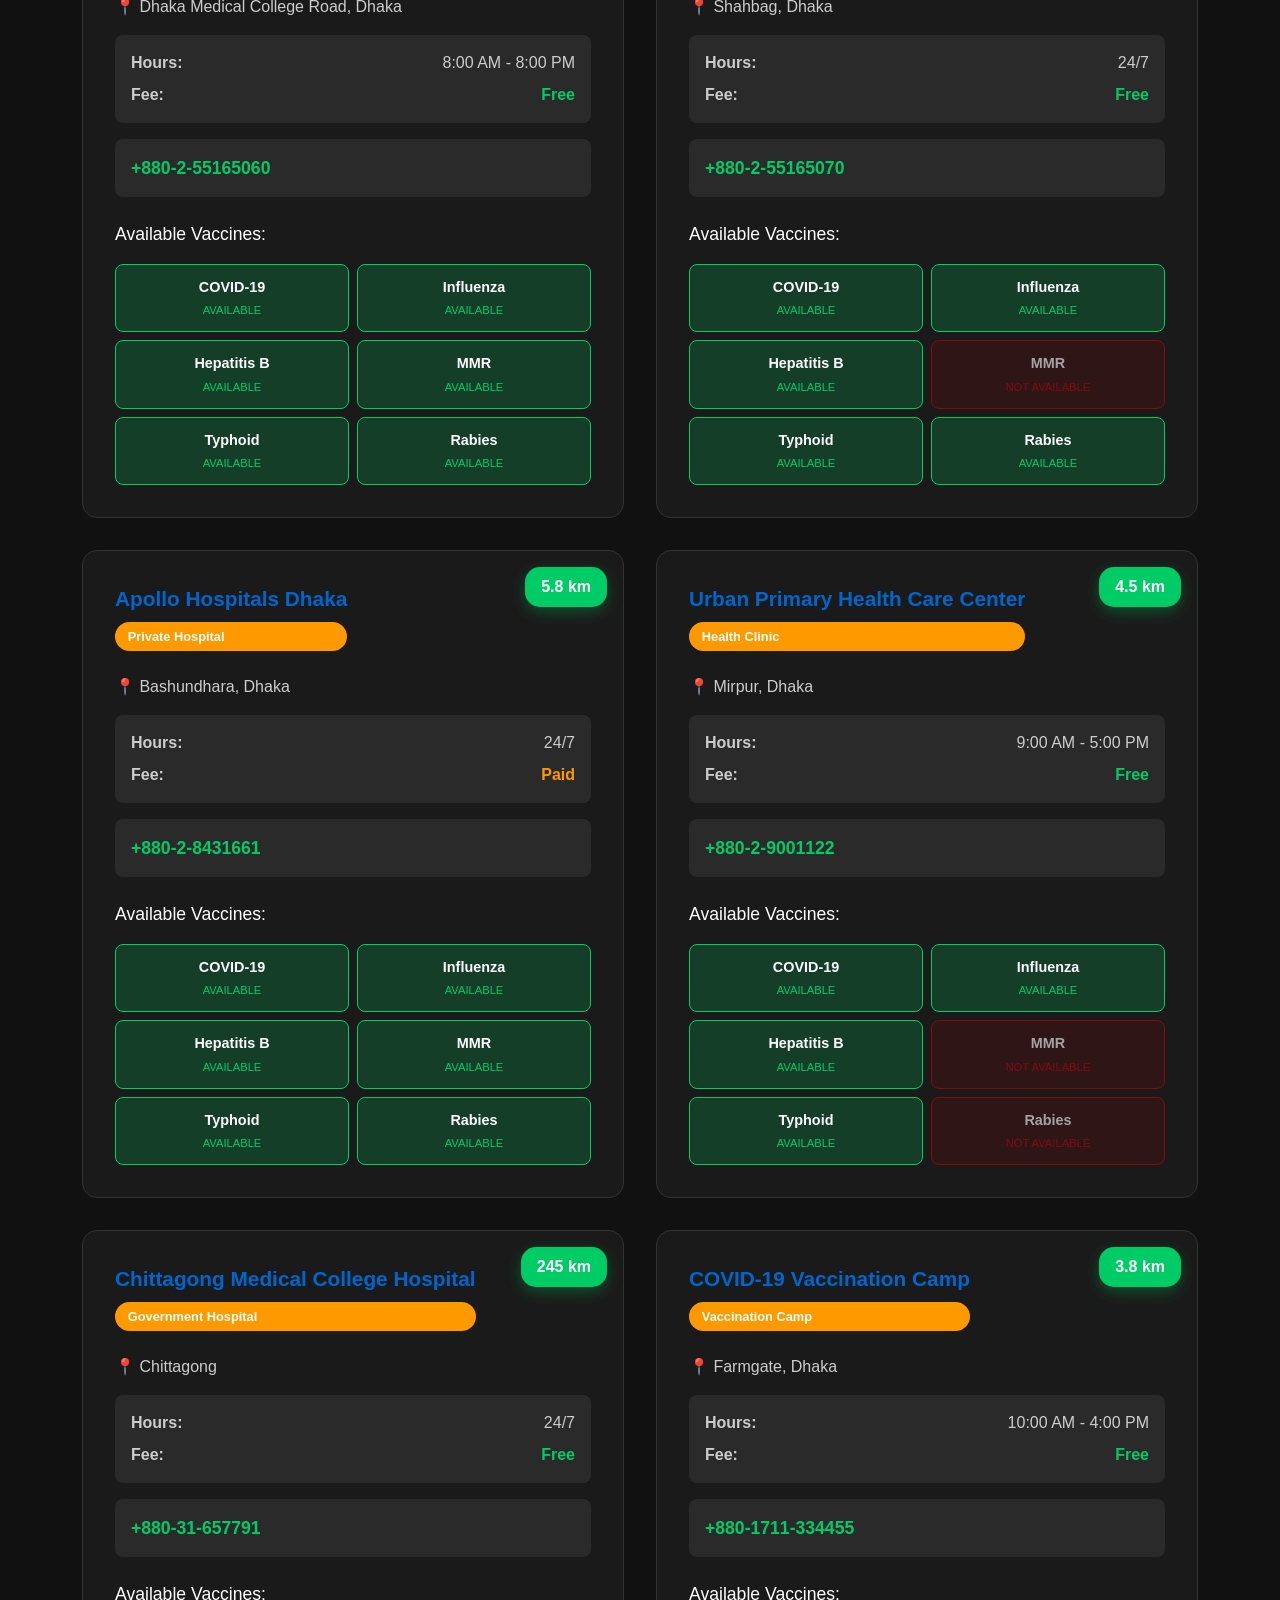
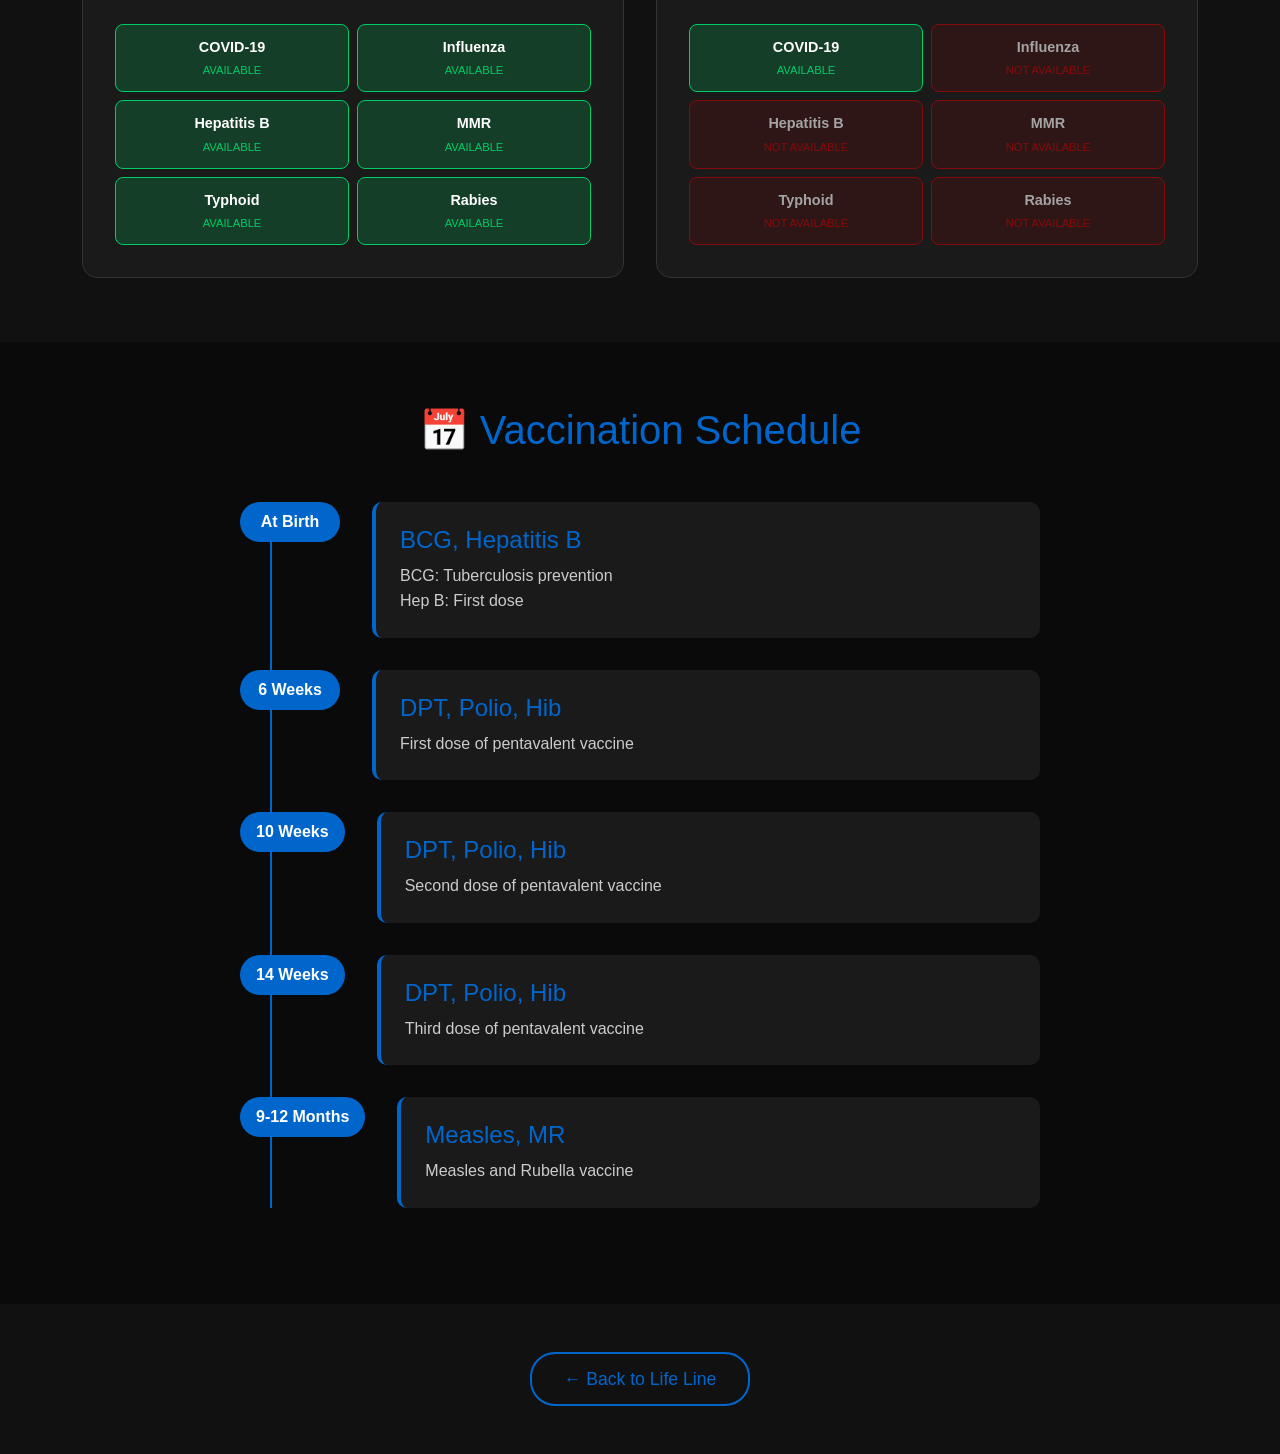
<file: Life-Line-Website/Life-Line-Website/vaccination.html>
<!DOCTYPE html>
<html lang="en">
<head>
    <meta charset="UTF-8">
    <meta name="viewport" content="width=device-width, initial-scale=1.0">
    <title>Vaccination Centers - Life Line</title>
    <link href="https://cdn.jsdelivr.net/npm/bootstrap@5.3.0/dist/css/bootstrap.min.css" rel="stylesheet">
    <link rel="stylesheet" href="vaccination.css">
</head>
<body>
    <!-- Vaccination Header -->
    <header class="vaccination-header">
        <div class="container">
            <h1 class="vaccination-title">💉 Vaccination Centers</h1>
            <p class="vaccination-subtitle">Find vaccination centers and schedule your immunization</p>
            
            <!-- COVID-19 Alert -->
            <div class="covid-alert">
                <div class="alert-icon">🦠</div>
                <div class="alert-content">
                    <h4>COVID-19 Vaccination Available</h4>
                    <p>Free booster doses for all citizens at government hospitals</p>
                </div>
            </div>
        </div>
    </header>

    <!-- Vaccine Types -->
    <section class="vaccine-types-section">
        <div class="container">
            <h2 class="section-title">Available Vaccines</h2>
            <div class="vaccine-types-grid">
                <div class="vaccine-card" data-vaccine="covid">
                    <div class="vaccine-icon">🦠</div>
                    <h3>COVID-19</h3>
                    <p>Pfizer, Moderna, Sinopharm</p>
                    <span class="availability available">Available</span>
                </div>

                <div class="vaccine-card" data-vaccine="flu">
                    <div class="vaccine-icon">🤧</div>
                    <h3>Influenza</h3>
                    <p>Seasonal flu vaccine</p>
                    <span class="availability available">Available</span>
                </div>

                <div class="vaccine-card" data-vaccine="hepatitis">
                    <div class="vaccine-icon">🧬</div>
                    <h3>Hepatitis B</h3>
                    <p>Hepatitis prevention</p>
                    <span class="availability available">Available</span>
                </div>

                <div class="vaccine-card" data-vaccine="mmr">
                    <div class="vaccine-icon">🌡️</div>
                    <h3>MMR</h3>
                    <p>Measles, Mumps, Rubella</p>
                    <span class="availability limited">Limited</span>
                </div>

                <div class="vaccine-card" data-vaccine="typhoid">
                    <div class="vaccine-icon">💊</div>
                    <h3>Typhoid</h3>
                    <p>Typhoid prevention</p>
                    <span class="availability available">Available</span>
                </div>

                <div class="vaccine-card" data-vaccine="rabies">
                    <div class="vaccine-icon">🐕</div>
                    <h3>Rabies</h3>
                    <p>Animal bite prevention</p>
                    <span class="availability available">Available</span>
                </div>
            </div>
        </div>
    </section>

    <!-- Vaccination Centers -->
    <section class="centers-section">
        <div class="container">
            <h2 class="section-title">Vaccination Centers</h2>
            
            <!-- Filter -->
            <div class="filter-card">
                <div class="filter-options">
                    <div class="filter-group">
                        <label for="centerType">Center Type</label>
                        <select id="centerType" class="form-control">
                            <option value="all">All Centers</option>
                            <option value="government">Government Hospital</option>
                            <option value="private">Private Hospital</option>
                            <option value="clinic">Health Clinic</option>
                            <option value="camp">Vaccination Camp</option>
                        </select>
                    </div>
                    
                    <div class="filter-group">
                        <label for="vaccineType">Vaccine Type</label>
                        <select id="vaccineType" class="form-control">
                            <option value="all">All Vaccines</option>
                            <option value="covid">COVID-19</option>
                            <option value="flu">Influenza</option>
                            <option value="hepatitis">Hepatitis</option>
                            <option value="mmr">MMR</option>
                            <option value="typhoid">Typhoid</option>
                            <option value="rabies">Rabies</option>
                        </select>
                    </div>
                    
                    <button class="search-btn" onclick="filterCenters()">Search Centers</button>
                </div>
            </div>

            <div class="centers-grid" id="centersGrid">
                <!-- Centers will be loaded dynamically -->
            </div>
        </div>
    </section>

    <!-- Vaccination Schedule -->
    <section class="schedule-section">
        <div class="container">
            <h2 class="section-title">📅 Vaccination Schedule</h2>
            <div class="schedule-timeline">
                <div class="timeline-item">
                    <div class="timeline-date">At Birth</div>
                    <div class="timeline-content">
                        <h4>BCG, Hepatitis B</h4>
                        <p>BCG: Tuberculosis prevention<br>Hep B: First dose</p>
                    </div>
                </div>

                <div class="timeline-item">
                    <div class="timeline-date">6 Weeks</div>
                    <div class="timeline-content">
                        <h4>DPT, Polio, Hib</h4>
                        <p>First dose of pentavalent vaccine</p>
                    </div>
                </div>

                <div class="timeline-item">
                    <div class="timeline-date">10 Weeks</div>
                    <div class="timeline-content">
                        <h4>DPT, Polio, Hib</h4>
                        <p>Second dose of pentavalent vaccine</p>
                    </div>
                </div>

                <div class="timeline-item">
                    <div class="timeline-date">14 Weeks</div>
                    <div class="timeline-content">
                        <h4>DPT, Polio, Hib</h4>
                        <p>Third dose of pentavalent vaccine</p>
                    </div>
                </div>

                <div class="timeline-item">
                    <div class="timeline-date">9-12 Months</div>
                    <div class="timeline-content">
                        <h4>Measles, MR</h4>
                        <p>Measles and Rubella vaccine</p>
                    </div>
                </div>
            </div>
        </div>
    </section>

    <!-- Back to Home -->
    <div class="back-home">
        <a href="index.html" class="back-btn">← Back to Life Line</a>
    </div>

    <script src="vaccination.js"></script>
</body>
</html>
</file>
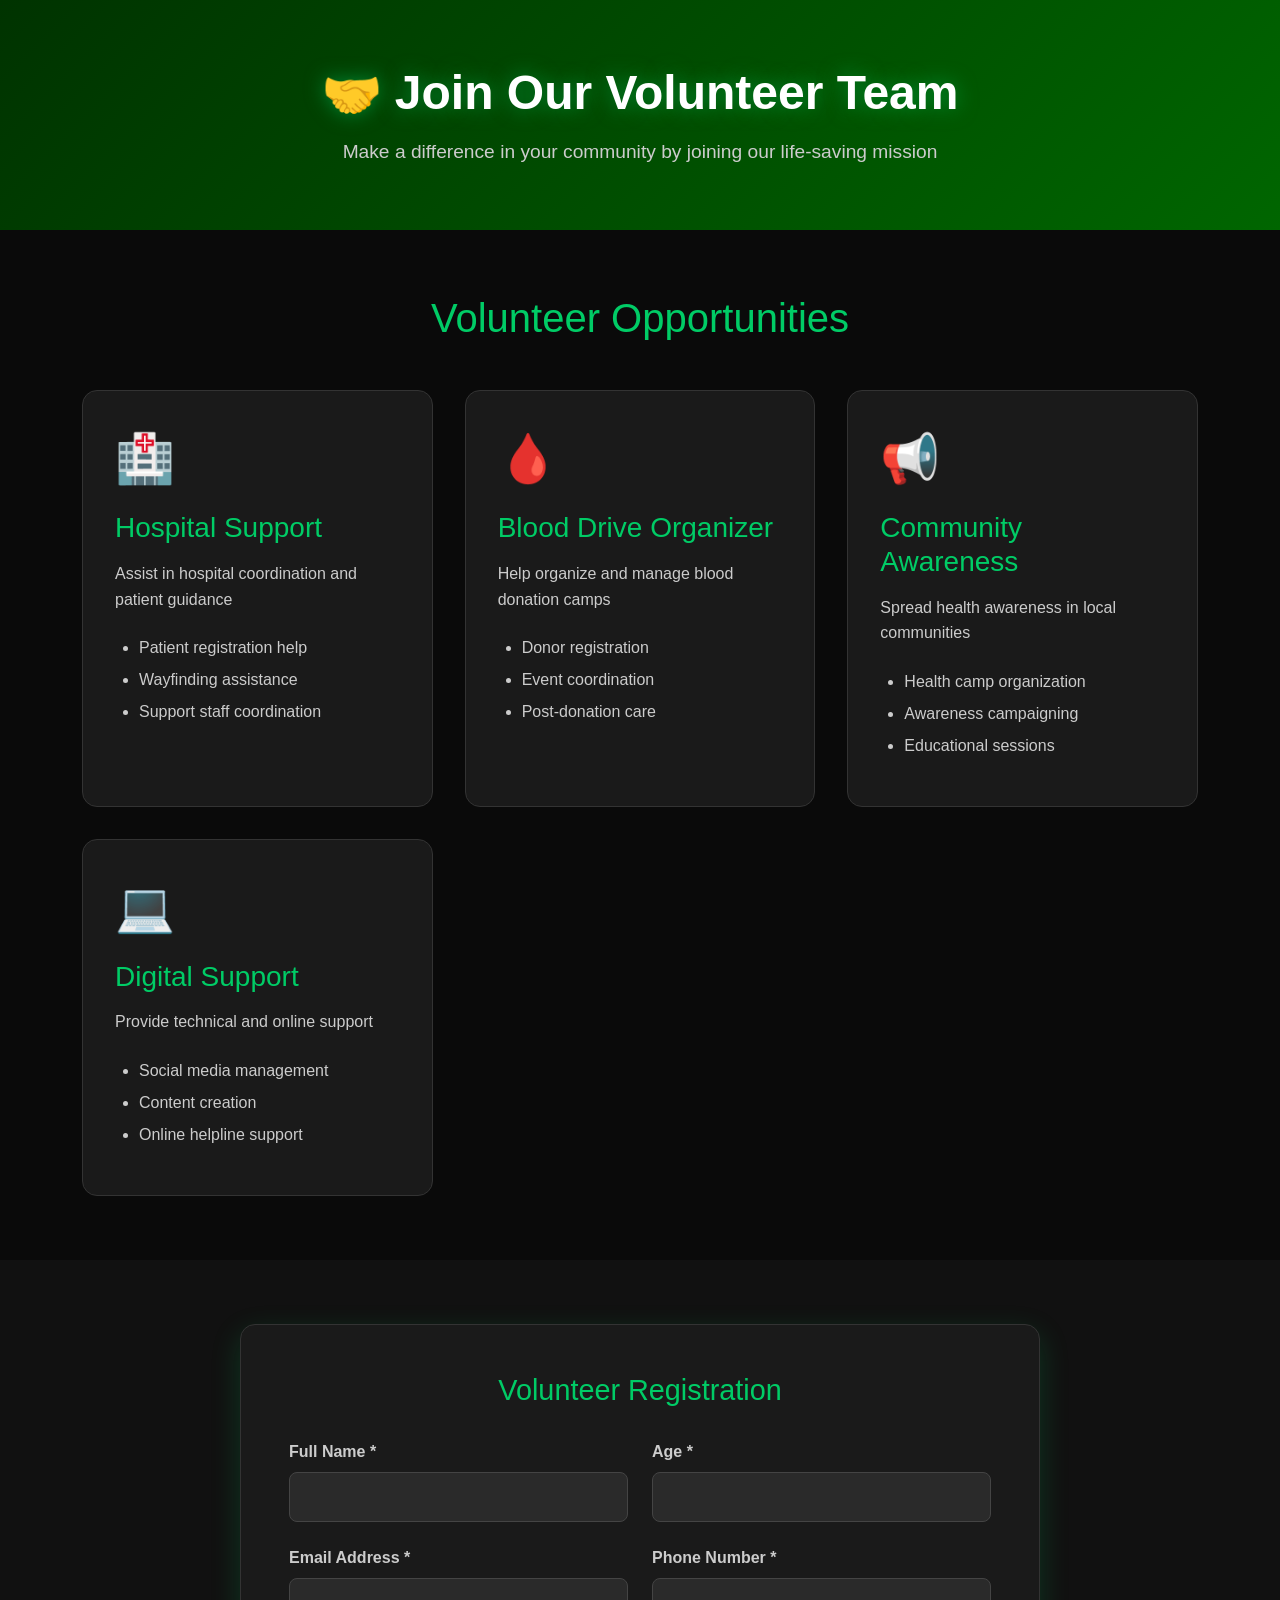
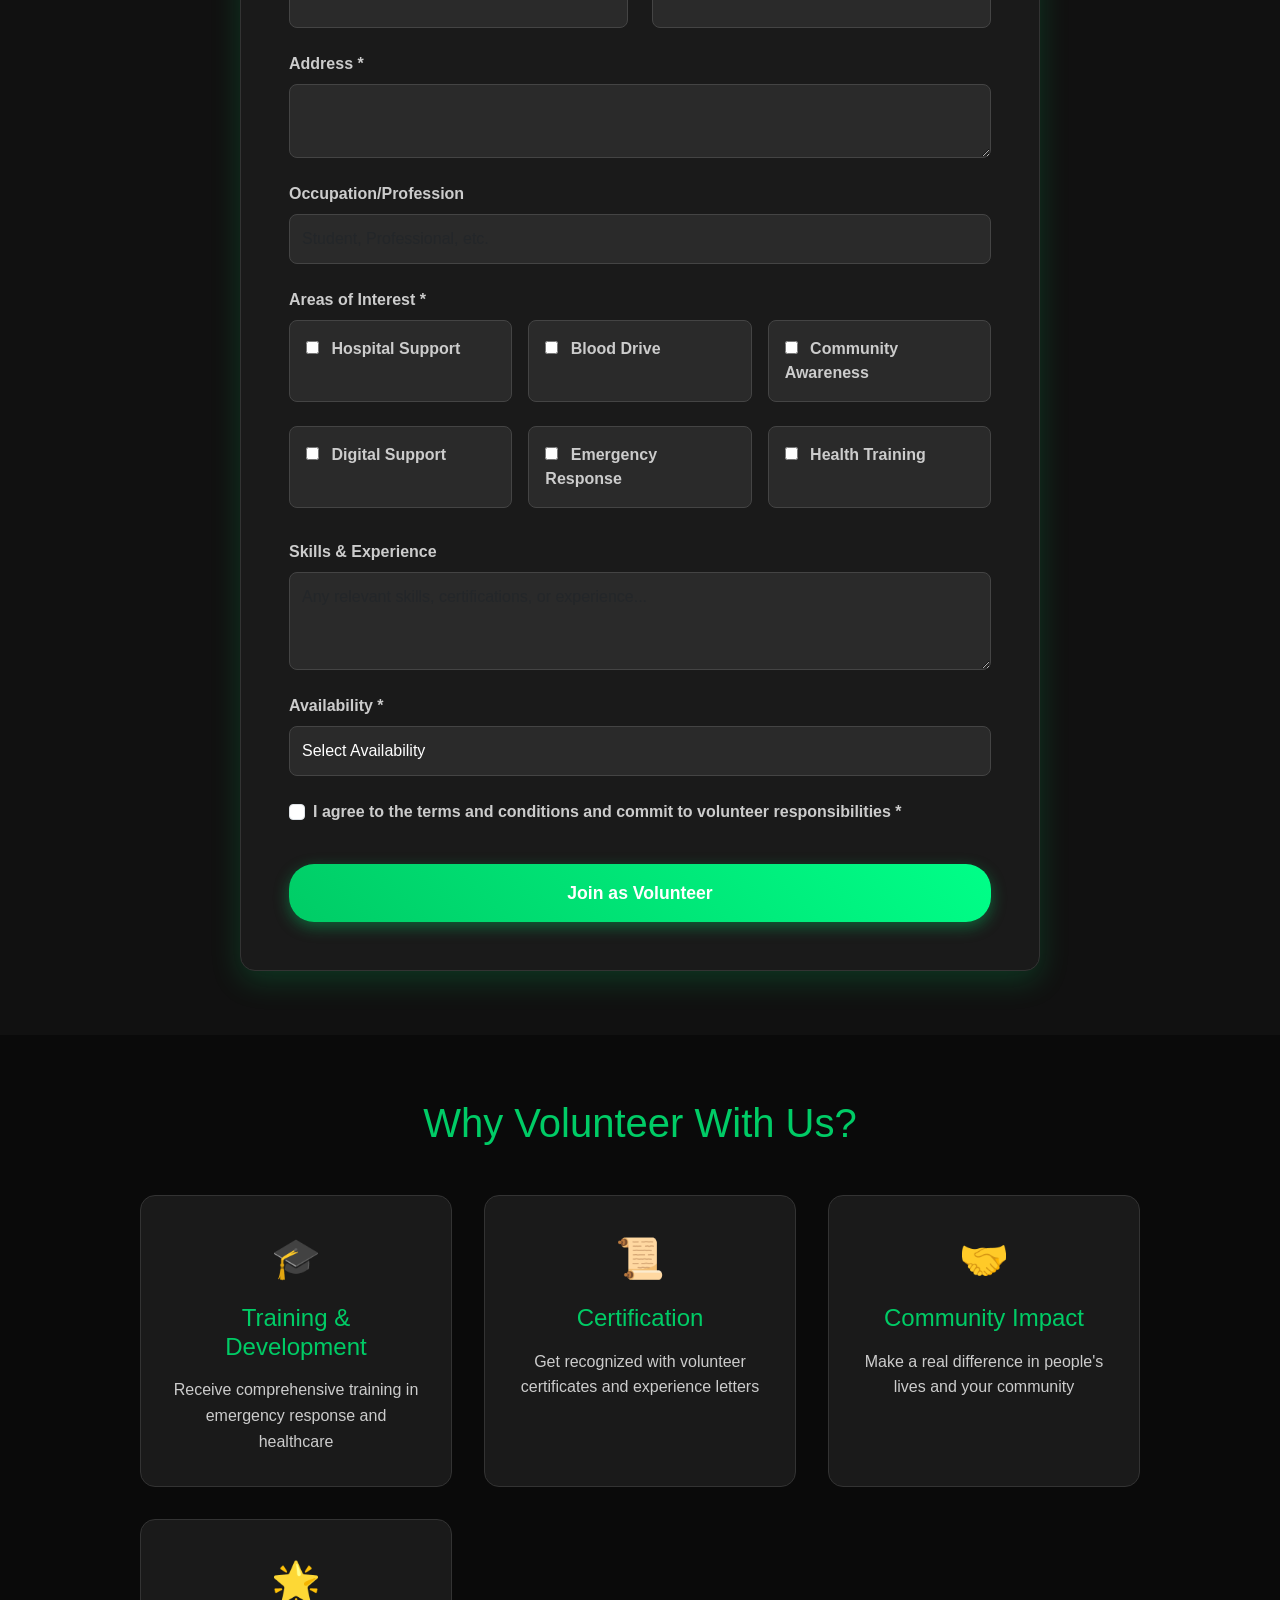
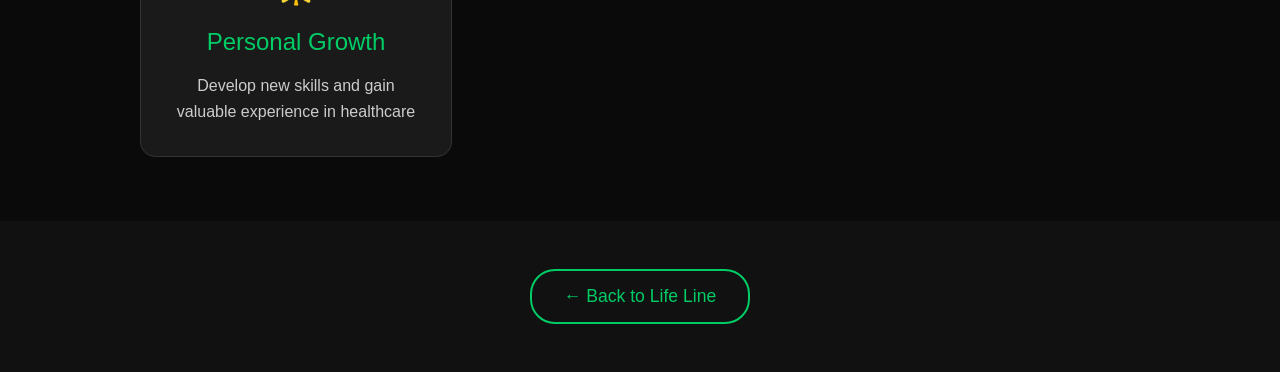
<file: Life-Line-Website/Life-Line-Website/volunteer.html>
<!DOCTYPE html>
<html lang="en">
<head>
    <meta charset="UTF-8">
    <meta name="viewport" content="width=device-width, initial-scale=1.0">
    <title>Join as Volunteer - Life Line</title>
    <link href="https://cdn.jsdelivr.net/npm/bootstrap@5.3.0/dist/css/bootstrap.min.css" rel="stylesheet">
    <link rel="stylesheet" href="volunteer.css">
</head>
<body>
    <!-- Volunteer Header -->
    <header class="volunteer-header">
        <div class="container">
            <h1 class="volunteer-title">🤝 Join Our Volunteer Team</h1>
            <p class="volunteer-subtitle">Make a difference in your community by joining our life-saving mission</p>
        </div>
    </header>

    <!-- Volunteer Opportunities -->
    <section class="opportunities-section">
        <div class="container">
            <h2 class="section-title">Volunteer Opportunities</h2>
            <div class="opportunities-grid">
                <div class="opportunity-card">
                    <div class="opportunity-icon">🏥</div>
                    <h3>Hospital Support</h3>
                    <p>Assist in hospital coordination and patient guidance</p>
                    <ul>
                        <li>Patient registration help</li>
                        <li>Wayfinding assistance</li>
                        <li>Support staff coordination</li>
                    </ul>
                </div>

                <div class="opportunity-card">
                    <div class="opportunity-icon">🩸</div>
                    <h3>Blood Drive Organizer</h3>
                    <p>Help organize and manage blood donation camps</p>
                    <ul>
                        <li>Donor registration</li>
                        <li>Event coordination</li>
                        <li>Post-donation care</li>
                    </ul>
                </div>

                <div class="opportunity-card">
                    <div class="opportunity-icon">📢</div>
                    <h3>Community Awareness</h3>
                    <p>Spread health awareness in local communities</p>
                    <ul>
                        <li>Health camp organization</li>
                        <li>Awareness campaigning</li>
                        <li>Educational sessions</li>
                    </ul>
                </div>

                <div class="opportunity-card">
                    <div class="opportunity-icon">💻</div>
                    <h3>Digital Support</h3>
                    <p>Provide technical and online support</p>
                    <ul>
                        <li>Social media management</li>
                        <li>Content creation</li>
                        <li>Online helpline support</li>
                    </ul>
                </div>
            </div>
        </div>
    </section>

    <!-- Volunteer Registration Form -->
    <section class="volunteer-form-section">
        <div class="container">
            <div class="form-container">
                <h3>Volunteer Registration</h3>
                <form id="volunteerForm">
                    <div class="row">
                        <div class="col-md-6">
                            <div class="form-group">
                                <label for="volunteerName">Full Name *</label>
                                <input type="text" id="volunteerName" class="form-control" required>
                            </div>
                        </div>
                        <div class="col-md-6">
                            <div class="form-group">
                                <label for="volunteerAge">Age *</label>
                                <input type="number" id="volunteerAge" class="form-control" min="16" required>
                            </div>
                        </div>
                    </div>

                    <div class="row">
                        <div class="col-md-6">
                            <div class="form-group">
                                <label for="volunteerEmail">Email Address *</label>
                                <input type="email" id="volunteerEmail" class="form-control" required>
                            </div>
                        </div>
                        <div class="col-md-6">
                            <div class="form-group">
                                <label for="volunteerPhone">Phone Number *</label>
                                <input type="tel" id="volunteerPhone" class="form-control" required>
                            </div>
                        </div>
                    </div>

                    <div class="form-group">
                        <label for="volunteerAddress">Address *</label>
                        <textarea id="volunteerAddress" class="form-control" rows="2" required></textarea>
                    </div>

                    <div class="form-group">
                        <label for="volunteerOccupation">Occupation/Profession</label>
                        <input type="text" id="volunteerOccupation" class="form-control" placeholder="Student, Professional, etc.">
                    </div>

                    <div class="form-group">
                        <label for="volunteerInterests">Areas of Interest *</label>
                        <div class="interests-grid">
                            <label class="interest-option">
                                <input type="checkbox" name="interests" value="hospital"> Hospital Support
                            </label>
                            <label class="interest-option">
                                <input type="checkbox" name="interests" value="blood-drive"> Blood Drive
                            </label>
                            <label class="interest-option">
                                <input type="checkbox" name="interests" value="awareness"> Community Awareness
                            </label>
                            <label class="interest-option">
                                <input type="checkbox" name="interests" value="digital"> Digital Support
                            </label>
                            <label class="interest-option">
                                <input type="checkbox" name="interests" value="emergency"> Emergency Response
                            </label>
                            <label class="interest-option">
                                <input type="checkbox" name="interests" value="training"> Health Training
                            </label>
                        </div>
                    </div>

                    <div class="form-group">
                        <label for="volunteerSkills">Skills & Experience</label>
                        <textarea id="volunteerSkills" class="form-control" rows="3" placeholder="Any relevant skills, certifications, or experience..."></textarea>
                    </div>

                    <div class="form-group">
                        <label for="volunteerAvailability">Availability *</label>
                        <select id="volunteerAvailability" class="form-control" required>
                            <option value="">Select Availability</option>
                            <option value="weekdays">Weekdays</option>
                            <option value="weekends">Weekends</option>
                            <option value="evenings">Evenings Only</option>
                            <option value="flexible">Flexible</option>
                            <option value="emergency">Emergency Response Only</option>
                        </select>
                    </div>

                    <div class="form-group">
                        <div class="form-check">
                            <input type="checkbox" id="volunteerAgreement" class="form-check-input" required>
                            <label for="volunteerAgreement" class="form-check-label">
                                I agree to the terms and conditions and commit to volunteer responsibilities *
                            </label>
                        </div>
                    </div>

                    <button type="submit" class="submit-btn">Join as Volunteer</button>
                </form>
            </div>
        </div>
    </section>

    <!-- Volunteer Benefits -->
    <section class="benefits-section">
        <div class="container">
            <h2 class="section-title">Why Volunteer With Us?</h2>
            <div class="benefits-grid">
                <div class="benefit-card">
                    <div class="benefit-icon">🎓</div>
                    <h4>Training & Development</h4>
                    <p>Receive comprehensive training in emergency response and healthcare</p>
                </div>
                <div class="benefit-card">
                    <div class="benefit-icon">📜</div>
                    <h4>Certification</h4>
                    <p>Get recognized with volunteer certificates and experience letters</p>
                </div>
                <div class="benefit-card">
                    <div class="benefit-icon">🤝</div>
                    <h4>Community Impact</h4>
                    <p>Make a real difference in people's lives and your community</p>
                </div>
                <div class="benefit-card">
                    <div class="benefit-icon">🌟</div>
                    <h4>Personal Growth</h4>
                    <p>Develop new skills and gain valuable experience in healthcare</p>
                </div>
            </div>
        </div>
    </section>

    <!-- Back to Home -->
    <div class="back-home">
        <a href="index.html" class="back-btn">← Back to Life Line</a>
    </div>

    <script src="volunteer.js"></script>
</body>
</html>
</file>
<file: Life-Line-Website/Life-Line-Website/style.css>
:root {
    --primary-red: #ff0000;
    --dark-red: #cc0000;
    --black: #000000;
    --dark-gray: #1a1a1a;
    --white: #ffffff;
}

* {
    margin: 0;
    padding: 0;
    box-sizing: border-box;
}

body {
    background-color: var(--black);
    color: var(--white);
    font-family: 'Arial', sans-serif;
    overflow-x: hidden;
}

.navbar {
    background: linear-gradient(135deg, var(--black) 0%, var(--dark-gray) 100%);
    padding: 1rem 0;
    box-shadow: 0 2px 20px rgba(255, 0, 0, 0.3);
}

.brand-text {
    font-size: 1.8rem;
    font-weight: bold;
    color: var(--primary-red);
    text-shadow: 0 0 10px rgba(255, 0, 0, 0.5);
}

.emergency-btn {
    background: var(--primary-red);
    color: var(--white);
    padding: 0.8rem 1.5rem;
    border-radius: 25px;
    text-decoration: none;
    font-weight: bold;
    margin-right: 1rem;
    box-shadow: 0 0 20px rgba(255, 0, 0, 0.7);
    animation: blink 2s infinite;
}

@keyframes blink {
    0%, 50% {
        opacity: 1;
        box-shadow: 0 0 20px rgba(255, 0, 0, 0.7);
    }
    51%, 100% {
        opacity: 0.7;
        box-shadow: 0 0 10px rgba(255, 0, 0, 0.3);
    }
}


.hero-section {
    height: 100vh;
    width: 100%;
    display: flex;
    align-items: center;
    justify-content: center;
    background: linear-gradient(45deg, var(--black) 0%, var(--dark-gray) 100%);
    position: relative;
    overflow: hidden;
}

 .video-background {
            position: absolute;
            top: 0;
            left: 0;
            width: 100%;
            height: 100%;
            z-index: 1;
        }

        #bgVideo {
            width: 100%;
            height: 100%;
            object-fit: cover;
            position: absolute;
            top: 0;
            left: 0;
        }

        .video-overlay {
            position: absolute;
            top: 0;
            left: 0;
            width: 100%;
            height: 100%;
            background: rgba(0, 0, 0, 0.6);
            z-index: 2;
        }

.hero-content {
            position: relative;
            z-index: 3;
            text-align: center;
            color: white;
            width: 100%;
            padding: 20px;
        }

.heartbeat-animation {
    text-align: center;
    position: relative;
}

.heart {
    width: 100px;
    height: 100px;
    background: var(--primary-red);
    position: relative;
    margin: 0 auto 2rem;
    transform: rotate(-45deg);
    animation: heartbeat 1.5s ease-in-out infinite;
    box-shadow: 0 0 40px rgba(255, 0, 0, 0.8);
}

.heart:before,
.heart:after {
    content: '';
    width: 100px;
    height: 100px;
    background: var(--primary-red);
    border-radius: 50%;
    position: absolute;
}

.heart:before {
    top: -50px;
    left: 0;
}

.heart:after {
    top: 0;
    left: 50px;
}

@keyframes heartbeat {
    0%, 50%, 100% {
        transform: rotate(-45deg) scale(1);
    }
    25%, 75% {
        transform: rotate(-45deg) scale(1.1);
    }
}

.hero-title {
    font-size: 5rem;
    font-weight: bold;
    color: var(--primary-red);
    text-shadow: 0 0 30px rgba(255, 0, 0, 0.8);
    margin-bottom: 1rem;
    animation: fadeInUp 1s ease-out;
}

.hero-tagline {
    font-size: 1.8rem;
    color: var(--white);
    animation: fadeInUp 1s ease-out 0.5s both;
}

@keyframes fadeInUp {
    from {
        opacity: 0;
        transform: translateY(30px);
    }
    to {
        opacity: 1;
        transform: translateY(0);
    }
}

/* Services Section */
.services-section {
    padding: 5rem 0;
    background: var(--dark-gray);
}

.service-panel {
    background: linear-gradient(135deg, var(--black) 0%, #2a0a0a 100%);
    padding: 3rem 2rem;
    border-radius: 20px;
    text-align: center;
    margin: 1rem;
    cursor: pointer;
    position: relative;
    overflow: hidden;
    border: 2px solid transparent;
    transition: all 0.3s ease;
    box-shadow: 0 10px 30px rgba(255, 0, 0, 0.2);
}

.service-panel:hover {
    transform: translateY(-10px);
    border-color: var(--primary-red);
    box-shadow: 0 20px 40px rgba(255, 0, 0, 0.4);
}

.panel-icon {
    font-size: 3rem;
    margin-bottom: 1rem;
}

.service-panel h3 {
    color: var(--primary-red);
    margin-bottom: 1rem;
}

.animation-circle {
    position: absolute;
    width: 100px;
    height: 100px;
    border: 2px solid var(--primary-red);
    border-radius: 50%;
    top: -50px;
    right: -50px;
    opacity: 0.3;
    animation: rotate 10s linear infinite;
}

@keyframes rotate {
    from {
        transform: rotate(0deg);
    }
    to {
        transform: rotate(360deg);
    }
}

/* Responsive Design */
@media (max-width: 768px) {
    .hero-title {
        font-size: 2.5rem;
    }
    
    .hero-tagline {
        font-size: 1.2rem;
    }
    
    .service-panel {
        margin: 1rem 0;
    }
}
</file>
<file: Life-Line-Website/Life-Line-Website/ambulance.css>
/* Ambulance Page Styles */
:root {
    --ambulance-red: #cc0000;
    --ambulance-blue: #0066cc;
    --ambulance-green: #00cc66;
    --ambulance-orange: #ff9900;
    --dark-bg: #0a0a0a;
    --card-bg: #1a1a1a;
}

body {
    background: var(--dark-bg);
    color: white;
    font-family: 'Arial', sans-serif;
    margin: 0;
    padding: 0;
}

/* Ambulance Header */
.ambulance-header {
    background: linear-gradient(135deg, #660000 0%, #cc0000 100%);
    padding: 4rem 0;
    text-align: center;
    position: relative;
    overflow: hidden;
}

.ambulance-title {
    font-size: 3rem;
    font-weight: bold;
    color: white;
    text-shadow: 0 0 20px rgba(204, 0, 0, 0.5);
    margin-bottom: 1rem;
    position: relative;
    animation: pulse 2s infinite;
}

.ambulance-subtitle {
    font-size: 1.2rem;
    color: #ccc;
    margin-bottom: 2rem;
    position: relative;
}

/* Emergency Call */
.emergency-call {
    margin-top: 2rem;
}

.emergency-btn {
    background: var(--ambulance-red);
    color: white;
    border: none;
    padding: 1.5rem 3rem;
    border-radius: 50px;
    font-size: 1.5rem;
    font-weight: bold;
    cursor: pointer;
    transition: all 0.3s ease;
    box-shadow: 0 10px 30px rgba(204, 0, 0, 0.5);
    display: inline-flex;
    align-items: center;
    gap: 1rem;
    animation: emergencyPulse 1.5s infinite;
}

.emergency-btn:hover {
    background: #ff3333;
    transform: scale(1.05);
    box-shadow: 0 15px 40px rgba(204, 0, 0, 0.7);
}

.call-icon {
    font-size: 2rem;
}

.call-note {
    color: #ccc;
    margin-top: 1rem;
    font-size: 0.9rem;
}

/* Request Section */
.request-section {
    padding: 4rem 0;
    background: var(--dark-bg);
}

.request-card {
    background: var(--card-bg);
    padding: 3rem;
    border-radius: 20px;
    border: 2px solid var(--ambulance-red);
    box-shadow: 0 10px 30px rgba(204, 0, 0, 0.2);
    max-width: 800px;
    margin: 0 auto;
}

.request-card h3 {
    color: var(--ambulance-red);
    text-align: center;
    margin-bottom: 2rem;
    font-size: 1.8rem;
}

.form-group {
    margin-bottom: 1.5rem;
}

.form-group label {
    color: #ccc;
    margin-bottom: 0.5rem;
    display: block;
    font-weight: bold;
}

.form-control {
    background: #2a2a2a;
    border: 1px solid #444;
    color: white;
    padding: 0.75rem;
    border-radius: 8px;
    width: 100%;
    transition: all 0.3s ease;
}

.form-control:focus {
    border-color: var(--ambulance-red);
    box-shadow: 0 0 10px rgba(204, 0, 0, 0.3);
    outline: none;
}

/* Location Input */
.location-input {
    display: flex;
    gap: 0.5rem;
}

.location-btn {
    background: var(--ambulance-blue);
    color: white;
    border: none;
    padding: 0.75rem;
    border-radius: 8px;
    cursor: pointer;
    transition: all 0.3s ease;
    flex-shrink: 0;
}

.location-btn:hover {
    background: #0052a3;
}

.request-btn {
    background: linear-gradient(45deg, var(--ambulance-red), #ff3333);
    color: white;
    border: none;
    padding: 1.5rem 2rem;
    border-radius: 15px;
    width: 100%;
    font-size: 1.3rem;
    font-weight: bold;
    cursor: pointer;
    transition: all 0.3s ease;
    box-shadow: 0 10px 30px rgba(204, 0, 0, 0.4);
    display: flex;
    align-items: center;
    justify-content: center;
    gap: 1rem;
    margin-top: 1rem;
}

.request-btn:hover {
    transform: translateY(-3px);
    box-shadow: 0 15px 40px rgba(204, 0, 0, 0.6);
}

.btn-icon {
    font-size: 1.5rem;
}

/* Tracking Section */
.tracking-section {
    padding: 4rem 0;
    background: #111;
}

.section-title {
    text-align: center;
    color: var(--ambulance-red);
    margin-bottom: 3rem;
    font-size: 2.5rem;
}

.tracking-container {
    display: grid;
    grid-template-columns: 2fr 1fr;
    gap: 2rem;
    max-width: 1200px;
    margin: 0 auto;
}

.tracking-map {
    background: var(--card-bg);
    border-radius: 15px;
    border: 2px solid var(--ambulance-blue);
    height: 500px;
    position: relative;
    overflow: hidden;
}

.map-placeholder {
    display: flex;
    flex-direction: column;
    align-items: center;
    justify-content: center;
    height: 100%;
    color: #ccc;
    text-align: center;
}

.map-icon {
    font-size: 4rem;
    margin-bottom: 1rem;
    opacity: 0.5;
}

.tracking-info {
    display: flex;
    flex-direction: column;
    gap: 2rem;
}

.tracking-card, .status-card {
    background: var(--card-bg);
    padding: 2rem;
    border-radius: 15px;
    border: 1px solid #333;
}

.tracking-card h4, .status-card h4 {
    color: var(--ambulance-red);
    margin-bottom: 1.5rem;
    font-size: 1.3rem;
}

.info-item {
    display: flex;
    justify-content: space-between;
    align-items: center;
    padding: 0.8rem 0;
    border-bottom: 1px solid #333;
}

.info-item:last-child {
    border-bottom: none;
}

.label {
    color: #ccc;
}

.value {
    color: white;
    font-weight: bold;
}

/* Status Timeline */
.status-timeline {
    display: flex;
    flex-direction: column;
    gap: 1rem;
}

.status-item {
    display: flex;
    align-items: center;
    gap: 1rem;
    padding: 0.5rem;
    border-radius: 8px;
    transition: all 0.3s ease;
}

.status-item.active {
    background: rgba(0, 204, 102, 0.1);
    border: 1px solid var(--ambulance-green);
}

.status-dot {
    width: 12px;
    height: 12px;
    border-radius: 50%;
    background: #666;
    flex-shrink: 0;
}

.status-item.active .status-dot {
    background: var(--ambulance-green);
    box-shadow: 0 0 10px rgba(0, 204, 102, 0.5);
}

.status-text {
    color: #ccc;
    flex: 1;
}

.status-item.active .status-text {
    color: white;
    font-weight: bold;
}

.status-time {
    color: #666;
    font-size: 0.8rem;
}

/* Services Section */
.services-section {
    padding: 4rem 0;
    background: var(--dark-bg);
}

.services-grid {
    display: grid;
    grid-template-columns: repeat(auto-fit, minmax(250px, 1fr));
    gap: 2rem;
}

.service-card {
    background: var(--card-bg);
    padding: 2rem;
    border-radius: 15px;
    text-align: center;
    transition: all 0.3s ease;
    border: 1px solid #333;
}

.service-card:hover {
    transform: translateY(-10px);
    border-color: var(--ambulance-red);
    box-shadow: 0 15px 40px rgba(204, 0, 0, 0.3);
}

.service-icon {
    font-size: 3rem;
    margin-bottom: 1rem;
}

.service-card h4 {
    color: white;
    margin-bottom: 1rem;
    font-size: 1.2rem;
}

.service-card p {
    color: #ccc;
    margin-bottom: 1.5rem;
    line-height: 1.6;
}

.service-contact {
    color: var(--ambulance-green);
    font-weight: bold;
    font-size: 1.1rem;
}

/* Instructions Section */
.instructions-section {
    padding: 4rem 0;
    background: #111;
}

.instructions-grid {
    display: grid;
    grid-template-columns: repeat(auto-fit, minmax(300px, 1fr));
    gap: 2rem;
}

.instruction-card {
    background: var(--card-bg);
    padding: 2rem;
    border-radius: 15px;
    border: 1px solid #333;
}

.instruction-card h4 {
    color: var(--ambulance-orange);
    margin-bottom: 1.5rem;
    font-size: 1.2rem;
}

.instruction-card ul {
    color: #ccc;
    padding-left: 1.5rem;
    line-height: 1.8;
}

.instruction-card li {
    margin-bottom: 0.5rem;
}

/* Back to Home */
.back-home {
    text-align: center;
    padding: 3rem 0;
    background: var(--dark-bg);
}

.back-btn {
    color: var(--ambulance-red);
    text-decoration: none;
    font-size: 1.1rem;
    padding: 0.75rem 2rem;
    border: 2px solid var(--ambulance-red);
    border-radius: 25px;
    transition: all 0.3s ease;
    display: inline-block;
}

.back-btn:hover {
    background: var(--ambulance-red);
    color: white;
    box-shadow: 0 0 20px rgba(204, 0, 0, 0.5);
    transform: translateY(-2px);
}

/* Animations */
@keyframes pulse {
    0%, 100% { transform: scale(1); }
    50% { transform: scale(1.05); }
}

@keyframes emergencyPulse {
    0%, 100% { 
        box-shadow: 0 10px 30px rgba(204, 0, 0, 0.5);
    }
    50% { 
        box-shadow: 0 10px 40px rgba(204, 0, 0, 0.8);
    }
}

/* Responsive Design */
@media (max-width: 768px) {
    .ambulance-title {
        font-size: 2rem;
    }
    
    .emergency-btn {
        padding: 1rem 2rem;
        font-size: 1.2rem;
    }
    
    .request-card {
        padding: 2rem;
        margin: 0 1rem;
    }
    
    .tracking-container {
        grid-template-columns: 1fr;
    }
    
    .tracking-map {
        height: 300px;
    }
    
    .services-grid {
        grid-template-columns: 1fr;
    }
    
    .instructions-grid {
        grid-template-columns: 1fr;
    }
    
    .location-input {
        flex-direction: column;
    }
}
</file>
<file: Life-Line-Website/Life-Line-Website/antivenom.css>
/* Antivenom Page Styles */
:root {
    --antivenom-green: #00cc66;
    --antivenom-orange: #ff9900;
    --antivenom-red: #cc0000;
    --antivenom-yellow: #ffcc00;
    --dark-bg: #0a0a0a;
    --card-bg: #1a1a1a;
}

body {
    background: var(--dark-bg);
    color: white;
    font-family: 'Arial', sans-serif;
    margin: 0;
    padding: 0;
}

/* Antivenom Header */
.antivenom-header {
    background: linear-gradient(135deg, #003300 0%, #006600 100%);
    padding: 4rem 0;
    text-align: center;
    position: relative;
    overflow: hidden;
}

.antivenom-header::before {
    content: '';
    position: absolute;
    top: 0;
    left: 0;
    right: 0;
    bottom: 0;
    background: url('data:image/svg+xml,<svg xmlns="http://www.w3.org/2000/svg" viewBox="0 0 100 100"><defs><pattern id="snake" x="0" y="0" width="20" height="20" patternUnits="userSpaceOnUse"><path d="M0 10Q10 0 20 10T40 10T60 10T80 10" stroke="rgba(255,255,255,0.1)" fill="none" stroke-width="2"/></pattern></defs><rect width="100" height="100" fill="url(%23snake)"/></svg>');
    opacity: 0.3;
}

.antivenom-title {
    font-size: 3rem;
    font-weight: bold;
    color: white;
    text-shadow: 0 0 20px rgba(0, 204, 102, 0.5);
    margin-bottom: 1rem;
    position: relative;
    animation: pulse 2s infinite;
}

.antivenom-subtitle {
    font-size: 1.2rem;
    color: #ccc;
    margin-bottom: 2rem;
    position: relative;
}

/* Emergency Alert */
.emergency-alert {
    background: rgba(204, 0, 0, 0.2);
    border: 2px solid var(--antivenom-red);
    padding: 1.5rem;
    border-radius: 15px;
    display: flex;
    align-items: center;
    gap: 1.5rem;
    max-width: 600px;
    margin: 0 auto;
    backdrop-filter: blur(10px);
}

.alert-icon {
    font-size: 2.5rem;
    flex-shrink: 0;
}

.alert-content h4 {
    color: var(--antivenom-red);
    margin-bottom: 0.5rem;
}

.alert-content p {
    color: #ccc;
    margin: 0;
}

/* Filter Section */
.filter-section {
    padding: 3rem 0;
    background: var(--dark-bg);
}

.filter-card {
    background: var(--card-bg);
    padding: 2rem;
    border-radius: 15px;
    border: 1px solid #333;
    max-width: 800px;
    margin: 0 auto;
}

.filter-card h3 {
    color: var(--antivenom-green);
    text-align: center;
    margin-bottom: 2rem;
}

.filter-options {
    display: grid;
    grid-template-columns: 1fr 1fr auto;
    gap: 1rem;
    align-items: end;
}

.filter-group {
    margin-bottom: 0;
}

.filter-group label {
    color: #ccc;
    margin-bottom: 0.5rem;
    display: block;
    font-weight: bold;
}

.form-control {
    background: #2a2a2a;
    border: 1px solid #444;
    color: white;
    padding: 0.75rem;
    border-radius: 8px;
    width: 100%;
    transition: all 0.3s ease;
}

.form-control:focus {
    border-color: var(--antivenom-green);
    box-shadow: 0 0 10px rgba(0, 204, 102, 0.3);
    outline: none;
}

.search-btn {
    background: var(--antivenom-green);
    color: white;
    border: none;
    padding: 0.75rem 1.5rem;
    border-radius: 8px;
    cursor: pointer;
    font-weight: bold;
    transition: all 0.3s ease;
    height: fit-content;
}

.search-btn:hover {
    background: #00b359;
    transform: translateY(-2px);
}

/* Centers Section */
.centers-section {
    padding: 4rem 0;
    background: #111;
}

.section-title {
    text-align: center;
    color: var(--antivenom-green);
    margin-bottom: 3rem;
    font-size: 2.5rem;
}

.centers-grid {
    display: grid;
    grid-template-columns: repeat(auto-fit, minmax(400px, 1fr));
    gap: 2rem;
}

.center-card {
    background: var(--card-bg);
    border-radius: 15px;
    padding: 2rem;
    transition: all 0.3s ease;
    border: 1px solid #333;
    opacity: 0;
    transform: translateY(30px);
}

.center-card.animate-in {
    opacity: 1;
    transform: translateY(0);
}

.center-card:hover {
    transform: translateY(-10px);
    border-color: var(--antivenom-green);
    box-shadow: 0 15px 40px rgba(0, 204, 102, 0.3);
}

.center-header {
    display: flex;
    justify-content: between;
    align-items: flex-start;
    margin-bottom: 1.5rem;
}

.center-name {
    color: var(--antivenom-green);
    font-size: 1.3rem;
    font-weight: bold;
    margin-bottom: 0.5rem;
}

.center-type {
    background: var(--antivenom-orange);
    color: white;
    padding: 0.3rem 0.8rem;
    border-radius: 15px;
    font-size: 0.8rem;
    font-weight: bold;
}

.center-location {
    color: #ccc;
    margin-bottom: 1rem;
    display: flex;
    align-items: center;
    gap: 0.5rem;
}

.center-contact {
    background: #2a2a2a;
    padding: 1rem;
    border-radius: 8px;
    margin-bottom: 1.5rem;
    transition: all 0.3s ease;
}

.center-contact:hover {
    background: #333;
    transform: translateX(5px);
}

.contact-number {
    color: var(--antivenom-green);
    font-weight: bold;
    font-size: 1.1rem;
}

/* Antivenom Inventory */
.antivenom-inventory {
    margin-top: 1.5rem;
}

.inventory-title {
    color: #fff;
    margin-bottom: 1rem;
    font-size: 1.1rem;
}

.venom-types {
    display: grid;
    grid-template-columns: repeat(2, 1fr);
    gap: 0.5rem;
}

.venom-item {
    text-align: center;
    padding: 0.75rem;
    border-radius: 8px;
    background: #2a2a2a;
    transition: all 0.3s ease;
    cursor: pointer;
}

.venom-item.available {
    background: rgba(0, 204, 102, 0.2);
    border: 1px solid var(--antivenom-green);
}

.venom-item.unavailable {
    background: rgba(204, 0, 0, 0.2);
    border: 1px solid var(--antivenom-red);
    opacity: 0.6;
}

.venom-type {
    font-size: 0.9rem;
    font-weight: bold;
    margin-bottom: 0.25rem;
}

.venom-status {
    font-size: 0.7rem;
    text-transform: uppercase;
}

.available .venom-status {
    color: var(--antivenom-green);
}

.unavailable .venom-status {
    color: var(--antivenom-red);
}

.distance-badge {
    position: absolute;
    top: 1rem;
    right: 1rem;
    background: var(--antivenom-green);
    color: white;
    padding: 0.5rem 1rem;
    border-radius: 15px;
    font-weight: bold;
    box-shadow: 0 5px 15px rgba(0, 204, 102, 0.3);
}

/* First Aid Section */
.firstaid-section {
    padding: 4rem 0;
    background: var(--dark-bg);
}

.firstaid-steps {
    display: grid;
    grid-template-columns: repeat(auto-fit, minmax(250px, 1fr));
    gap: 1.5rem;
    margin-bottom: 3rem;
}

.step-card {
    background: var(--card-bg);
    padding: 1.5rem;
    border-radius: 10px;
    display: flex;
    align-items: flex-start;
    gap: 1rem;
    border-left: 4px solid var(--antivenom-green);
    transition: all 0.3s ease;
}

.step-card:hover {
    transform: translateX(5px);
    background: #2a2a2a;
}

.step-number {
    background: var(--antivenom-green);
    color: white;
    width: 30px;
    height: 30px;
    border-radius: 50%;
    display: flex;
    align-items: center;
    justify-content: center;
    font-weight: bold;
    flex-shrink: 0;
}

.step-content h4 {
    color: white;
    margin-bottom: 0.5rem;
}

.step-content p {
    color: #ccc;
    line-height: 1.6;
    margin: 0;
}

.warning-box {
    background: rgba(255, 153, 0, 0.2);
    border: 2px solid var(--antivenom-orange);
    padding: 2rem;
    border-radius: 15px;
    display: flex;
    align-items: flex-start;
    gap: 1.5rem;
    max-width: 800px;
    margin: 0 auto;
}

.warning-icon {
    font-size: 2rem;
    flex-shrink: 0;
}

.warning-content h4 {
    color: var(--antivenom-orange);
    margin-bottom: 1rem;
}

.warning-content ul {
    color: #ccc;
    padding-left: 1.5rem;
}

.warning-content li {
    margin-bottom: 0.5rem;
    line-height: 1.5;
}

/* Back to Home */
.back-home {
    text-align: center;
    padding: 3rem 0;
    background: #111;
}

.back-btn {
    color: var(--antivenom-green);
    text-decoration: none;
    font-size: 1.1rem;
    padding: 0.75rem 2rem;
    border: 2px solid var(--antivenom-green);
    border-radius: 25px;
    transition: all 0.3s ease;
    display: inline-block;
}

.back-btn:hover {
    background: var(--antivenom-green);
    color: white;
    box-shadow: 0 0 20px rgba(0, 204, 102, 0.5);
    transform: translateY(-2px);
}

/* Animations */
@keyframes pulse {
    0%, 100% { transform: scale(1); }
    50% { transform: scale(1.05); }
}

/* Responsive Design */
@media (max-width: 768px) {
    .antivenom-title {
        font-size: 2rem;
    }
    
    .filter-options {
        grid-template-columns: 1fr;
    }
    
    .centers-grid {
        grid-template-columns: 1fr;
    }
    
    .firstaid-steps {
        grid-template-columns: 1fr;
    }
    
    .emergency-alert {
        flex-direction: column;
        text-align: center;
    }
    
    .venom-types {
        grid-template-columns: 1fr;
    }
    
    .warning-box {
        flex-direction: column;
        text-align: center;
    }
}
</file>
<file: Life-Line-Website/Life-Line-Website/awareness.css>
/* Awareness Page Styles */
:root {
    --awareness-green: #00cc66;
    --awareness-blue: #0066cc;
    --awareness-orange: #ff9900;
    --awareness-purple: #9933cc;
    --dark-bg: #0a0a0a;
    --card-bg: #1a1a1a;
}

body {
    background: var(--dark-bg);
    color: white;
    font-family: 'Arial', sans-serif;
    margin: 0;
    padding: 0;
}

/* Awareness Header */
.awareness-header {
    background: linear-gradient(135deg, #003300 0%, #006600 100%);
    padding: 4rem 0;
    text-align: center;
    position: relative;
    overflow: hidden;
}

.awareness-title {
    font-size: 3rem;
    font-weight: bold;
    color: white;
    text-shadow: 0 0 20px rgba(0, 204, 102, 0.5);
    margin-bottom: 1rem;
    position: relative;
    animation: pulse 2s infinite;
}

.awareness-subtitle {
    font-size: 1.2rem;
    color: #ccc;
    margin-bottom: 0;
    position: relative;
}

/* Topics Section */
.topics-section {
    padding: 4rem 0;
    background: var(--dark-bg);
}

.topics-grid {
    display: grid;
    grid-template-columns: repeat(auto-fit, minmax(300px, 1fr));
    gap: 2rem;
}

.topic-card {
    background: var(--card-bg);
    padding: 2rem;
    border-radius: 15px;
    text-align: center;
    transition: all 0.3s ease;
    border: 1px solid #333;
    opacity: 0;
    transform: translateY(30px);
}

.topic-card.animate-in {
    opacity: 1;
    transform: translateY(0);
}

.topic-card:hover {
    transform: translateY(-10px);
    box-shadow: 0 15px 40px rgba(0, 204, 102, 0.3);
}

.topic-card[data-topic="hygiene"]:hover { border-color: var(--awareness-blue); }
.topic-card[data-topic="nutrition"]:hover { border-color: var(--awareness-green); }
.topic-card[data-topic="exercise"]:hover { border-color: var(--awareness-orange); }
.topic-card[data-topic="mental"]:hover { border-color: var(--awareness-purple); }
.topic-card[data-topic="prevention"]:hover { border-color: #cc0000; }
.topic-card[data-topic="firstaid"]:hover { border-color: #ff3333; }

.topic-icon {
    font-size: 3rem;
    margin-bottom: 1rem;
}

.topic-card h3 {
    color: white;
    margin-bottom: 1rem;
    font-size: 1.3rem;
}

.topic-card p {
    color: #ccc;
    line-height: 1.6;
    margin-bottom: 1.5rem;
}

.topic-btn {
    background: transparent;
    color: var(--awareness-green);
    border: 2px solid var(--awareness-green);
    padding: 0.75rem 1.5rem;
    border-radius: 25px;
    cursor: pointer;
    font-weight: bold;
    transition: all 0.3s ease;
    width: 100%;
}

.topic-btn:hover {
    background: var(--awareness-green);
    color: white;
    transform: translateY(-2px);
}

/* Detail Section */
.detail-section {
    padding: 4rem 0;
    background: #111;
    min-height: 60vh;
}

.back-btn {
    background: transparent;
    color: var(--awareness-green);
    border: 2px solid var(--awareness-green);
    padding: 0.75rem 1.5rem;
    border-radius: 25px;
    cursor: pointer;
    font-weight: bold;
    transition: all 0.3s ease;
    margin-bottom: 2rem;
}

.back-btn:hover {
    background: var(--awareness-green);
    color: white;
}

.detail-content {
    background: var(--card-bg);
    padding: 2rem;
    border-radius: 15px;
    border-left: 5px solid var(--awareness-green);
}

.detail-content h2 {
    color: var(--awareness-green);
    margin-bottom: 1.5rem;
}

.detail-points {
    display: grid;
    gap: 1rem;
    margin: 2rem 0;
}

.detail-point {
    background: #2a2a2a;
    padding: 1rem;
    border-radius: 8px;
    border-left: 4px solid var(--awareness-green);
    transition: all 0.3s ease;
}

.detail-point:hover {
    transform: translateX(5px);
    background: #333;
}

/* Tips Section */
.tips-section {
    padding: 4rem 0;
    background: var(--dark-bg);
}

.section-title {
    text-align: center;
    color: var(--awareness-green);
    margin-bottom: 3rem;
    font-size: 2.5rem;
}

.tips-carousel {
    position: relative;
    max-width: 600px;
    margin: 0 auto;
    overflow: hidden;
    border-radius: 15px;
}

.tip-slide {
    display: none;
    background: var(--card-bg);
    padding: 3rem 2rem;
    text-align: center;
    border-radius: 15px;
    border: 2px solid var(--awareness-green);
}

.tip-slide.active {
    display: block;
    animation: fadeIn 0.5s ease-in;
}

.tip-icon {
    font-size: 4rem;
    margin-bottom: 1rem;
}

.tip-slide h4 {
    color: var(--awareness-green);
    margin-bottom: 1rem;
    font-size: 1.5rem;
}

.tip-slide p {
    color: #ccc;
    font-size: 1.1rem;
    line-height: 1.6;
}

.carousel-controls {
    display: flex;
    justify-content: center;
    gap: 1rem;
    margin-top: 2rem;
}

.carousel-btn {
    background: var(--awareness-green);
    color: white;
    border: none;
    padding: 1rem;
    border-radius: 50%;
    cursor: pointer;
    transition: all 0.3s ease;
    font-size: 1.2rem;
}

.carousel-btn:hover {
    background: #00b359;
    transform: scale(1.1);
}

/* Back to Home */
.back-home {
    text-align: center;
    padding: 3rem 0;
    background: #111;
}

.back-btn {
    color: var(--awareness-green);
    text-decoration: none;
    font-size: 1.1rem;
    padding: 0.75rem 2rem;
    border: 2px solid var(--awareness-green);
    border-radius: 25px;
    transition: all 0.3s ease;
    display: inline-block;
}

.back-btn:hover {
    background: var(--awareness-green);
    color: white;
    box-shadow: 0 0 20px rgba(0, 204, 102, 0.5);
    transform: translateY(-2px);
}

/* Animations */
@keyframes pulse {
    0%, 100% { transform: scale(1); }
    50% { transform: scale(1.05); }
}

@keyframes fadeIn {
    from { opacity: 0; }
    to { opacity: 1; }
}

/* Responsive Design */
@media (max-width: 768px) {
    .awareness-title {
        font-size: 2rem;
    }
    
    .topics-grid {
        grid-template-columns: 1fr;
    }
    
    .tip-slide {
        padding: 2rem 1rem;
    }
}
</file>
<file: Life-Line-Website/Life-Line-Website/bloodbank.css>
/* Blood Bank Page Styles */
:root {
    --blood-red: #cc0000;
    --blood-dark: #8B0000;
    --available-green: #00cc66;
    --unavailable-red: #cc0000;
    --dark-bg: #0a0a0a;
    --card-bg: #1a1a1a;
}

body {
    background: var(--dark-bg);
    color: white;
    font-family: 'Arial', sans-serif;
    margin: 0;
    padding: 0;
}

/* Blood Bank Header */
.bloodbank-header {
    background: linear-gradient(135deg, #330000 0%, #660000 100%);
    padding: 4rem 0;
    text-align: center;
    position: relative;
    overflow: hidden;
}

.bloodbank-header::before {
    content: '';
    position: absolute;
    top: 0;
    left: 0;
    right: 0;
    bottom: 0;
    background: url('data:image/svg+xml,<svg xmlns="http://www.w3.org/2000/svg" viewBox="0 0 100 100"><defs><pattern id="droplet" x="0" y="0" width="20" height="20" patternUnits="userSpaceOnUse"><path d="M10 0C4.5 0 0 4.5 0 10C0 20 10 30 10 30S20 20 20 10C20 4.5 15.5 0 10 0Z" fill="rgba(255,255,255,0.1)"/></pattern></defs><rect width="100" height="100" fill="url(%23droplet)"/></svg>');
    opacity: 0.2;
}

.bloodbank-title {
    font-size: 3rem;
    font-weight: bold;
    color: var(--blood-red);
    text-shadow: 0 0 20px rgba(204, 0, 0, 0.5);
    margin-bottom: 1rem;
    position: relative;
    animation: pulse 2s infinite;
}

.bloodbank-subtitle {
    font-size: 1.2rem;
    color: #ccc;
    margin-bottom: 2rem;
    position: relative;
}

/* Blood Filter */
.blood-filter {
    background: rgba(255, 255, 255, 0.1);
    padding: 1.5rem;
    border-radius: 15px;
    backdrop-filter: blur(10px);
    max-width: 800px;
    margin: 0 auto;
}

.filter-title {
    color: #fff;
    margin-bottom: 1rem;
    font-weight: bold;
}

.blood-groups {
    display: flex;
    flex-wrap: wrap;
    gap: 0.5rem;
    justify-content: center;
}

.blood-btn {
    background: #333;
    color: white;
    border: 2px solid #555;
    padding: 0.5rem 1rem;
    border-radius: 20px;
    cursor: pointer;
    transition: all 0.3s ease;
    font-weight: bold;
}

.blood-btn:hover {
    background: #444;
    border-color: var(--blood-red);
}

.blood-btn.active {
    background: var(--blood-red);
    border-color: var(--blood-red);
    box-shadow: 0 0 15px rgba(204, 0, 0, 0.5);
}

/* Blood Banks Grid */
.bloodbanks-section {
    padding: 4rem 0;
    background: var(--dark-bg);
}

.bloodbanks-grid {
    display: grid;
    grid-template-columns: repeat(auto-fit, minmax(400px, 1fr));
    gap: 2rem;
    margin-top: 2rem;
}

.bloodbank-card {
    background: var(--card-bg);
    border-radius: 15px;
    padding: 2rem;
    transition: all 0.3s ease;
    border: 1px solid #333;
    position: relative;
    opacity: 0;
    transform: translateY(30px);
}

.bloodbank-card.animate-in {
    opacity: 1;
    transform: translateY(0);
}

.bloodbank-card:hover {
    transform: translateY(-10px);
    border-color: var(--blood-red);
    box-shadow: 0 15px 40px rgba(204, 0, 0, 0.3);
}

.bloodbank-name {
    color: var(--blood-red);
    font-size: 1.5rem;
    font-weight: bold;
    margin-bottom: 0.5rem;
}

.bloodbank-location {
    color: #ccc;
    margin-bottom: 1.5rem;
    display: flex;
    align-items: center;
    gap: 0.5rem;
}

.bloodbank-contact {
    background: #2a2a2a;
    padding: 1rem;
    border-radius: 10px;
    margin-bottom: 1.5rem;
    transition: all 0.3s ease;
}

.bloodbank-contact:hover {
    background: #333;
    transform: translateX(5px);
}

.contact-number {
    color: var(--available-green);
    font-weight: bold;
    font-size: 1.1rem;
}

/* Blood Inventory */
.blood-inventory {
    margin-top: 1.5rem;
}

.inventory-title {
    color: #fff;
    margin-bottom: 1rem;
    font-size: 1.1rem;
}

.blood-groups-grid {
    display: grid;
    grid-template-columns: repeat(4, 1fr);
    gap: 0.5rem;
}

.blood-group-item {
    text-align: center;
    padding: 0.5rem;
    border-radius: 8px;
    background: #2a2a2a;
    transition: all 0.3s ease;
    cursor: pointer;
}

.blood-group-item.available {
    background: rgba(0, 204, 102, 0.2);
    border: 1px solid var(--available-green);
}

.blood-group-item.unavailable {
    background: rgba(204, 0, 0, 0.2);
    border: 1px solid var(--unavailable-red);
    opacity: 0.6;
}

.group-type {
    font-size: 0.9rem;
    font-weight: bold;
    margin-bottom: 0.25rem;
}

.group-status {
    font-size: 0.7rem;
    text-transform: uppercase;
}

.available .group-status {
    color: var(--available-green);
}

.unavailable .group-status {
    color: var(--unavailable-red);
}

.distance-badge {
    position: absolute;
    top: 1rem;
    right: 1rem;
    background: var(--blood-red);
    color: white;
    padding: 0.5rem 1rem;
    border-radius: 15px;
    font-weight: bold;
    box-shadow: 0 5px 15px rgba(204, 0, 0, 0.3);
}

/* Emergency Request */
.emergency-request {
    padding: 3rem 0;
    background: linear-gradient(135deg, #330000 0%, #660000 100%);
}

.emergency-card {
    background: rgba(255, 255, 255, 0.1);
    padding: 2rem;
    border-radius: 15px;
    text-align: center;
    backdrop-filter: blur(10px);
    border: 2px solid var(--blood-red);
    max-width: 600px;
    margin: 0 auto;
}

.emergency-card h3 {
    color: var(--blood-red);
    margin-bottom: 1rem;
    font-size: 1.8rem;
}

.emergency-card p {
    color: #ccc;
    margin-bottom: 2rem;
}

.emergency-contact {
    display: flex;
    align-items: center;
    justify-content: center;
    gap: 1rem;
    flex-wrap: wrap;
}

.emergency-number {
    color: var(--available-green);
    font-size: 1.5rem;
    font-weight: bold;
    text-shadow: 0 0 10px rgba(0, 204, 102, 0.5);
}

.emergency-btn {
    background: var(--blood-red);
    color: white;
    border: none;
    padding: 1rem 2rem;
    border-radius: 25px;
    font-weight: bold;
    cursor: pointer;
    transition: all 0.3s ease;
    box-shadow: 0 5px 15px rgba(204, 0, 0, 0.4);
}

.emergency-btn:hover {
    background: #ff0000;
    transform: translateY(-2px);
    box-shadow: 0 8px 25px rgba(204, 0, 0, 0.6);
}

/* Back to Home */
.back-home {
    text-align: center;
    padding: 3rem 0;
    background: #111;
}

.back-btn {
    color: var(--blood-red);
    text-decoration: none;
    font-size: 1.1rem;
    padding: 0.75rem 2rem;
    border: 2px solid var(--blood-red);
    border-radius: 25px;
    transition: all 0.3s ease;
    display: inline-block;
}

.back-btn:hover {
    background: var(--blood-red);
    color: white;
    box-shadow: 0 0 20px rgba(204, 0, 0, 0.5);
    transform: translateY(-2px);
}

/* Animations */
@keyframes pulse {
    0%, 100% {
        transform: scale(1);
        text-shadow: 0 0 20px rgba(204, 0, 0, 0.5);
    }
    50% {
        transform: scale(1.05);
        text-shadow: 0 0 30px rgba(204, 0, 0, 0.8);
    }
}

/* Responsive Design */
@media (max-width: 768px) {
    .bloodbank-title {
        font-size: 2rem;
    }
    
    .bloodbanks-grid {
        grid-template-columns: 1fr;
    }
    
    .blood-groups-grid {
        grid-template-columns: repeat(2, 1fr);
    }
    
    .emergency-contact {
        flex-direction: column;
    }
    
    .blood-groups {
        gap: 0.3rem;
    }
    
    .blood-btn {
        padding: 0.4rem 0.8rem;
        font-size: 0.9rem;
    }
}
</file>
<file: Life-Line-Website/Life-Line-Website/contact.css>
/* Contact Page Styles */
:root {
    --contact-blue: #0066cc;
    --contact-green: #00cc66;
    --dark-bg: #0a0a0a;
    --card-bg: #1a1a1a;
}

body {
    background: var(--dark-bg);
    color: white;
    font-family: 'Arial', sans-serif;
    margin: 0;
    padding: 0;
}

/* Contact Header */
.contact-header {
    background: linear-gradient(135deg, #003366 0%, #0066cc 100%);
    padding: 4rem 0;
    text-align: center;
    position: relative;
    overflow: hidden;
}

.contact-title {
    font-size: 3rem;
    font-weight: bold;
    color: white;
    text-shadow: 0 0 20px rgba(0, 102, 204, 0.5);
    margin-bottom: 1rem;
    position: relative;
    animation: pulse 2s infinite;
}

.contact-subtitle {
    font-size: 1.2rem;
    color: #ccc;
    margin-bottom: 0;
    position: relative;
}

/* Info Section */
.info-section {
    padding: 4rem 0;
    background: var(--dark-bg);
}

.info-grid {
    display: grid;
    grid-template-columns: repeat(auto-fit, minmax(250px, 1fr));
    gap: 2rem;
}

.info-card {
    background: var(--card-bg);
    padding: 2rem;
    border-radius: 15px;
    text-align: center;
    transition: all 0.3s ease;
    border: 1px solid #333;
    opacity: 0;
    transform: translateY(30px);
}

.info-card.animate-in {
    opacity: 1;
    transform: translateY(0);
}

.info-card:hover {
    transform: translateY(-10px);
    border-color: var(--contact-blue);
    box-shadow: 0 15px 40px rgba(0, 102, 204, 0.3);
}

.info-icon {
    font-size: 2.5rem;
    margin-bottom: 1rem;
}

.info-card h3 {
    color: var(--contact-blue);
    margin-bottom: 1rem;
}

.info-card p {
    color: #ccc;
    margin: 0.5rem 0;
    line-height: 1.5;
}

/* Feedback Section */
.feedback-section {
    padding: 4rem 0;
    background: #111;
}

.feedback-container {
    background: var(--card-bg);
    padding: 3rem;
    border-radius: 15px;
    border: 1px solid #333;
    box-shadow: 0 10px 30px rgba(0, 102, 204, 0.2);
    max-width: 800px;
    margin: 0 auto;
}

.section-title {
    text-align: center;
    color: var(--contact-blue);
    margin-bottom: 2rem;
    font-size: 2rem;
}

.form-group {
    margin-bottom: 1.5rem;
}

.form-group label {
    color: #ccc;
    margin-bottom: 0.5rem;
    display: block;
    font-weight: bold;
}

.form-control {
    background: #2a2a2a;
    border: 1px solid #444;
    color: white;
    padding: 0.75rem;
    border-radius: 8px;
    width: 100%;
    transition: all 0.3s ease;
}

.form-control:focus {
    border-color: var(--contact-blue);
    box-shadow: 0 0 10px rgba(0, 102, 204, 0.3);
    outline: none;
}

.form-check {
    margin-bottom: 1rem;
}

.form-check-input {
    margin-right: 0.5rem;
}

.form-check-label {
    color: #ccc;
}

.submit-btn {
    background: linear-gradient(45deg, var(--contact-blue), #0088ff);
    color: white;
    border: none;
    padding: 1rem 2rem;
    border-radius: 25px;
    width: 100%;
    font-size: 1.1rem;
    font-weight: bold;
    cursor: pointer;
    transition: all 0.3s ease;
    box-shadow: 0 5px 15px rgba(0, 102, 204, 0.4);
    margin-top: 1rem;
}

.submit-btn:hover {
    transform: translateY(-2px);
    box-shadow: 0 8px 25px rgba(0, 102, 204, 0.6);
}

/* FAQ Section */
.faq-section {
    padding: 4rem 0;
    background: var(--dark-bg);
}

.faq-container {
    max-width: 800px;
    margin: 0 auto;
}

.faq-item {
    background: var(--card-bg);
    border-radius: 10px;
    margin-bottom: 1rem;
    border: 1px solid #333;
    overflow: hidden;
}

.faq-question {
    padding: 1.5rem;
    cursor: pointer;
    display: flex;
    justify-content: space-between;
    align-items: center;
    transition: all 0.3s ease;
}

.faq-question:hover {
    background: #2a2a2a;
}

.faq-question h4 {
    color: white;
    margin: 0;
    font-size: 1.1rem;
}

.faq-toggle {
    color: var(--contact-blue);
    font-size: 1.5rem;
    font-weight: bold;
    transition: transform 0.3s ease;
}

.faq-answer {
    padding: 0 1.5rem;
    max-height: 0;
    overflow: hidden;
    transition: all 0.3s ease;
}

.faq-answer p {
    color: #ccc;
    line-height: 1.6;
    margin: 0;
    padding-bottom: 1.5rem;
}

.faq-item.active .faq-answer {
    max-height: 200px;
}

.faq-item.active .faq-toggle {
    transform: rotate(45deg);
}

/* Back to Home */
.back-home {
    text-align: center;
    padding: 3rem 0;
    background: #111;
}

.back-btn {
    color: var(--contact-blue);
    text-decoration: none;
    font-size: 1.1rem;
    padding: 0.75rem 2rem;
    border: 2px solid var(--contact-blue);
    border-radius: 25px;
    transition: all 0.3s ease;
    display: inline-block;
}

.back-btn:hover {
    background: var(--contact-blue);
    color: white;
    box-shadow: 0 0 20px rgba(0, 102, 204, 0.5);
    transform: translateY(-2px);
}

/* Animations */
@keyframes pulse {
    0%, 100% { transform: scale(1); }
    50% { transform: scale(1.05); }
}

/* Responsive Design */
@media (max-width: 768px) {
    .contact-title {
        font-size: 2rem;
    }
    
    .feedback-container {
        padding: 2rem;
        margin: 0 1rem;
    }
    
    .info-grid {
        grid-template-columns: 1fr;
    }
    
    .faq-question {
        padding: 1rem;
    }
    
    .faq-question h4 {
        font-size: 1rem;
    }
}
</file>
<file: Life-Line-Website/Life-Line-Website/dengu.css>
/* Dengue Page Styles */
:root {
    --dengue-red: #cc0000;
    --dengue-orange: #ff9900;
    --dengue-yellow: #ffcc00;
    --dengue-green: #00cc66;
    --dark-bg: #0a0a0a;
    --card-bg: #1a1a1a;
}

body {
    background: var(--dark-bg);
    color: white;
    font-family: 'Arial', sans-serif;
    margin: 0;
    padding: 0;
}

/* Dengue Header */
.dengue-header {
    background: linear-gradient(135deg, #660000 0%, #cc0000 100%);
    padding: 4rem 0;
    text-align: center;
    position: relative;
    overflow: hidden;
}

.dengue-header::before {
    content: '';
    position: absolute;
    top: 0;
    left: 0;
    right: 0;
    bottom: 0;
    background: url('data:image/svg+xml,<svg xmlns="http://www.w3.org/2000/svg" viewBox="0 0 100 100"><defs><pattern id="mosquito" x="0" y="0" width="20" height="20" patternUnits="userSpaceOnUse"><path d="M10 0Q15 5 10 10Q5 5 10 0M5 5L15 5M5 7L15 7" stroke="rgba(255,255,255,0.1)" fill="none" stroke-width="1"/></pattern></defs><rect width="100" height="100" fill="url(%23mosquito)"/></svg>');
    opacity: 0.3;
}

.dengue-title {
    font-size: 3rem;
    font-weight: bold;
    color: white;
    text-shadow: 0 0 20px rgba(204, 0, 0, 0.5);
    margin-bottom: 1rem;
    position: relative;
    animation: pulse 2s infinite;
}

.dengue-subtitle {
    font-size: 1.2rem;
    color: #ccc;
    margin-bottom: 2rem;
    position: relative;
}

/* Emergency Alert */
.emergency-alert {
    background: rgba(0, 82, 204, 0.3);
    border: 2px solid var(--dengue-red);
    padding: 2rem;
    border-radius: 15px;
    display: flex;
    align-items: flex-start;
    gap: 1.5rem;
    max-width: 800px;
    margin: 0 auto;
    backdrop-filter: blur(10px);
}

.alert-icon {
    font-size: 2.5rem;
    flex-shrink: 0;
}

.alert-content h4 {
    color: var(--dengue-red);
    margin-bottom: 0.5rem;
    font-size: 1.3rem;
}

.alert-content p {
    color: #ccc;
    margin-bottom: 1rem;
    line-height: 1.6;
}

.alert-stats {
    display: flex;
    gap: 2rem;
    flex-wrap: wrap;
}

.stat {
    background: rgba(255, 255, 255, 0.1);
    padding: 0.5rem 1rem;
    border-radius: 20px;
    font-size: 0.9rem;
    font-weight: bold;
}

/* Risk Map Section */
.risk-map-section {
    padding: 4rem 0;
    background: var(--dark-bg);
}

.section-title {
    text-align: center;
    color: var(--dengue-red);
    margin-bottom: 3rem;
    font-size: 2.5rem;
}

.risk-map {
    background: var(--card-bg);
    padding: 2rem;
    border-radius: 15px;
    border: 1px solid #333;
}

.map-legend {
    display: flex;
    justify-content: center;
    gap: 2rem;
    margin-bottom: 2rem;
    flex-wrap: wrap;
}

.legend-item {
    display: flex;
    align-items: center;
    gap: 0.5rem;
}

.color {
    width: 20px;
    height: 20px;
    border-radius: 4px;
}

.color.high-risk {
    background: var(--dengue-red);
}

.color.medium-risk {
    background: var(--dengue-orange);
}

.color.low-risk {
    background: var(--dengue-green);
}

.areas-grid {
    display: grid;
    grid-template-columns: repeat(auto-fit, minmax(300px, 1fr));
    gap: 1.5rem;
}

.area-card {
    background: #2a2a2a;
    padding: 1.5rem;
    border-radius: 10px;
    border-left: 4px solid transparent;
    transition: all 0.3s ease;
    opacity: 0;
    transform: translateY(30px);
}

.area-card.animate-in {
    opacity: 1;
    transform: translateY(0);
}

.area-card:hover {
    transform: translateX(5px);
    background: #333;
}

.area-card.high-risk {
    border-left-color: var(--dengue-red);
    background: rgba(204, 0, 0, 0.1);
}

.area-card.medium-risk {
    border-left-color: var(--dengue-orange);
    background: rgba(255, 153, 0, 0.1);
}

.area-card.low-risk {
    border-left-color: var(--dengue-green);
    background: rgba(0, 204, 102, 0.1);
}

.area-card h4 {
    color: white;
    margin-bottom: 0.5rem;
    font-size: 1.1rem;
}

.area-card p {
    color: #ccc;
    margin-bottom: 1rem;
    font-size: 0.9rem;
}

.risk-level {
    padding: 0.3rem 0.8rem;
    border-radius: 15px;
    font-size: 0.8rem;
    font-weight: bold;
    text-transform: uppercase;
}

.high-risk .risk-level {
    background: var(--dengue-red);
    color: white;
}

.medium-risk .risk-level {
    background: var(--dengue-orange);
    color: white;
}

.low-risk .risk-level {
    background: var(--dengue-green);
    color: white;
}

/* Testing Section */
.testing-section {
    padding: 4rem 0;
    background: #111;
}

.filter-card {
    background: var(--card-bg);
    padding: 2rem;
    border-radius: 15px;
    border: 1px solid #333;
    margin-bottom: 3rem;
}

.filter-options {
    display: grid;
    grid-template-columns: 1fr 1fr auto;
    gap: 1rem;
    align-items: end;
}

.filter-group {
    margin-bottom: 0;
}

.filter-group label {
    color: #ccc;
    margin-bottom: 0.5rem;
    display: block;
    font-weight: bold;
}

.form-control {
    background: #2a2a2a;
    border: 1px solid #444;
    color: white;
    padding: 0.75rem;
    border-radius: 8px;
    width: 100%;
    transition: all 0.3s ease;
}

.form-control:focus {
    border-color: var(--dengue-red);
    box-shadow: 0 0 10px rgba(204, 0, 0, 0.3);
    outline: none;
}

.search-btn {
    background: var(--dengue-red);
    color: white;
    border: none;
    padding: 0.75rem 1.5rem;
    border-radius: 8px;
    cursor: pointer;
    font-weight: bold;
    transition: all 0.3s ease;
    height: fit-content;
}

.search-btn:hover {
    background: #ff3333;
    transform: translateY(-2px);
}

.centers-grid {
    display: grid;
    grid-template-columns: repeat(auto-fit, minmax(400px, 1fr));
    gap: 2rem;
}

.center-card {
    background: var(--card-bg);
    border-radius: 15px;
    padding: 2rem;
    transition: all 0.3s ease;
    border: 1px solid #333;
    opacity: 0;
    transform: translateY(30px);
}

.center-card.animate-in {
    opacity: 1;
    transform: translateY(0);
}

.center-card:hover {
    transform: translateY(-10px);
    border-color: var(--dengue-red);
    box-shadow: 0 15px 40px rgba(204, 0, 0, 0.3);
}

.center-header {
    display: flex;
    justify-content: space-between;
    align-items: flex-start;
    margin-bottom: 1.5rem;
}

.center-name {
    color: var(--dengue-red);
    font-size: 1.3rem;
    font-weight: bold;
    margin-bottom: 0.5rem;
}

.center-type {
    background: var(--dengue-orange);
    color: white;
    padding: 0.3rem 0.8rem;
    border-radius: 15px;
    font-size: 0.8rem;
    font-weight: bold;
}

.center-location {
    color: #ccc;
    margin-bottom: 1rem;
    display: flex;
    align-items: center;
    gap: 0.5rem;
}

.center-contact {
    background: #2a2a2a;
    padding: 1rem;
    border-radius: 8px;
    margin-bottom: 1.5rem;
    transition: all 0.3s ease;
}

.center-contact:hover {
    background: #333;
    transform: translateX(5px);
}

.contact-number {
    color: var(--dengue-green);
    font-weight: bold;
    font-size: 1.1rem;
}

/* Test Availability */
.test-availability {
    margin-top: 1.5rem;
}

.availability-title {
    color: #fff;
    margin-bottom: 1rem;
    font-size: 1.1rem;
}

.tests-grid {
    display: grid;
    grid-template-columns: repeat(2, 1fr);
    gap: 0.5rem;
}

.test-item {
    text-align: center;
    padding: 0.75rem;
    border-radius: 8px;
    background: #2a2a2a;
    transition: all 0.3s ease;
    cursor: pointer;
}

.test-item.available {
    background: rgba(0, 204, 102, 0.2);
    border: 1px solid var(--dengue-green);
}

.test-item.unavailable {
    background: rgba(204, 0, 0, 0.2);
    border: 1px solid var(--dengue-red);
    opacity: 0.6;
}

.test-name {
    font-size: 0.9rem;
    font-weight: bold;
    margin-bottom: 0.25rem;
}

.test-status {
    font-size: 0.7rem;
    text-transform: uppercase;
}

.available .test-status {
    color: var(--dengue-green);
}

.unavailable .test-status {
    color: var(--dengue-red);
}

.distance-badge {
    position: absolute;
    top: 1rem;
    right: 1rem;
    background: var(--dengue-green);
    color: white;
    padding: 0.5rem 1rem;
    border-radius: 15px;
    font-weight: bold;
    box-shadow: 0 5px 15px rgba(0, 204, 102, 0.3);
}

/* Prevention Section */
.prevention-section {
    padding: 4rem 0;
    background: var(--dark-bg);
}

.prevention-grid {
    display: grid;
    grid-template-columns: repeat(auto-fit, minmax(250px, 1fr));
    gap: 1.5rem;
}

.prevention-card {
    background: var(--card-bg);
    padding: 2rem 1.5rem;
    border-radius: 15px;
    text-align: center;
    transition: all 0.3s ease;
    border: 1px solid #333;
}

.prevention-card:hover {
    transform: translateY(-10px);
    border-color: var(--dengue-orange);
    box-shadow: 0 15px 40px rgba(255, 153, 0, 0.3);
}

.prevention-icon {
    font-size: 2.5rem;
    margin-bottom: 1rem;
}

.prevention-card h4 {
    color: var(--dengue-orange);
    margin-bottom: 1rem;
    font-size: 1.1rem;
}

.prevention-card p {
    color: #ccc;
    line-height: 1.6;
    margin: 0;
    font-size: 0.9rem;
}

/* Symptoms Section */
.symptoms-section {
    padding: 4rem 0;
    background: #111;
}

.symptoms-content {
    display: grid;
    grid-template-columns: 1fr 1fr;
    gap: 2rem;
    margin-bottom: 3rem;
}

.symptoms-list, .warning-signs {
    background: var(--card-bg);
    padding: 2rem;
    border-radius: 15px;
    border: 1px solid #333;
}

.symptoms-list h4, .warning-signs h4 {
    color: var(--dengue-red);
    margin-bottom: 1.5rem;
    font-size: 1.2rem;
}

.symptoms-list ul, .warning-signs ul {
    color: #ccc;
    padding-left: 1.5rem;
    line-height: 1.8;
}

.symptoms-list li, .warning-signs li {
    margin-bottom: 0.5rem;
}

.warning-signs {
    border-color: var(--dengue-red);
    background: rgba(204, 0, 0, 0.1);
}

.emergency-note {
    background: var(--dengue-red);
    color: white;
    padding: 1rem;
    border-radius: 8px;
    margin-top: 1rem;
    font-weight: bold;
    text-align: center;
}

.treatment-guide {
    background: var(--card-bg);
    padding: 2rem;
    border-radius: 15px;
    border: 1px solid #333;
}

.treatment-guide h4 {
    color: var(--dengue-green);
    margin-bottom: 1.5rem;
    font-size: 1.2rem;
}

.treatment-steps {
    display: grid;
    gap: 1rem;
}

.step {
    background: #2a2a2a;
    padding: 1rem;
    border-radius: 8px;
    border-left: 4px solid var(--dengue-green);
    transition: all 0.3s ease;
}

.step:hover {
    background: #333;
    transform: translateX(5px);
}

/* Back to Home */
.back-home {
    text-align: center;
    padding: 3rem 0;
    background: var(--dark-bg);
}

.back-btn {
    color: var(--dengue-red);
    text-decoration: none;
    font-size: 1.1rem;
    padding: 0.75rem 2rem;
    border: 2px solid var(--dengue-red);
    border-radius: 25px;
    transition: all 0.3s ease;
    display: inline-block;
}

.back-btn:hover {
    background: var(--dengue-red);
    color: white;
    box-shadow: 0 0 20px rgba(204, 0, 0, 0.5);
    transform: translateY(-2px);
}

/* Animations */
@keyframes pulse {
    0%, 100% { transform: scale(1); }
    50% { transform: scale(1.05); }
}

/* Responsive Design */
@media (max-width: 768px) {
    .dengue-title {
        font-size: 2rem;
    }
    
    .filter-options {
        grid-template-columns: 1fr;
    }
    
    .centers-grid {
        grid-template-columns: 1fr;
    }
    
    .areas-grid {
        grid-template-columns: 1fr;
    }
    
    .prevention-grid {
        grid-template-columns: 1fr;
    }
    
    .symptoms-content {
        grid-template-columns: 1fr;
    }
    
    .emergency-alert {
        flex-direction: column;
        text-align: center;
    }
    
    .alert-stats {
        justify-content: center;
    }
    
    .map-legend {
        flex-direction: column;
        align-items: center;
        gap: 1rem;
    }
}
</file>
<file: Life-Line-Website/Life-Line-Website/doctors-blog.css>
/* Doctors Blog Page Styles */
:root {
    --blog-blue: #0066cc;
    --blog-green: #00cc66;
    --blog-purple: #9933cc;
    --blog-orange: #ff9900;
    --blog-red: #cc0000;
    --dark-bg: #0a0a0a;
    --card-bg: #1a1a1a;
}

body {
    background: var(--dark-bg);
    color: white;
    font-family: 'Arial', sans-serif;
    margin: 0;
    padding: 0;
    overflow-x: hidden;
}

/* Blog Header */
.blog-header {
    background: linear-gradient(135deg, #003366 0%, #0066cc 100%);
    padding: 4rem 0;
    text-align: center;
    position: relative;
    overflow: hidden;
}

.blog-title {
    font-size: 3rem;
    font-weight: bold;
    color: white;
    text-shadow: 0 0 20px rgba(0, 102, 204, 0.5);
    margin-bottom: 1rem;
    position: relative;
    animation: pulse 2s infinite;
}

.blog-subtitle {
    font-size: 1.2rem;
    color: #ccc;
    margin-bottom: 2rem;
    position: relative;
}

/* Blog Categories */
.blog-categories {
    display: flex;
    flex-wrap: wrap;
    gap: 1rem;
    justify-content: center;
    margin-top: 2rem;
}

.category-btn {
    background: rgba(255, 255, 255, 0.1);
    color: white;
    border: 2px solid transparent;
    padding: 0.75rem 1.5rem;
    border-radius: 25px;
    cursor: pointer;
    transition: all 0.3s ease;
    backdrop-filter: blur(10px);
    font-weight: bold;
}

.category-btn:hover {
    background: rgba(255, 255, 255, 0.2);
    transform: translateY(-2px);
}

.category-btn.active {
    background: var(--blog-blue);
    border-color: white;
    box-shadow: 0 5px 15px rgba(0, 102, 204, 0.5);
}

/* Featured Section */
.featured-section {
    padding: 4rem 0;
    background: var(--dark-bg);
}

.section-title {
    text-align: center;
    color: var(--blog-blue);
    margin-bottom: 3rem;
    font-size: 2.5rem;
}

.featured-grid {
    display: grid;
    grid-template-columns: repeat(auto-fit, minmax(500px, 1fr));
    gap: 2rem;
    margin-bottom: 3rem;
}

.featured-card {
    background: var(--card-bg);
    border-radius: 20px;
    overflow: hidden;
    transition: all 0.3s ease;
    border: 1px solid #333;
    position: relative;
    opacity: 0;
    transform: translateY(30px);
}

.featured-card.animate-in {
    opacity: 1;
    transform: translateY(0);
}

.featured-card:hover {
    transform: translateY(-10px);
    border-color: var(--blog-blue);
    box-shadow: 0 20px 50px rgba(0, 102, 204, 0.3);
}

.featured-badge {
    position: absolute;
    top: 1rem;
    left: 1rem;
    background: var(--blog-orange);
    color: white;
    padding: 0.5rem 1rem;
    border-radius: 15px;
    font-size: 0.8rem;
    font-weight: bold;
    z-index: 2;
}

.article-image {
    height: 200px;
    display: flex;
    align-items: center;
    justify-content: center;
    font-size: 4rem;
    position: relative;
}

.article-content {
    padding: 2rem;
}

.article-category {
    display: inline-block;
    padding: 0.3rem 1rem;
    border-radius: 15px;
    font-size: 0.8rem;
    font-weight: bold;
    margin-bottom: 1rem;
    text-transform: uppercase;
}

.article-category.cardiology {
    background: var(--blog-red);
    color: white;
}

.article-category.neurology {
    background: var(--blog-purple);
    color: white;
}

.article-category.pediatrics {
    background: var(--blog-green);
    color: white;
}

.article-category.dermatology {
    background: var(--blog-orange);
    color: white;
}

.article-category.nutrition {
    background: #ff66cc;
    color: white;
}

.article-category.mental-health {
    background: #66ccff;
    color: white;
}

.article-category.prevention {
    background: var(--blog-blue);
    color: white;
}

.article-title {
    color: white;
    font-size: 1.5rem;
    margin-bottom: 1rem;
    line-height: 1.4;
}

.article-excerpt {
    color: #ccc;
    line-height: 1.6;
    margin-bottom: 1.5rem;
    display: -webkit-box;
    -webkit-line-clam: 3;
    -webkit-box-orient: vertical;
    overflow: hidden;
}

.article-meta {
    display: flex;
    justify-content: space-between;
    align-items: center;
    margin-bottom: 1.5rem;
    padding-top: 1rem;
    border-top: 1px solid #333;
}

.doctor-info {
    display: flex;
    flex-direction: column;
}

.doctor-name {
    color: white;
    font-weight: bold;
    margin-bottom: 0.2rem;
}

.doctor-specialty {
    color: #ccc;
    font-size: 0.9rem;
}

.article-date {
    color: #666;
    font-size: 0.9rem;
}

.read-more-btn {
    background: transparent;
    color: var(--blog-blue);
    border: 2px solid var(--blog-blue);
    padding: 0.75rem 1.5rem;
    border-radius: 25px;
    cursor: pointer;
    font-weight: bold;
    transition: all 0.3s ease;
    width: 100%;
}

.read-more-btn:hover {
    background: var(--blog-blue);
    color: white;
    transform: translateY(-2px);
}

/* Articles Section */
.articles-section {
    padding: 4rem 0;
    background: #111;
}

.articles-grid {
    display: grid;
    grid-template-columns: repeat(auto-fit, minmax(350px, 1fr));
    gap: 2rem;
}

.article-card {
    background: var(--card-bg);
    border-radius: 15px;
    overflow: hidden;
    transition: all 0.3s ease;
    border: 1px solid #333;
    opacity: 0;
    transform: translateY(30px);
}

.article-card.animate-in {
    opacity: 1;
    transform: translateY(0);
}

.article-card:hover {
    transform: translateY(-10px);
    border-color: var(--blog-blue);
    box-shadow: 0 15px 40px rgba(0, 102, 204, 0.3);
}

.article-card .article-image {
    height: 150px;
    font-size: 3rem;
}

.article-card .article-content {
    padding: 1.5rem;
}

.article-card .article-title {
    font-size: 1.2rem;
    margin-bottom: 0.8rem;
}

.article-card .article-excerpt {
    -webkit-line-clam: 2;
    margin-bottom: 1rem;
}

.article-card .article-meta {
    margin-bottom: 1rem;
    padding-top: 0.8rem;
}

/* Article Modal */
.article-modal {
    position: fixed;
    top: 0;
    left: 0;
    width: 100%;
    height: 100%;
    background: rgba(0, 0, 0, 0.9);
    display: none;
    z-index: 1000;
    overflow-y: auto;
    backdrop-filter: blur(10px);
}

.modal-content {
    background: var(--dark-bg);
    margin: 2rem auto;
    max-width: 800px;
    border-radius: 20px;
    position: relative;
    border: 2px solid var(--blog-blue);
    animation: modalSlideIn 0.3s ease;
}

.close-modal {
    position: absolute;
    top: 1rem;
    right: 1rem;
    background: var(--blog-red);
    color: white;
    border: none;
    width: 40px;
    height: 40px;
    border-radius: 50%;
    font-size: 1.5rem;
    cursor: pointer;
    z-index: 1001;
    display: flex;
    align-items: center;
    justify-content: center;
    transition: all 0.3s ease;
}

.close-modal:hover {
    background: #ff3333;
    transform: scale(1.1);
}

.modal-body {
    padding: 3rem;
    max-height: 80vh;
    overflow-y: auto;
}

.modal-article-header {
    text-align: center;
    margin-bottom: 3rem;
    padding-bottom: 2rem;
    border-bottom: 2px solid #333;
}

.modal-category {
    display: inline-block;
    padding: 0.5rem 1.5rem;
    border-radius: 20px;
    font-size: 0.9rem;
    font-weight: bold;
    margin-bottom: 1rem;
    text-transform: uppercase;
}

.modal-title {
    color: white;
    font-size: 2.5rem;
    margin-bottom: 1rem;
    line-height: 1.3;
}

.modal-meta {
    display: flex;
    justify-content: center;
    gap: 2rem;
    color: #ccc;
    margin-bottom: 1rem;
}

.modal-doctor {
    font-weight: bold;
    color: var(--blog-blue);
}

.modal-content-body {
    color: #ccc;
    line-height: 1.8;
    font-size: 1.1rem;
}

.modal-content-body h3 {
    color: white;
    margin: 2rem 0 1rem 0;
    font-size: 1.5rem;
}

.modal-content-body p {
    margin-bottom: 1.5rem;
}

.modal-content-body ul, .modal-content-body ol {
    margin-bottom: 1.5rem;
    padding-left: 2rem;
}

.modal-content-body li {
    margin-bottom: 0.5rem;
}

.modal-image {
    width: 100%;
    height: 300px;
    border-radius: 15px;
    margin: 2rem 0;
    display: flex;
    align-items: center;
    justify-content: center;
    font-size: 5rem;
}

.article-tips {
    background: rgba(0, 102, 204, 0.1);
    padding: 2rem;
    border-radius: 15px;
    border-left: 4px solid var(--blog-blue);
    margin: 2rem 0;
}

.article-tips h4 {
    color: var(--blog-blue);
    margin-bottom: 1rem;
}

.article-tips ul {
    margin: 0;
    padding-left: 1.5rem;
}

/* Back to Home */
.back-home {
    text-align: center;
    padding: 3rem 0;
    background: var(--dark-bg);
}

.back-btn {
    color: var(--blog-blue);
    text-decoration: none;
    font-size: 1.1rem;
    padding: 0.75rem 2rem;
    border: 2px solid var(--blog-blue);
    border-radius: 25px;
    transition: all 0.3s ease;
    display: inline-block;
}

.back-btn:hover {
    background: var(--blog-blue);
    color: white;
    box-shadow: 0 0 20px rgba(0, 102, 204, 0.5);
    transform: translateY(-2px);
}

/* Animations */
@keyframes pulse {
    0%, 100% { transform: scale(1); }
    50% { transform: scale(1.05); }
}

@keyframes modalSlideIn {
    from {
        opacity: 0;
        transform: translateY(-50px);
    }
    to {
        opacity: 1;
        transform: translateY(0);
    }
}

/* Responsive Design */
@media (max-width: 768px) {
    .blog-title {
        font-size: 2rem;
    }
    
    .blog-categories {
        gap: 0.5rem;
    }
    
    .category-btn {
        padding: 0.5rem 1rem;
        font-size: 0.9rem;
    }
    
    .featured-grid {
        grid-template-columns: 1fr;
    }
    
    .articles-grid {
        grid-template-columns: 1fr;
    }
    
    .modal-content {
        margin: 1rem;
    }
    
    .modal-body {
        padding: 2rem 1.5rem;
    }
    
    .modal-title {
        font-size: 1.8rem;
    }
    
    .modal-meta {
        flex-direction: column;
        gap: 0.5rem;
        text-align: center;
    }
}
</file>
<file: Life-Line-Website/Life-Line-Website/donner.css>
/* Donor Registration Styles */
:root {
    --donor-red: #cc0000;
    --donor-dark: #8B0000;
    --dark-bg: #0a0a0a;
    --card-bg: #1a1a1a;
}

body {
    background: var(--dark-bg);
    color: white;
    font-family: 'Arial', sans-serif;
    margin: 0;
    padding: 0;
}

/* Donor Header */
.donor-header {
    background: linear-gradient(135deg, #330000 0%, #660000 100%);
    padding: 4rem 0;
    text-align: center;
    position: relative;
    overflow: hidden;
}

.donor-title {
    font-size: 3rem;
    font-weight: bold;
    color: white;
    text-shadow: 0 0 20px rgba(204, 0, 0, 0.5);
    margin-bottom: 1rem;
    position: relative;
    animation: pulse 2s infinite;
}

.donor-subtitle {
    font-size: 1.2rem;
    color: #ccc;
    margin-bottom: 0;
    position: relative;
}

/* Registration Section */
.registration-section {
    padding: 4rem 0;
    background: var(--dark-bg);
}

.registration-card {
    background: var(--card-bg);
    padding: 3rem;
    border-radius: 15px;
    border: 1px solid #333;
    box-shadow: 0 10px 30px rgba(204, 0, 0, 0.2);
    max-width: 800px;
    margin: 0 auto;
}

.registration-card h3 {
    color: var(--donor-red);
    text-align: center;
    margin-bottom: 2rem;
    font-size: 1.8rem;
}

.form-group {
    margin-bottom: 1.5rem;
}

.form-group label {
    color: #ccc;
    margin-bottom: 0.5rem;
    display: block;
    font-weight: bold;
}

.form-control {
    background: #2a2a2a;
    border: 1px solid #444;
    color: white;
    padding: 0.75rem;
    border-radius: 8px;
    width: 100%;
    transition: all 0.3s ease;
}

.form-control:focus {
    border-color: var(--donor-red);
    box-shadow: 0 0 10px rgba(204, 0, 0, 0.3);
    outline: none;
}

.form-check {
    margin-bottom: 1rem;
}

.form-check-input {
    margin-right: 0.5rem;
}

.form-check-label {
    color: #ccc;
}

.submit-btn {
    background: linear-gradient(45deg, var(--donor-red), #ff3333);
    color: white;
    border: none;
    padding: 1rem 2rem;
    border-radius: 25px;
    width: 100%;
    font-size: 1.1rem;
    font-weight: bold;
    cursor: pointer;
    transition: all 0.3s ease;
    box-shadow: 0 5px 15px rgba(204, 0, 0, 0.4);
    margin-top: 1rem;
}

.submit-btn:hover {
    transform: translateY(-2px);
    box-shadow: 0 8px 25px rgba(204, 0, 0, 0.6);
}

/* Eligibility Section */
.eligibility-section {
    padding: 4rem 0;
    background: #111;
}

.section-title {
    text-align: center;
    color: var(--donor-red);
    margin-bottom: 3rem;
    font-size: 2.5rem;
}

.eligibility-grid {
    display: grid;
    grid-template-columns: repeat(auto-fit, minmax(200px, 1fr));
    gap: 2rem;
    max-width: 800px;
    margin: 0 auto;
}

.criteria-card {
    background: var(--card-bg);
    padding: 2rem;
    border-radius: 15px;
    text-align: center;
    transition: all 0.3s ease;
    border: 1px solid #333;
}

.criteria-card:hover {
    transform: translateY(-10px);
    border-color: var(--donor-red);
    box-shadow: 0 15px 40px rgba(204, 0, 0, 0.3);
}

.criteria-icon {
    font-size: 2.5rem;
    margin-bottom: 1rem;
}

.criteria-card h4 {
    color: white;
    margin-bottom: 0.5rem;
}

.criteria-card p {
    color: #ccc;
    margin: 0;
}

/* Back to Home */
.back-home {
    text-align: center;
    padding: 3rem 0;
    background: var(--dark-bg);
}

.back-btn {
    color: var(--donor-red);
    text-decoration: none;
    font-size: 1.1rem;
    padding: 0.75rem 2rem;
    border: 2px solid var(--donor-red);
    border-radius: 25px;
    transition: all 0.3s ease;
    display: inline-block;
}

.back-btn:hover {
    background: var(--donor-red);
    color: white;
    box-shadow: 0 0 20px rgba(204, 0, 0, 0.5);
    transform: translateY(-2px);
}

/* Animations */
@keyframes pulse {
    0%, 100% { transform: scale(1); }
    50% { transform: scale(1.05); }
}

/* Responsive Design */
@media (max-width: 768px) {
    .donor-title {
        font-size: 2rem;
    }
    
    .registration-card {
        padding: 2rem;
        margin: 0 1rem;
    }
    
    .eligibility-grid {
        grid-template-columns: repeat(2, 1fr);
    }
}
</file>
<file: Life-Line-Website/Life-Line-Website/emergency.css>
/* Emergency Page Styles */
:root {
    --emergency-red: #ff0000;
    --emergency-blue: #0066ff;
    --dark-bg: #0a0a0a;
    --panel-bg: #1a1a1a;
}

body {
    background: var(--dark-bg);
    color: white;
    font-family: 'Arial', sans-serif;
    margin: 0;
    padding: 0;
    overflow-x: hidden;
}

/* Emergency Header with Ambulance Animation */
.emergency-header {
    background: linear-gradient(135deg, #2a0000 0%, #000033 100%);
    padding: 4rem 0;
    text-align: center;
    position: relative;
    overflow: hidden;
}

.ambulance-animation {
    position: relative;
    margin-bottom: 2rem;
}

.ambulance-icon {
    font-size: 4rem;
    animation: drive 3s ease-in-out infinite;
}

.emergency-lights {
    position: absolute;
    top: 10px;
    left: 50%;
    transform: translateX(-50%);
    display: flex;
    gap: 10px;
}

.light {
    width: 20px;
    height: 20px;
    border-radius: 50%;
    animation: lightFlash 0.5s alternate infinite;
}

.light.red {
    background: var(--emergency-red);
    animation-delay: 0s;
}

.light.blue {
    background: var(--emergency-blue);
    animation-delay: 0.25s;
}

@keyframes drive {
    0%, 100% {
        transform: translateX(-50px);
    }
    50% {
        transform: translateX(50px);
    }
}

@keyframes lightFlash {
    0% {
        opacity: 0.3;
        box-shadow: 0 0 10px currentColor;
    }
    100% {
        opacity: 1;
        box-shadow: 0 0 30px currentColor;
    }
}

.emergency-title {
    font-size: 3rem;
    font-weight: bold;
    color: var(--emergency-red);
    text-shadow: 0 0 20px rgba(255, 0, 0, 0.8);
    animation: pulse 2s infinite;
    margin-bottom: 1rem;
}

.emergency-subtitle {
    font-size: 1.2rem;
    color: #ccc;
    animation: fadeIn 1s ease-out;
}

@keyframes pulse {
    0%, 100% {
        transform: scale(1);
        text-shadow: 0 0 20px rgba(255, 0, 0, 0.8);
    }
    50% {
        transform: scale(1.05);
        text-shadow: 0 0 30px rgba(255, 0, 0, 1);
    }
}

/* Location Form Section */
.location-form-section {
    padding: 3rem 0;
    background: var(--dark-bg);
}

.form-container {
    max-width: 500px;
    margin: 0 auto;
    background: var(--panel-bg);
    padding: 2rem;
    border-radius: 15px;
    box-shadow: 0 10px 30px rgba(255, 0, 0, 0.2);
    border: 1px solid #333;
}

.form-container h3 {
    color: var(--emergency-red);
    text-align: center;
    margin-bottom: 2rem;
}

.form-group {
    margin-bottom: 1.5rem;
}

.form-group label {
    color: #ccc;
    margin-bottom: 0.5rem;
    display: block;
}

.form-control {
    background: #2a2a2a;
    border: 1px solid #444;
    color: white;
    padding: 0.75rem;
    border-radius: 8px;
    width: 100%;
    transition: all 0.3s ease;
}

.form-control:focus {
    border-color: var(--emergency-red);
    box-shadow: 0 0 10px rgba(255, 0, 0, 0.3);
    outline: none;
}

.submit-btn {
    background: linear-gradient(45deg, var(--emergency-red), #ff3333);
    color: white;
    border: none;
    padding: 1rem 2rem;
    border-radius: 25px;
    width: 100%;
    font-size: 1.1rem;
    font-weight: bold;
    cursor: pointer;
    transition: all 0.3s ease;
    box-shadow: 0 5px 15px rgba(255, 0, 0, 0.4);
}

.submit-btn:hover {
    transform: translateY(-2px);
    box-shadow: 0 8px 25px rgba(255, 0, 0, 0.6);
}

/* Emergency Contacts Section */
.emergency-contacts-section {
    padding: 3rem 0;
    background: #111;
}

.contact-panel {
    background: var(--panel-bg);
    padding: 2rem;
    border-radius: 15px;
    margin-bottom: 2rem;
    border: 1px solid #333;
    transition: all 0.3s ease;
    box-shadow: 0 5px 20px rgba(0, 0, 0, 0.3);
}

.contact-panel:hover {
    transform: translateY(-5px);
    box-shadow: 0 10px 30px rgba(255, 0, 0, 0.2);
}

.contact-panel h3 {
    color: var(--emergency-red);
    margin-bottom: 1.5rem;
    border-bottom: 2px solid #333;
    padding-bottom: 0.5rem;
}

.hospital-info h4 {
    color: #fff;
    margin-bottom: 1rem;
}

.distance, .contact, .address {
    color: #ccc;
    margin-bottom: 0.5rem;
}

.contact-list {
    display: flex;
    flex-direction: column;
    gap: 1rem;
}

.contact-item {
    display: flex;
    justify-content: space-between;
    align-items: center;
    padding: 0.75rem;
    background: #2a2a2a;
    border-radius: 8px;
    transition: all 0.3s ease;
}

.contact-item:hover {
    background: #333;
    transform: translateX(5px);
}

.service {
    color: #fff;
    font-weight: bold;
}

.number {
    color: var(--emergency-red);
    font-weight: bold;
}

/* Blood Donors Section */
.blood-donors-section {
    padding: 4rem 0;
    background: var(--dark-bg);
}

.section-title {
    text-align: center;
    color: var(--emergency-red);
    margin-bottom: 3rem;
    font-size: 2.5rem;
    text-shadow: 0 0 10px rgba(255, 0, 0, 0.5);
}

.donors-grid {
    display: grid;
    grid-template-columns: repeat(auto-fit, minmax(300px, 1fr));
    gap: 2rem;
    margin-top: 2rem;
}

.donor-card {
    background: var(--panel-bg);
    border-radius: 15px;
    padding: 1.5rem;
    text-align: center;
    transition: all 0.3s ease;
    border: 1px solid #333;
    cursor: pointer;
    position: relative;
    overflow: hidden;
}

.donor-card::before {
    content: '';
    position: absolute;
    top: 0;
    left: -100%;
    width: 100%;
    height: 100%;
    background: linear-gradient(90deg, transparent, rgba(255, 0, 0, 0.1), transparent);
    transition: left 0.5s;
}

.donor-card:hover::before {
    left: 100%;
}

.donor-card:hover {
    transform: translateY(-10px);
    border-color: var(--emergency-red);
    box-shadow: 0 15px 40px rgba(255, 0, 0, 0.3);
}

.donor-image {
    width: 100px;
    height: 100px;
    border-radius: 50%;
    margin: 0 auto 1rem;
    background: linear-gradient(45deg, #333, #555);
    display: flex;
    align-items: center;
    justify-content: center;
    font-size: 2rem;
    color: #fff;
    border: 3px solid var(--emergency-red);
}

.donor-name {
    color: #fff;
    font-size: 1.2rem;
    font-weight: bold;
    margin-bottom: 0.5rem;
}

.donor-blood {
    color: var(--emergency-red);
    font-size: 1.1rem;
    font-weight: bold;
    margin-bottom: 0.5rem;
}

.donor-contact {
    color: #ccc;
    font-size: 0.9rem;
}

/* Back to Home */
.back-home {
    text-align: center;
    padding: 2rem 0;
    background: #111;
}

.back-btn {
    color: var(--emergency-red);
    text-decoration: none;
    font-size: 1.1rem;
    padding: 0.75rem 2rem;
    border: 2px solid var(--emergency-red);
    border-radius: 25px;
    transition: all 0.3s ease;
}

.back-btn:hover {
    background: var(--emergency-red);
    color: white;
    box-shadow: 0 0 20px rgba(255, 0, 0, 0.5);
}

/* Responsive Design */
@media (max-width: 768px) {
    .emergency-title {
        font-size: 2rem;
    }
    
    .donors-grid {
        grid-template-columns: 1fr;
    }
    
    .form-container {
        margin: 1rem;
        padding: 1.5rem;
    }
}
</file>
<file: Life-Line-Website/Life-Line-Website/firstaid.css>
/* First Aid Page Styles */
:root {
    --firstaid-green: #00cc66;
    --firstaid-blue: #0066cc;
    --warning-orange: #ff9900;
    --dark-bg: #0a0a0a;
    --card-bg: #1a1a1a;
}

body {
    background: var(--dark-bg);
    color: white;
    font-family: 'Arial', sans-serif;
    margin: 0;
    padding: 0;
}

/* First Aid Header */
.firstaid-header {
    background: linear-gradient(135deg, #003300 0%, #006600 100%);
    padding: 4rem 0;
    text-align: center;
    position: relative;
    overflow: hidden;
}

.firstaid-header::before {
    content: '';
    position: absolute;
    top: 0;
    left: 0;
    right: 0;
    bottom: 0;
    background: url('data:image/svg+xml,<svg xmlns="http://www.w3.org/2000/svg" viewBox="0 0 100 100"><defs><pattern id="plus" x="0" y="0" width="20" height="20" patternUnits="userSpaceOnUse"><path d="M10 0V20M0 10H20" stroke="rgba(255,255,255,0.1)" stroke-width="2"/></pattern></defs><rect width="100" height="100" fill="url(%23plus)"/></svg>');
    opacity: 0.3;
}

.firstaid-title {
    font-size: 3rem;
    font-weight: bold;
    color: var(--firstaid-green);
    text-shadow: 0 0 20px rgba(0, 204, 102, 0.5);
    margin-bottom: 1rem;
    position: relative;
    animation: pulse 2s infinite;
}

.firstaid-subtitle {
    font-size: 1.2rem;
    color: #ccc;
    margin-bottom: 2rem;
    position: relative;
}

/* Search Bar */
.search-bar {
    display: flex;
    max-width: 600px;
    margin: 0 auto;
    position: relative;
}

.search-input {
    flex: 1;
    padding: 1rem 1.5rem;
    border: none;
    border-radius: 25px 0 0 25px;
    background: rgba(255, 255, 255, 0.1);
    color: white;
    font-size: 1rem;
    backdrop-filter: blur(10px);
}

.search-input::placeholder {
    color: #ccc;
}

.search-input:focus {
    outline: none;
    background: rgba(255, 255, 255, 0.15);
    border-color: var(--firstaid-green);
}

.search-btn {
    background: var(--firstaid-green);
    color: white;
    border: none;
    padding: 1rem 2rem;
    border-radius: 0 25px 25px 0;
    cursor: pointer;
    font-weight: bold;
    transition: all 0.3s ease;
}

.search-btn:hover {
    background: #00b359;
    transform: translateX(2px);
}

/* Categories Section */
.categories-section {
    padding: 4rem 0;
    background: var(--dark-bg);
}

.section-title {
    text-align: center;
    color: var(--firstaid-green);
    margin-bottom: 3rem;
    font-size: 2.5rem;
    text-shadow: 0 0 10px rgba(0, 204, 102, 0.5);
}

.categories-grid {
    display: grid;
    grid-template-columns: repeat(auto-fit, minmax(250px, 1fr));
    gap: 2rem;
}

.category-card {
    background: var(--card-bg);
    border-radius: 15px;
    padding: 2rem;
    text-align: center;
    transition: all 0.3s ease;
    border: 2px solid transparent;
    cursor: pointer;
    position: relative;
    overflow: hidden;
    opacity: 0;
    transform: translateY(30px);
}

.category-card.animate-in {
    opacity: 1;
    transform: translateY(0);
}

.category-card:hover {
    transform: translateY(-10px);
    border-color: var(--firstaid-green);
    box-shadow: 0 15px 40px rgba(0, 204, 102, 0.3);
}

.category-card::before {
    content: '';
    position: absolute;
    top: 0;
    left: -100%;
    width: 100%;
    height: 100%;
    background: linear-gradient(90deg, transparent, rgba(0, 204, 102, 0.1), transparent);
    transition: left 0.5s;
}

.category-card:hover::before {
    left: 100%;
}

.category-icon {
    font-size: 3rem;
    margin-bottom: 1rem;
}

.category-name {
    color: var(--firstaid-green);
    font-size: 1.3rem;
    font-weight: bold;
    margin-bottom: 0.5rem;
}

.category-desc {
    color: #ccc;
    font-size: 0.9rem;
}

/* Procedures Section */
.procedures-section {
    padding: 4rem 0;
    background: #111;
}

.procedures-container {
    max-width: 1000px;
    margin: 0 auto;
}

.procedure-card {
    background: var(--card-bg);
    border-radius: 15px;
    padding: 2rem;
    margin-bottom: 2rem;
    border-left: 5px solid var(--firstaid-green);
    transition: all 0.3s ease;
    opacity: 0;
    transform: translateX(-30px);
}

.procedure-card.animate-in {
    opacity: 1;
    transform: translateX(0);
}

.procedure-card:hover {
    transform: translateX(10px);
    box-shadow: 0 10px 30px rgba(0, 204, 102, 0.2);
}

.procedure-header {
    display: flex;
    align-items: center;
    gap: 1rem;
    margin-bottom: 1.5rem;
}

.procedure-icon {
    font-size: 2.5rem;
    background: rgba(0, 204, 102, 0.2);
    padding: 1rem;
    border-radius: 50%;
    border: 2px solid var(--firstaid-green);
}

.procedure-title {
    color: var(--firstaid-green);
    font-size: 1.5rem;
    font-weight: bold;
    margin: 0;
}

.procedure-steps {
    margin-bottom: 1.5rem;
}

.step {
    background: #2a2a2a;
    padding: 1rem;
    border-radius: 8px;
    margin-bottom: 0.5rem;
    display: flex;
    align-items: flex-start;
    gap: 1rem;
    transition: all 0.3s ease;
}

.step:hover {
    background: #333;
    transform: translateX(5px);
}

.step-number {
    background: var(--firstaid-green);
    color: white;
    width: 30px;
    height: 30px;
    border-radius: 50%;
    display: flex;
    align-items: center;
    justify-content: center;
    font-weight: bold;
    flex-shrink: 0;
}

.step-content {
    color: #ccc;
    line-height: 1.6;
}

.warning {
    background: rgba(255, 153, 0, 0.2);
    border: 1px solid var(--warning-orange);
    border-left: 5px solid var(--warning-orange);
    padding: 1rem;
    border-radius: 8px;
    margin-top: 1rem;
}

.warning strong {
    color: var(--warning-orange);
}

/* Tips Section */
.tips-section {
    padding: 4rem 0;
    background: var(--dark-bg);
}

.tips-grid {
    display: grid;
    grid-template-columns: repeat(auto-fit, minmax(250px, 1fr));
    gap: 2rem;
    max-width: 1000px;
    margin: 0 auto;
}

.tip-card {
    background: var(--card-bg);
    border-radius: 15px;
    padding: 2rem;
    text-align: center;
    transition: all 0.3s ease;
    border: 1px solid #333;
}

.tip-card:hover {
    transform: translateY(-5px);
    border-color: var(--firstaid-green);
    box-shadow: 0 10px 30px rgba(0, 204, 102, 0.2);
}

.tip-icon {
    font-size: 2.5rem;
    margin-bottom: 1rem;
}

.tip-card h4 {
    color: var(--firstaid-green);
    margin-bottom: 1rem;
}

.tip-card p {
    color: #ccc;
    line-height: 1.6;
}

/* Back to Home */
.back-home {
    text-align: center;
    padding: 3rem 0;
    background: #111;
}

.back-btn {
    color: var(--firstaid-green);
    text-decoration: none;
    font-size: 1.1rem;
    padding: 0.75rem 2rem;
    border: 2px solid var(--firstaid-green);
    border-radius: 25px;
    transition: all 0.3s ease;
    display: inline-block;
}

.back-btn:hover {
    background: var(--firstaid-green);
    color: white;
    box-shadow: 0 0 20px rgba(0, 204, 102, 0.5);
    transform: translateY(-2px);
}

/* Animations */
@keyframes pulse {
    0%, 100% {
        transform: scale(1);
        text-shadow: 0 0 20px rgba(0, 204, 102, 0.5);
    }
    50% {
        transform: scale(1.05);
        text-shadow: 0 0 30px rgba(0, 204, 102, 0.8);
    }
}

/* Responsive Design */
@media (max-width: 768px) {
    .firstaid-title {
        font-size: 2rem;
    }
    
    .categories-grid {
        grid-template-columns: 1fr;
    }
    
    .tips-grid {
        grid-template-columns: 1fr;
    }
    
    .search-bar {
        flex-direction: column;
        gap: 1rem;
    }
    
    .search-input,
    .search-btn {
        border-radius: 25px;
        width: 100%;
    }
    
    .procedure-header {
        flex-direction: column;
        text-align: center;
    }
}
</file>
<file: Life-Line-Website/Life-Line-Website/healthstatus.css>
/* Health Status Page Styles */
:root {
    --health-blue: #0066cc;
    --health-green: #00cc66;
    --health-orange: #ff9900;
    --health-red: #cc0000;
    --dark-bg: #0a0a0a;
    --card-bg: #1a1a1a;
}

body {
    background: var(--dark-bg);
    color: white;
    font-family: 'Arial', sans-serif;
    margin: 0;
    padding: 0;
}

/* Health Header */
.health-header {
    background: linear-gradient(135deg, #003366 0%, #0066cc 100%);
    padding: 4rem 0;
    text-align: center;
    position: relative;
    overflow: hidden;
}

.health-header::before {
    content: '';
    position: absolute;
    top: 0;
    left: 0;
    right: 0;
    bottom: 0;
    background: url('data:image/svg+xml,<svg xmlns="http://www.w3.org/2000/svg" viewBox="0 0 100 100"><defs><pattern id="heartbeat" x="0" y="0" width="20" height="20" patternUnits="userSpaceOnUse"><path d="M3 10S6 6 10 6s7 4 7 4v8s-3-4-7-4-7 4-7 4z" fill="rgba(255,255,255,0.1)"/></pattern></defs><rect width="100" height="100" fill="url(%23heartbeat)"/></svg>');
    opacity: 0.3;
}

.health-title {
    font-size: 3rem;
    font-weight: bold;
    color: white;
    text-shadow: 0 0 20px rgba(0, 102, 204, 0.5);
    margin-bottom: 1rem;
    position: relative;
    animation: pulse 2s infinite;
}

.health-subtitle {
    font-size: 1.2rem;
    color: #ccc;
    margin-bottom: 0;
    position: relative;
}

/* Calculator Section */
.calculator-section {
    padding: 4rem 0;
    background: var(--dark-bg);
}

.input-form {
    background: var(--card-bg);
    padding: 2rem;
    border-radius: 15px;
    border: 1px solid #333;
    box-shadow: 0 10px 30px rgba(0, 102, 204, 0.2);
}

.input-form h3 {
    color: var(--health-blue);
    margin-bottom: 2rem;
    text-align: center;
}

.form-group {
    margin-bottom: 1.5rem;
}

.form-group label {
    color: #ccc;
    margin-bottom: 0.5rem;
    display: block;
    font-weight: bold;
}

.form-control {
    background: #2a2a2a;
    border: 1px solid #444;
    color: white;
    padding: 0.75rem;
    border-radius: 8px;
    width: 100%;
    transition: all 0.3s ease;
}

.form-control:focus {
    border-color: var(--health-blue);
    box-shadow: 0 0 10px rgba(0, 102, 204, 0.3);
    outline: none;
}

.calculate-btn {
    background: linear-gradient(45deg, var(--health-blue), #0088ff);
    color: white;
    border: none;
    padding: 1rem 2rem;
    border-radius: 25px;
    width: 100%;
    font-size: 1.1rem;
    font-weight: bold;
    cursor: pointer;
    transition: all 0.3s ease;
    box-shadow: 0 5px 15px rgba(0, 102, 204, 0.4);
    margin-top: 1rem;
}

.calculate-btn:hover {
    transform: translateY(-2px);
    box-shadow: 0 8px 25px rgba(0, 102, 204, 0.6);
}

/* Results Container */
.results-container, .placeholder-container {
    background: var(--card-bg);
    padding: 2rem;
    border-radius: 15px;
    border: 1px solid #333;
    height: 100%;
    box-shadow: 0 10px 30px rgba(0, 102, 204, 0.2);
}

.results-container h3 {
    color: var(--health-blue);
    margin-bottom: 2rem;
    text-align: center;
}

.placeholder-container {
    display: flex;
    flex-direction: column;
    align-items: center;
    justify-content: center;
    text-align: center;
}

.placeholder-icon {
    font-size: 4rem;
    margin-bottom: 1rem;
    opacity: 0.5;
}

.placeholder-container h4 {
    color: var(--health-blue);
    margin-bottom: 1rem;
}

.placeholder-container p {
    color: #ccc;
}

/* Result Cards */
.result-card {
    background: #2a2a2a;
    border-radius: 10px;
    padding: 1.5rem;
    margin-bottom: 1rem;
    display: flex;
    align-items: flex-start;
    gap: 1rem;
    transition: all 0.3s ease;
    border-left: 4px solid transparent;
}

.result-card:hover {
    transform: translateX(5px);
    background: #333;
}

.bmi-result {
    border-left-color: var(--health-blue);
}

.bmr-result {
    border-left-color: var(--health-green);
}

.calories-result {
    border-left-color: var(--health-orange);
}

.result-icon {
    font-size: 2rem;
    flex-shrink: 0;
}

.result-content h4 {
    color: white;
    margin-bottom: 0.5rem;
    font-size: 1.2rem;
}

.result-category {
    font-weight: bold;
    margin-bottom: 1rem;
}

/* BMI Scale */
.bmi-scale {
    display: grid;
    grid-template-columns: repeat(4, 1fr);
    gap: 0.5rem;
    margin-top: 1rem;
}

.scale-item {
    text-align: center;
    padding: 0.5rem;
    border-radius: 5px;
    font-size: 0.8rem;
    line-height: 1.3;
}

.underweight {
    background: rgba(0, 102, 204, 0.3);
    border: 1px solid var(--health-blue);
}

.normal {
    background: rgba(0, 204, 102, 0.3);
    border: 1px solid var(--health-green);
}

.overweight {
    background: rgba(255, 153, 0, 0.3);
    border: 1px solid var(--health-orange);
}

.obese {
    background: rgba(204, 0, 0, 0.3);
    border: 1px solid var(--health-red);
}

/* Health Tips */
.health-tips {
    margin-top: 2rem;
    padding-top: 2rem;
    border-top: 1px solid #333;
}

.tip-item {
    background: rgba(0, 102, 204, 0.1);
    padding: 1rem;
    border-radius: 8px;
    margin-bottom: 1rem;
    border-left: 4px solid var(--health-blue);
}

.tip-item.warning {
    background: rgba(255, 153, 0, 0.1);
    border-left-color: var(--health-orange);
}

.tip-item.positive {
    background: rgba(0, 204, 102, 0.1);
    border-left-color: var(--health-green);
}

/* Tools Section */
.tools-section {
    padding: 4rem 0;
    background: #111;
}

.section-title {
    text-align: center;
    color: var(--health-blue);
    margin-bottom: 3rem;
    font-size: 2.5rem;
    text-shadow: 0 0 10px rgba(0, 102, 204, 0.5);
}

.tools-grid {
    display: grid;
    grid-template-columns: repeat(auto-fit, minmax(250px, 1fr));
    gap: 2rem;
}

.tool-card {
    background: var(--card-bg);
    border-radius: 15px;
    padding: 2rem;
    text-align: center;
    transition: all 0.3s ease;
    border: 1px solid #333;
}

.tool-card:hover {
    transform: translateY(-10px);
    border-color: var(--health-blue);
    box-shadow: 0 15px 40px rgba(0, 102, 204, 0.3);
}

.tool-icon {
    font-size: 3rem;
    margin-bottom: 1rem;
}

.tool-card h4 {
    color: var(--health-blue);
    margin-bottom: 1rem;
}

.tool-card p {
    color: #ccc;
    margin-bottom: 1.5rem;
    line-height: 1.6;
}

.tool-btn {
    background: transparent;
    color: var(--health-blue);
    border: 2px solid var(--health-blue);
    padding: 0.75rem 1.5rem;
    border-radius: 25px;
    cursor: pointer;
    font-weight: bold;
    transition: all 0.3s ease;
    width: 100%;
}

.tool-btn:hover {
    background: var(--health-blue);
    color: white;
    box-shadow: 0 5px 15px rgba(0, 102, 204, 0.4);
}

/* Back to Home */
.back-home {
    text-align: center;
    padding: 3rem 0;
    background: var(--dark-bg);
}

.back-btn {
    color: var(--health-blue);
    text-decoration: none;
    font-size: 1.1rem;
    padding: 0.75rem 2rem;
    border: 2px solid var(--health-blue);
    border-radius: 25px;
    transition: all 0.3s ease;
    display: inline-block;
}

.back-btn:hover {
    background: var(--health-blue);
    color: white;
    box-shadow: 0 0 20px rgba(0, 102, 204, 0.5);
    transform: translateY(-2px);
}

/* Animations */
@keyframes pulse {
    0%, 100% {
        transform: scale(1);
        text-shadow: 0 0 20px rgba(0, 102, 204, 0.5);
    }
    50% {
        transform: scale(1.05);
        text-shadow: 0 0 30px rgba(0, 102, 204, 0.8);
    }
}

/* Responsive Design */
@media (max-width: 768px) {
    .health-title {
        font-size: 2rem;
    }
    
    .tools-grid {
        grid-template-columns: 1fr;
    }
    
    .bmi-scale {
        grid-template-columns: repeat(2, 1fr);
    }
    
    .input-form, .results-container, .placeholder-container {
        margin-bottom: 2rem;
    }
}
</file>
<file: Life-Line-Website/Life-Line-Website/hospital.css>
/* Hospital Page Styles */
:root {
    --hospital-blue: #0066cc;
    --hospital-green: #00cc66;
    --dark-bg: #0a0a0a;
    --card-bg: #1a1a1a;
}

body {
    background: var(--dark-bg);
    color: white;
    font-family: 'Arial', sans-serif;
    margin: 0;
    padding: 0;
}

/* Hospital Header */
.hospital-header {
    background: linear-gradient(135deg, #001a33 0%, #003366 100%);
    padding: 4rem 0;
    text-align: center;
    position: relative;
    overflow: hidden;
}

.hospital-header::before {
    content: '';
    position: absolute;
    top: 0;
    left: 0;
    right: 0;
    bottom: 0;
    background: url('data:image/svg+xml,<svg xmlns="http://www.w3.org/2000/svg" viewBox="0 0 100 100"><defs><pattern id="cross" x="0" y="0" width="20" height="20" patternUnits="userSpaceOnUse"><path d="M10 0V20M0 10H20" stroke="rgba(255,255,255,0.1)" stroke-width="2"/></pattern></defs><rect width="100" height="100" fill="url(%23cross)"/></svg>');
    opacity: 0.3;
}

.hospital-title {
    font-size: 3rem;
    font-weight: bold;
    color: var(--hospital-blue);
    text-shadow: 0 0 20px rgba(0, 102, 204, 0.5);
    margin-bottom: 1rem;
    position: relative;
    animation: fadeInDown 1s ease-out;
}

.hospital-subtitle {
    font-size: 1.2rem;
    color: #ccc;
    margin-bottom: 2rem;
    position: relative;
    animation: fadeInUp 1s ease-out 0.3s both;
}

.search-bar {
    display: flex;
    max-width: 600px;
    margin: 0 auto;
    position: relative;
    animation: fadeInUp 1s ease-out 0.6s both;
}

.search-input {
    flex: 1;
    padding: 1rem 1.5rem;
    border: none;
    border-radius: 25px 0 0 25px;
    background: rgba(255, 255, 255, 0.1);
    color: white;
    font-size: 1rem;
    backdrop-filter: blur(10px);
}

.search-input::placeholder {
    color: #ccc;
}

.search-input:focus {
    outline: none;
    background: rgba(255, 255, 255, 0.15);
}

.search-btn {
    background: var(--hospital-blue);
    color: white;
    border: none;
    padding: 1rem 2rem;
    border-radius: 0 25px 25px 0;
    cursor: pointer;
    font-weight: bold;
    transition: all 0.3s ease;
}

.search-btn:hover {
    background: #0052a3;
    transform: translateX(2px);
}

/* Hospitals Grid */
.hospitals-section {
    padding: 4rem 0;
    background: var(--dark-bg);
}

.hospitals-grid {
    display: grid;
    grid-template-columns: repeat(auto-fit, minmax(350px, 1fr));
    gap: 2rem;
    margin-top: 2rem;
}

.hospital-card {
    background: var(--card-bg);
    border-radius: 15px;
    overflow: hidden;
    transition: all 0.3s ease;
    border: 1px solid #333;
    position: relative;
    cursor: pointer;
    opacity: 0;
    transform: translateY(30px);
}

.hospital-card.animate-in {
    opacity: 1;
    transform: translateY(0);
}

.hospital-card:hover {
    transform: translateY(-10px);
    border-color: var(--hospital-blue);
    box-shadow: 0 15px 40px rgba(0, 102, 204, 0.3);
}

.hospital-image {
    height: 200px;
    background: linear-gradient(45deg, #333, #555);
    display: flex;
    align-items: center;
    justify-content: center;
    font-size: 3rem;
    color: var(--hospital-blue);
    position: relative;
    overflow: hidden;
}

.hospital-image::after {
    content: '';
    position: absolute;
    top: 0;
    left: 0;
    right: 0;
    bottom: 0;
    background: linear-gradient(transparent 50%, rgba(0, 0, 0, 0.7));
}

.hospital-info {
    padding: 1.5rem;
}

.hospital-name {
    color: var(--hospital-blue);
    font-size: 1.3rem;
    font-weight: bold;
    margin-bottom: 0.5rem;
}

.hospital-location {
    color: #ccc;
    margin-bottom: 1rem;
    display: flex;
    align-items: center;
    gap: 0.5rem;
}

.hospital-contact {
    background: #2a2a2a;
    padding: 0.75rem;
    border-radius: 8px;
    margin-bottom: 1rem;
    transition: all 0.3s ease;
}

.hospital-contact:hover {
    background: #333;
    transform: translateX(5px);
}

.contact-number {
    color: var(--hospital-green);
    font-weight: bold;
    font-size: 1.1rem;
}

.hospital-features {
    display: flex;
    flex-wrap: wrap;
    gap: 0.5rem;
    margin-bottom: 1rem;
}

.feature-tag {
    background: rgba(0, 102, 204, 0.2);
    color: var(--hospital-blue);
    padding: 0.3rem 0.8rem;
    border-radius: 15px;
    font-size: 0.8rem;
    border: 1px solid var(--hospital-blue);
}

.distance-badge {
    position: absolute;
    top: 1rem;
    right: 1rem;
    background: var(--hospital-green);
    color: white;
    padding: 0.5rem 1rem;
    border-radius: 15px;
    font-weight: bold;
    box-shadow: 0 5px 15px rgba(0, 204, 102, 0.3);
}

/* Back to Home */
.back-home {
    text-align: center;
    padding: 3rem 0;
    background: #111;
}

.back-btn {
    color: var(--hospital-blue);
    text-decoration: none;
    font-size: 1.1rem;
    padding: 0.75rem 2rem;
    border: 2px solid var(--hospital-blue);
    border-radius: 25px;
    transition: all 0.3s ease;
    display: inline-block;
}

.back-btn:hover {
    background: var(--hospital-blue);
    color: white;
    box-shadow: 0 0 20px rgba(0, 102, 204, 0.5);
    transform: translateY(-2px);
}

/* Animations */
@keyframes fadeInDown {
    from {
        opacity: 0;
        transform: translateY(-30px);
    }
    to {
        opacity: 1;
        transform: translateY(0);
    }
}

@keyframes fadeInUp {
    from {
        opacity: 0;
        transform: translateY(30px);
    }
    to {
        opacity: 1;
        transform: translateY(0);
    }
}

/* Responsive Design */
@media (max-width: 768px) {
    .hospital-title {
        font-size: 2rem;
    }
    
    .hospitals-grid {
        grid-template-columns: 1fr;
    }
    
    .search-bar {
        flex-direction: column;
        gap: 1rem;
    }
    
    .search-input,
    .search-btn {
        border-radius: 25px;
        width: 100%;
    }
}
</file>
<file: Life-Line-Website/Life-Line-Website/vaccination.css>
/* Vaccination Page Styles */
:root {
    --vaccine-blue: #0066cc;
    --vaccine-green: #00cc66;
    --vaccine-orange: #ff9900;
    --vaccine-purple: #9933cc;
    --dark-bg: #0a0a0a;
    --card-bg: #1a1a1a;
}

body {
    background: var(--dark-bg);
    color: white;
    font-family: 'Arial', sans-serif;
    margin: 0;
    padding: 0;
}

/* Vaccination Header */
.vaccination-header {
    background: linear-gradient(135deg, #003366 0%, #0066cc 100%);
    padding: 4rem 0;
    text-align: center;
    position: relative;
    overflow: hidden;
}

.vaccination-title {
    font-size: 3rem;
    font-weight: bold;
    color: white;
    text-shadow: 0 0 20px rgba(0, 102, 204, 0.5);
    margin-bottom: 1rem;
    position: relative;
    animation: pulse 2s infinite;
}

.vaccination-subtitle {
    font-size: 1.2rem;
    color: #ccc;
    margin-bottom: 2rem;
    position: relative;
}

/* COVID Alert */
.covid-alert {
    background: rgba(255, 153, 0, 0.2);
    border: 2px solid var(--vaccine-orange);
    padding: 1.5rem;
    border-radius: 15px;
    display: flex;
    align-items: center;
    gap: 1.5rem;
    max-width: 600px;
    margin: 0 auto;
    backdrop-filter: blur(10px);
}

.alert-icon {
    font-size: 2.5rem;
    flex-shrink: 0;
}

.alert-content h4 {
    color: var(--vaccine-orange);
    margin-bottom: 0.5rem;
}

.alert-content p {
    color: #ccc;
    margin: 0;
}

/* Vaccine Types Section */
.vaccine-types-section {
    padding: 4rem 0;
    background: var(--dark-bg);
}

.section-title {
    text-align: center;
    color: var(--vaccine-blue);
    margin-bottom: 3rem;
    font-size: 2.5rem;
}

.vaccine-types-grid {
    display: grid;
    grid-template-columns: repeat(auto-fit, minmax(200px, 1fr));
    gap: 1.5rem;
}

.vaccine-card {
    background: var(--card-bg);
    padding: 2rem 1rem;
    border-radius: 15px;
    text-align: center;
    transition: all 0.3s ease;
    border: 1px solid #333;
    cursor: pointer;
}

.vaccine-card:hover {
    transform: translateY(-10px);
    border-color: var(--vaccine-blue);
    box-shadow: 0 15px 40px rgba(0, 102, 204, 0.3);
}

.vaccine-icon {
    font-size: 2.5rem;
    margin-bottom: 1rem;
}

.vaccine-card h3 {
    color: white;
    margin-bottom: 0.5rem;
    font-size: 1.2rem;
}

.vaccine-card p {
    color: #ccc;
    margin-bottom: 1rem;
    font-size: 0.9rem;
}

.availability {
    padding: 0.3rem 0.8rem;
    border-radius: 15px;
    font-size: 0.8rem;
    font-weight: bold;
    text-transform: uppercase;
}

.availability.available {
    background: rgba(0, 204, 102, 0.2);
    color: var(--vaccine-green);
    border: 1px solid var(--vaccine-green);
}

.availability.limited {
    background: rgba(255, 153, 0, 0.2);
    color: var(--vaccine-orange);
    border: 1px solid var(--vaccine-orange);
}

/* Centers Section */
.centers-section {
    padding: 4rem 0;
    background: #111;
}

.filter-card {
    background: var(--card-bg);
    padding: 2rem;
    border-radius: 15px;
    border: 1px solid #333;
    margin-bottom: 3rem;
}

.filter-options {
    display: grid;
    grid-template-columns: 1fr 1fr auto;
    gap: 1rem;
    align-items: end;
}

.filter-group {
    margin-bottom: 0;
}

.filter-group label {
    color: #ccc;
    margin-bottom: 0.5rem;
    display: block;
    font-weight: bold;
}

.form-control {
    background: #2a2a2a;
    border: 1px solid #444;
    color: white;
    padding: 0.75rem;
    border-radius: 8px;
    width: 100%;
    transition: all 0.3s ease;
}

.form-control:focus {
    border-color: var(--vaccine-blue);
    box-shadow: 0 0 10px rgba(0, 102, 204, 0.3);
    outline: none;
}

.search-btn {
    background: var(--vaccine-blue);
    color: white;
    border: none;
    padding: 0.75rem 1.5rem;
    border-radius: 8px;
    cursor: pointer;
    font-weight: bold;
    transition: all 0.3s ease;
    height: fit-content;
}

.search-btn:hover {
    background: #0052a3;
    transform: translateY(-2px);
}

.centers-grid {
    display: grid;
    grid-template-columns: repeat(auto-fit, minmax(400px, 1fr));
    gap: 2rem;
}

.center-card {
    background: var(--card-bg);
    border-radius: 15px;
    padding: 2rem;
    transition: all 0.3s ease;
    border: 1px solid #333;
    opacity: 0;
    transform: translateY(30px);
}

.center-card.animate-in {
    opacity: 1;
    transform: translateY(0);
}

.center-card:hover {
    transform: translateY(-10px);
    border-color: var(--vaccine-blue);
    box-shadow: 0 15px 40px rgba(0, 102, 204, 0.3);
}

.center-header {
    display: flex;
    justify-content: space-between;
    align-items: flex-start;
    margin-bottom: 1.5rem;
}

.center-name {
    color: var(--vaccine-blue);
    font-size: 1.3rem;
    font-weight: bold;
    margin-bottom: 0.5rem;
}

.center-type {
    background: var(--vaccine-orange);
    color: white;
    padding: 0.3rem 0.8rem;
    border-radius: 15px;
    font-size: 0.8rem;
    font-weight: bold;
}

.center-location {
    color: #ccc;
    margin-bottom: 1rem;
    display: flex;
    align-items: center;
    gap: 0.5rem;
}

.center-contact {
    background: #2a2a2a;
    padding: 1rem;
    border-radius: 8px;
    margin-bottom: 1.5rem;
    transition: all 0.3s ease;
}

.center-contact:hover {
    background: #333;
    transform: translateX(5px);
}

.contact-number {
    color: var(--vaccine-green);
    font-weight: bold;
    font-size: 1.1rem;
}

/* Vaccine Availability */
.vaccine-availability {
    margin-top: 1.5rem;
}

.availability-title {
    color: #fff;
    margin-bottom: 1rem;
    font-size: 1.1rem;
}

.vaccines-grid {
    display: grid;
    grid-template-columns: repeat(2, 1fr);
    gap: 0.5rem;
}

.vaccine-item {
    text-align: center;
    padding: 0.75rem;
    border-radius: 8px;
    background: #2a2a2a;
    transition: all 0.3s ease;
    cursor: pointer;
}

.vaccine-item.available {
    background: rgba(0, 204, 102, 0.2);
    border: 1px solid var(--vaccine-green);
}

.vaccine-item.unavailable {
    background: rgba(204, 0, 0, 0.2);
    border: 1px solid #cc0000;
    opacity: 0.6;
}

.vaccine-name {
    font-size: 0.9rem;
    font-weight: bold;
    margin-bottom: 0.25rem;
}

.vaccine-status {
    font-size: 0.7rem;
    text-transform: uppercase;
}

.available .vaccine-status {
    color: var(--vaccine-green);
}

.unavailable .vaccine-status {
    color: #cc0000;
}

.distance-badge {
    position: absolute;
    top: 1rem;
    right: 1rem;
    background: var(--vaccine-green);
    color: white;
    padding: 0.5rem 1rem;
    border-radius: 15px;
    font-weight: bold;
    box-shadow: 0 5px 15px rgba(0, 204, 102, 0.3);
}

/* Schedule Section */
.schedule-section {
    padding: 4rem 0;
    background: var(--dark-bg);
}

.schedule-timeline {
    max-width: 800px;
    margin: 0 auto;
    position: relative;
}

.schedule-timeline::before {
    content: '';
    position: absolute;
    left: 30px;
    top: 0;
    bottom: 0;
    width: 2px;
    background: var(--vaccine-blue);
}

.timeline-item {
    display: flex;
    align-items: flex-start;
    gap: 2rem;
    margin-bottom: 2rem;
    position: relative;
}

.timeline-date {
    background: var(--vaccine-blue);
    color: white;
    padding: 0.5rem 1rem;
    border-radius: 20px;
    font-weight: bold;
    min-width: 100px;
    text-align: center;
    flex-shrink: 0;
}

.timeline-content {
    background: var(--card-bg);
    padding: 1.5rem;
    border-radius: 10px;
    border-left: 4px solid var(--vaccine-blue);
    flex: 1;
}

.timeline-content h4 {
    color: var(--vaccine-blue);
    margin-bottom: 0.5rem;
}

.timeline-content p {
    color: #ccc;
    line-height: 1.6;
    margin: 0;
}

/* Back to Home */
.back-home {
    text-align: center;
    padding: 3rem 0;
    background: #111;
}

.back-btn {
    color: var(--vaccine-blue);
    text-decoration: none;
    font-size: 1.1rem;
    padding: 0.75rem 2rem;
    border: 2px solid var(--vaccine-blue);
    border-radius: 25px;
    transition: all 0.3s ease;
    display: inline-block;
}

.back-btn:hover {
    background: var(--vaccine-blue);
    color: white;
    box-shadow: 0 0 20px rgba(0, 102, 204, 0.5);
    transform: translateY(-2px);
}

/* Animations */
@keyframes pulse {
    0%, 100% { transform: scale(1); }
    50% { transform: scale(1.05); }
}

/* Responsive Design */
@media (max-width: 768px) {
    .vaccination-title {
        font-size: 2rem;
    }
    
    .filter-options {
        grid-template-columns: 1fr;
    }
    
    .centers-grid {
        grid-template-columns: 1fr;
    }
    
    .vaccine-types-grid {
        grid-template-columns: repeat(2, 1fr);
    }
    
    .timeline-item {
        flex-direction: column;
        gap: 1rem;
    }
    
    .schedule-timeline::before {
        left: 15px;
    }
    
    .covid-alert {
        flex-direction: column;
        text-align: center;
    }
}
</file>
<file: Life-Line-Website/Life-Line-Website/volunteer.css>
/* Volunteer Page Styles */
:root {
    --volunteer-green: #00cc66;
    --volunteer-blue: #0066cc;
    --dark-bg: #0a0a0a;
    --card-bg: #1a1a1a;
}

body {
    background: var(--dark-bg);
    color: white;
    font-family: 'Arial', sans-serif;
    margin: 0;
    padding: 0;
}

/* Volunteer Header */
.volunteer-header {
    background: linear-gradient(135deg, #003300 0%, #006600 100%);
    padding: 4rem 0;
    text-align: center;
    position: relative;
    overflow: hidden;
}

.volunteer-title {
    font-size: 3rem;
    font-weight: bold;
    color: white;
    text-shadow: 0 0 20px rgba(0, 204, 102, 0.5);
    margin-bottom: 1rem;
    position: relative;
    animation: pulse 2s infinite;
}

.volunteer-subtitle {
    font-size: 1.2rem;
    color: #ccc;
    margin-bottom: 0;
    position: relative;
}

/* Opportunities Section */
.opportunities-section {
    padding: 4rem 0;
    background: var(--dark-bg);
}

.section-title {
    text-align: center;
    color: var(--volunteer-green);
    margin-bottom: 3rem;
    font-size: 2.5rem;
}

.opportunities-grid {
    display: grid;
    grid-template-columns: repeat(auto-fit, minmax(300px, 1fr));
    gap: 2rem;
}

.opportunity-card {
    background: var(--card-bg);
    padding: 2rem;
    border-radius: 15px;
    transition: all 0.3s ease;
    border: 1px solid #333;
    opacity: 0;
    transform: translateY(30px);
}

.opportunity-card.animate-in {
    opacity: 1;
    transform: translateY(0);
}

.opportunity-card:hover {
    transform: translateY(-10px);
    border-color: var(--volunteer-green);
    box-shadow: 0 15px 40px rgba(0, 204, 102, 0.3);
}

.opportunity-icon {
    font-size: 3rem;
    margin-bottom: 1rem;
}

.opportunity-card h3 {
    color: var(--volunteer-green);
    margin-bottom: 1rem;
}

.opportunity-card p {
    color: #ccc;
    margin-bottom: 1.5rem;
    line-height: 1.6;
}

.opportunity-card ul {
    color: #ccc;
    padding-left: 1.5rem;
}

.opportunity-card li {
    margin-bottom: 0.5rem;
    line-height: 1.5;
}

/* Volunteer Form Section */
.volunteer-form-section {
    padding: 4rem 0;
    background: #111;
}

.form-container {
    background: var(--card-bg);
    padding: 3rem;
    border-radius: 15px;
    border: 1px solid #333;
    box-shadow: 0 10px 30px rgba(0, 204, 102, 0.2);
    max-width: 800px;
    margin: 0 auto;
}

.form-container h3 {
    color: var(--volunteer-green);
    text-align: center;
    margin-bottom: 2rem;
    font-size: 1.8rem;
}

.form-group {
    margin-bottom: 1.5rem;
}

.form-group label {
    color: #ccc;
    margin-bottom: 0.5rem;
    display: block;
    font-weight: bold;
}

.form-control {
    background: #2a2a2a;
    border: 1px solid #444;
    color: white;
    padding: 0.75rem;
    border-radius: 8px;
    width: 100%;
    transition: all 0.3s ease;
}

.form-control:focus {
    border-color: var(--volunteer-green);
    box-shadow: 0 0 10px rgba(0, 204, 102, 0.3);
    outline: none;
}

/* Interests Grid */
.interests-grid {
    display: grid;
    grid-template-columns: repeat(auto-fit, minmax(200px, 1fr));
    gap: 1rem;
    margin-top: 0.5rem;
}

.interest-option {
    background: #2a2a2a;
    padding: 1rem;
    border-radius: 8px;
    cursor: pointer;
    transition: all 0.3s ease;
    border: 1px solid #444;
}

.interest-option:hover {
    background: #333;
    border-color: var(--volunteer-green);
}

.interest-option input[type="checkbox"] {
    margin-right: 0.5rem;
}

.form-check {
    margin-bottom: 1rem;
}

.form-check-input {
    margin-right: 0.5rem;
}

.form-check-label {
    color: #ccc;
}

.submit-btn {
    background: linear-gradient(45deg, var(--volunteer-green), #00ff88);
    color: white;
    border: none;
    padding: 1rem 2rem;
    border-radius: 25px;
    width: 100%;
    font-size: 1.1rem;
    font-weight: bold;
    cursor: pointer;
    transition: all 0.3s ease;
    box-shadow: 0 5px 15px rgba(0, 204, 102, 0.4);
    margin-top: 1rem;
}

.submit-btn:hover {
    transform: translateY(-2px);
    box-shadow: 0 8px 25px rgba(0, 204, 102, 0.6);
}

/* Benefits Section */
.benefits-section {
    padding: 4rem 0;
    background: var(--dark-bg);
}

.benefits-grid {
    display: grid;
    grid-template-columns: repeat(auto-fit, minmax(250px, 1fr));
    gap: 2rem;
    max-width: 1000px;
    margin: 0 auto;
}

.benefit-card {
    background: var(--card-bg);
    padding: 2rem;
    border-radius: 15px;
    text-align: center;
    transition: all 0.3s ease;
    border: 1px solid #333;
}

.benefit-card:hover {
    transform: translateY(-10px);
    border-color: var(--volunteer-green);
    box-shadow: 0 15px 40px rgba(0, 204, 102, 0.3);
}

.benefit-icon {
    font-size: 2.5rem;
    margin-bottom: 1rem;
}

.benefit-card h4 {
    color: var(--volunteer-green);
    margin-bottom: 1rem;
}

.benefit-card p {
    color: #ccc;
    line-height: 1.6;
    margin: 0;
}

/* Back to Home */
.back-home {
    text-align: center;
    padding: 3rem 0;
    background: #111;
}

.back-btn {
    color: var(--volunteer-green);
    text-decoration: none;
    font-size: 1.1rem;
    padding: 0.75rem 2rem;
    border: 2px solid var(--volunteer-green);
    border-radius: 25px;
    transition: all 0.3s ease;
    display: inline-block;
}

.back-btn:hover {
    background: var(--volunteer-green);
    color: white;
    box-shadow: 0 0 20px rgba(0, 204, 102, 0.5);
    transform: translateY(-2px);
}

/* Animations */
@keyframes pulse {
    0%, 100% { transform: scale(1); }
    50% { transform: scale(1.05); }
}

/* Responsive Design */
@media (max-width: 768px) {
    .volunteer-title {
        font-size: 2rem;
    }
    
    .form-container {
        padding: 2rem;
        margin: 0 1rem;
    }
    
    .interests-grid {
        grid-template-columns: 1fr;
    }
    
    .opportunities-grid {
        grid-template-columns: 1fr;
    }
}
</file>
